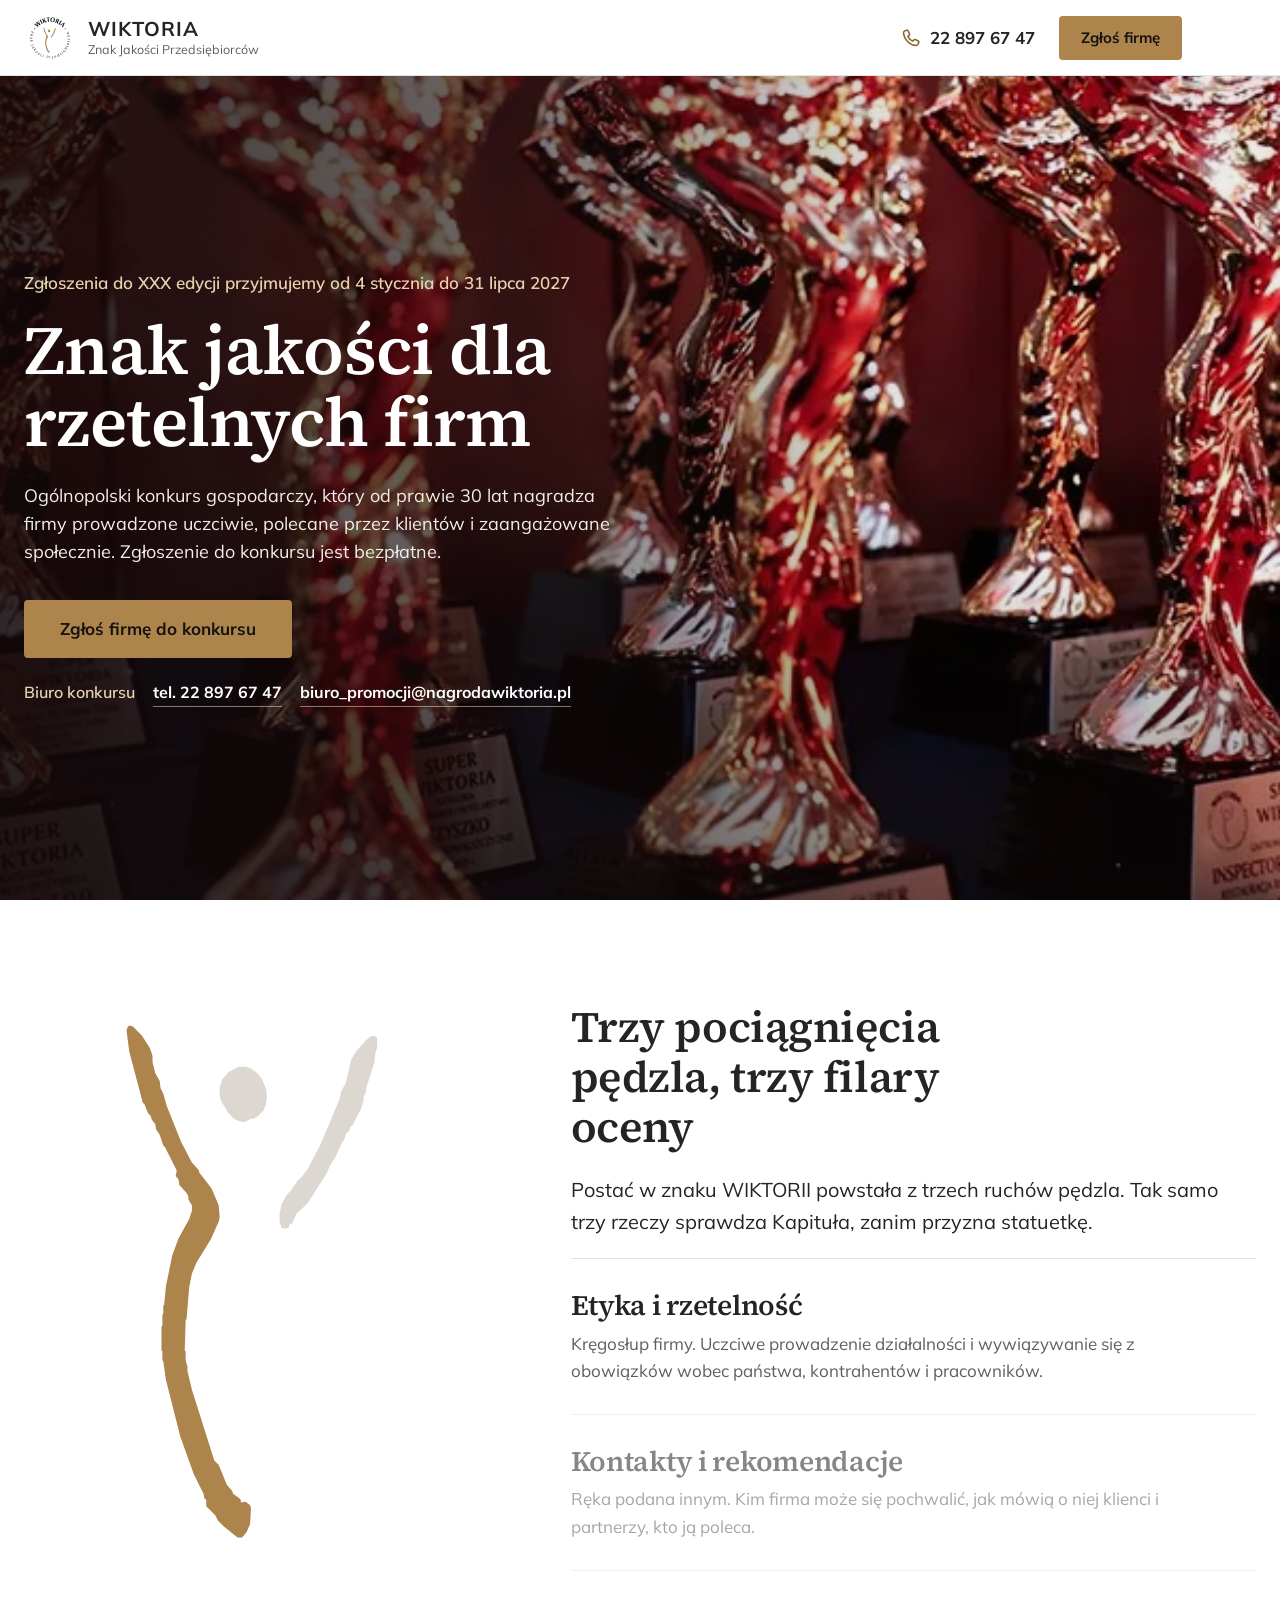
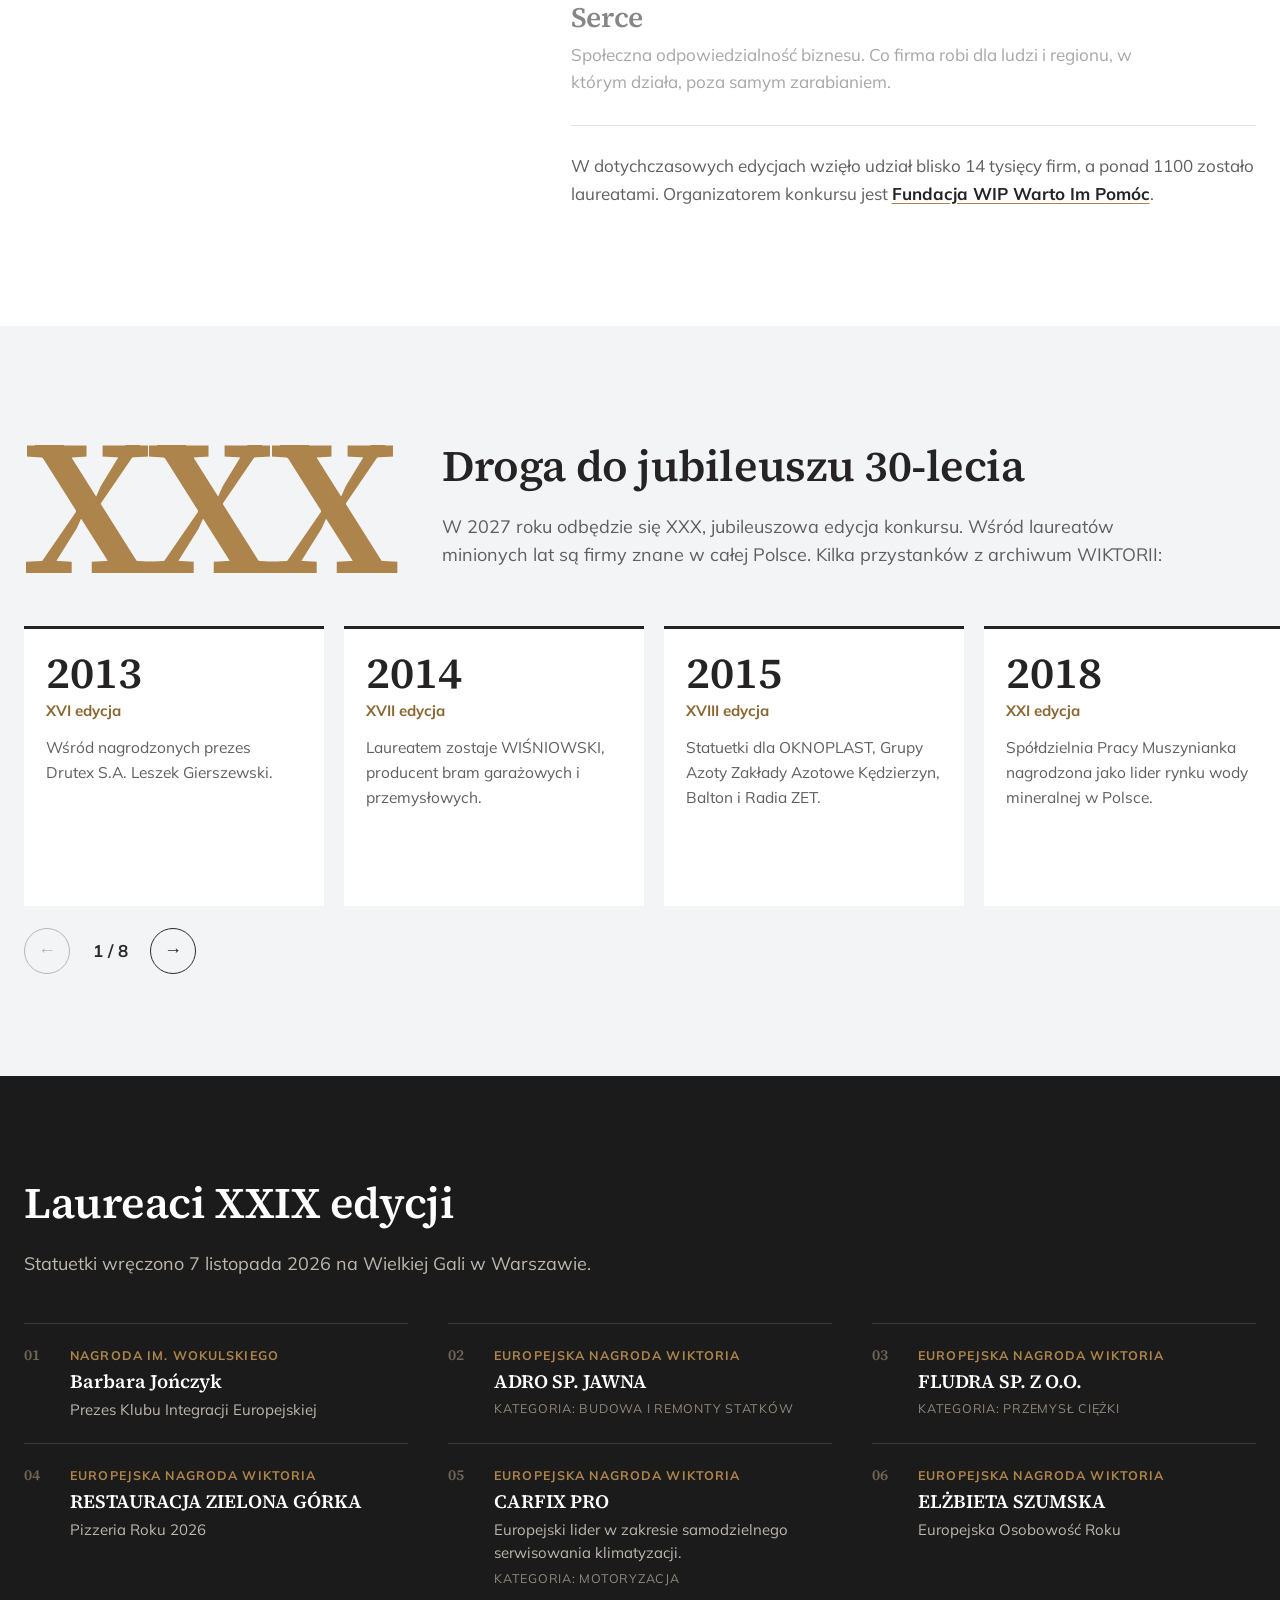
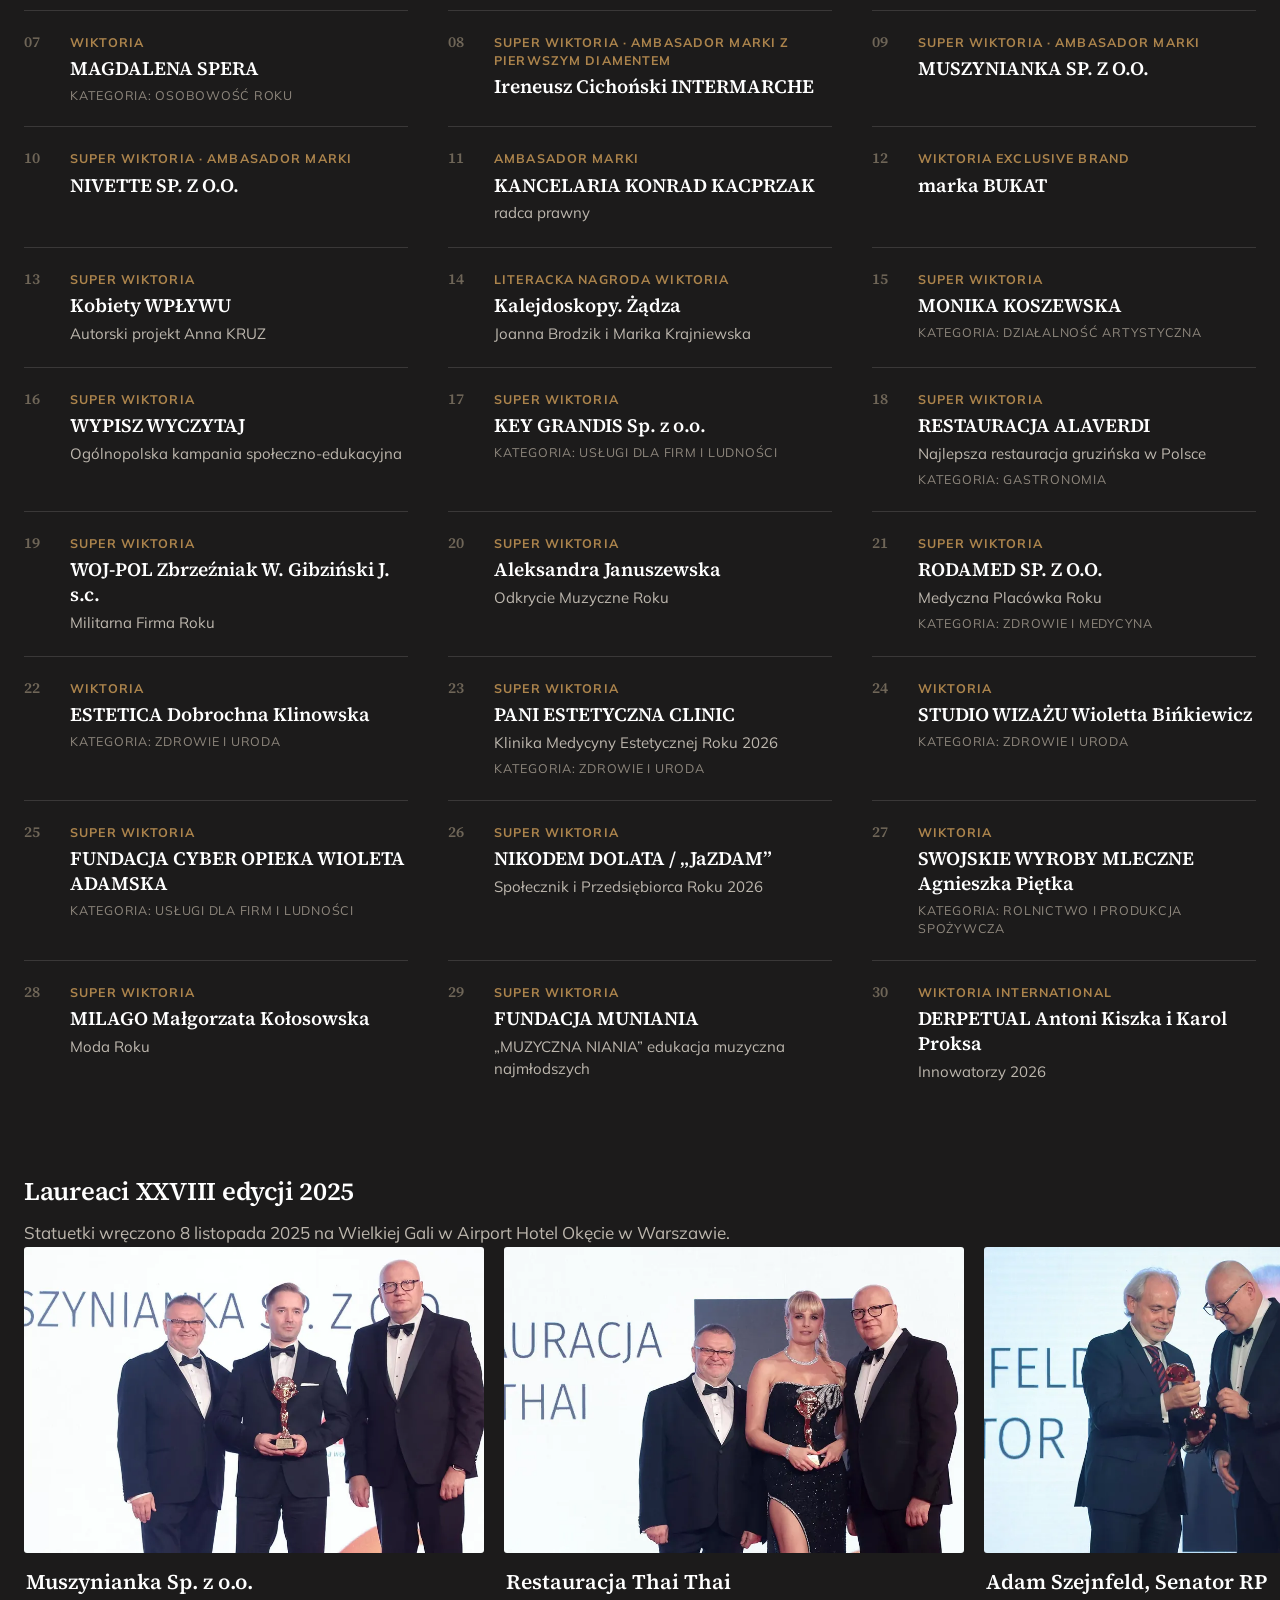
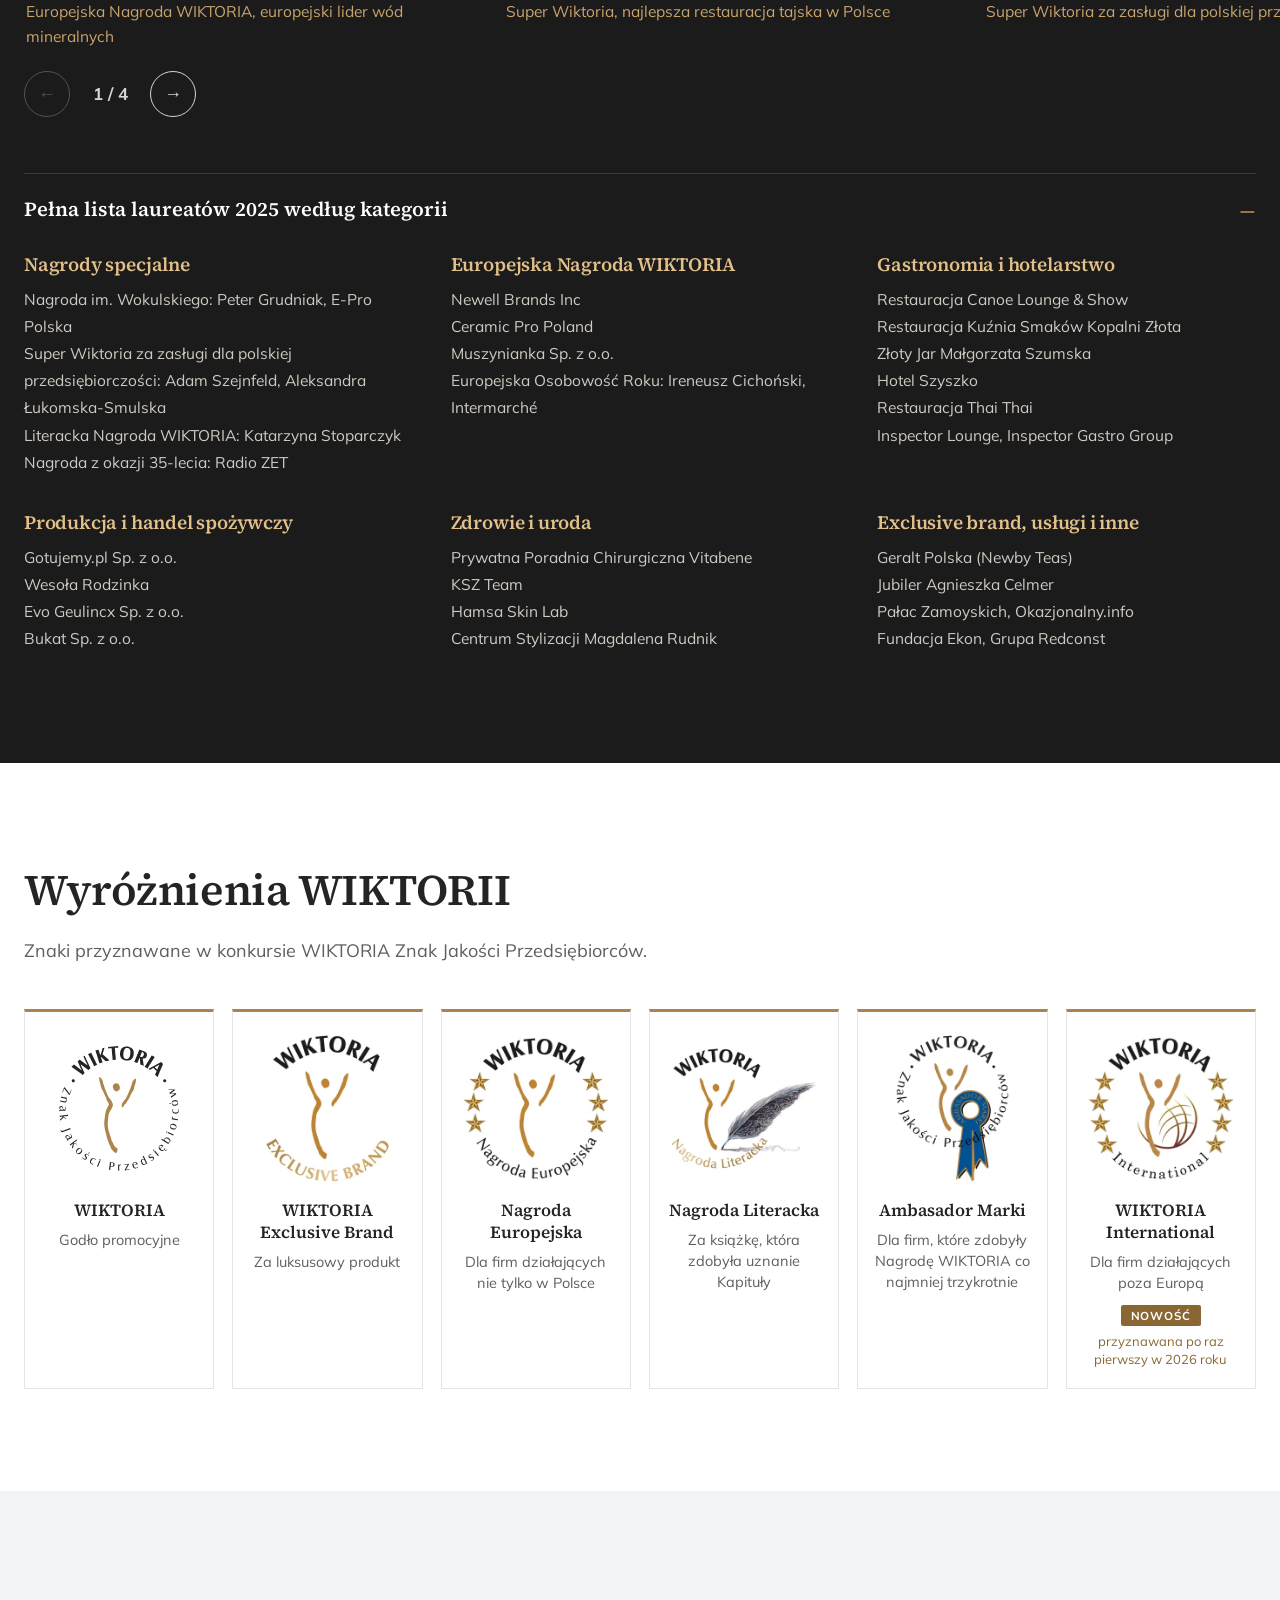
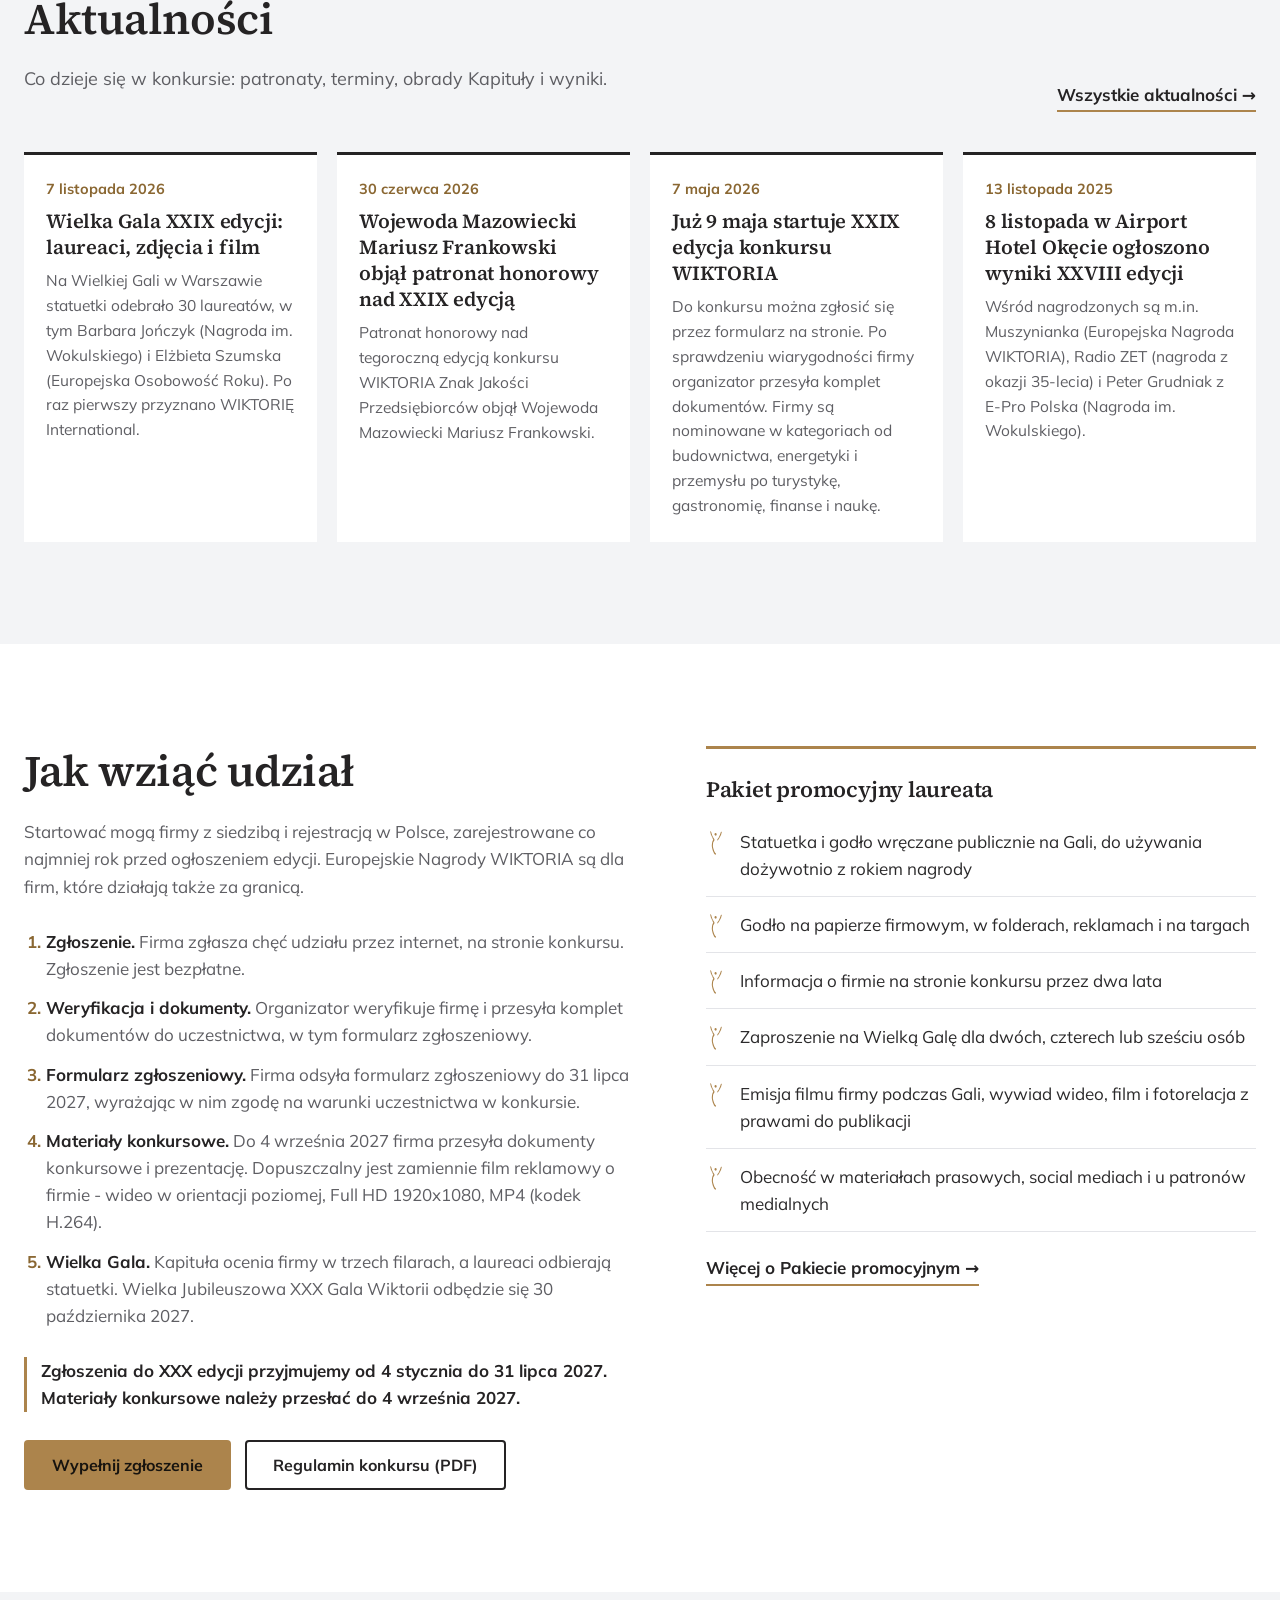
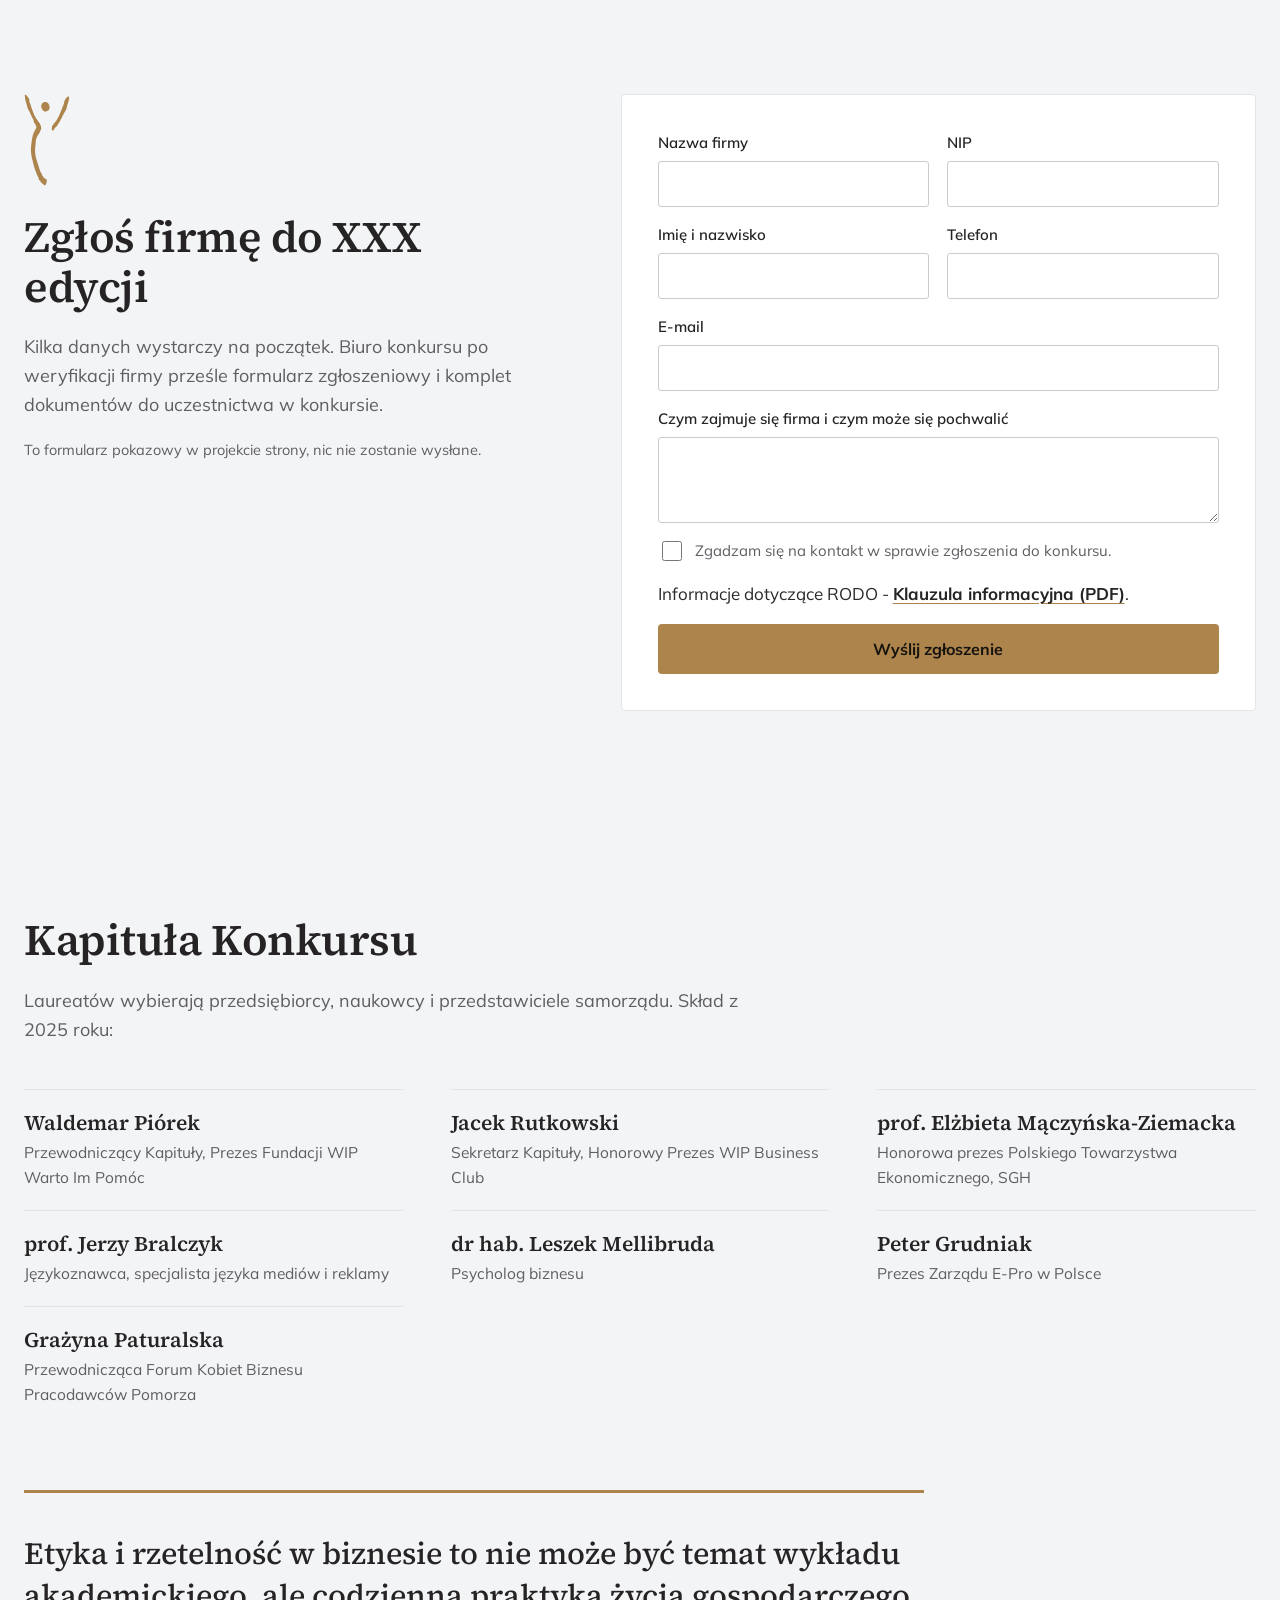
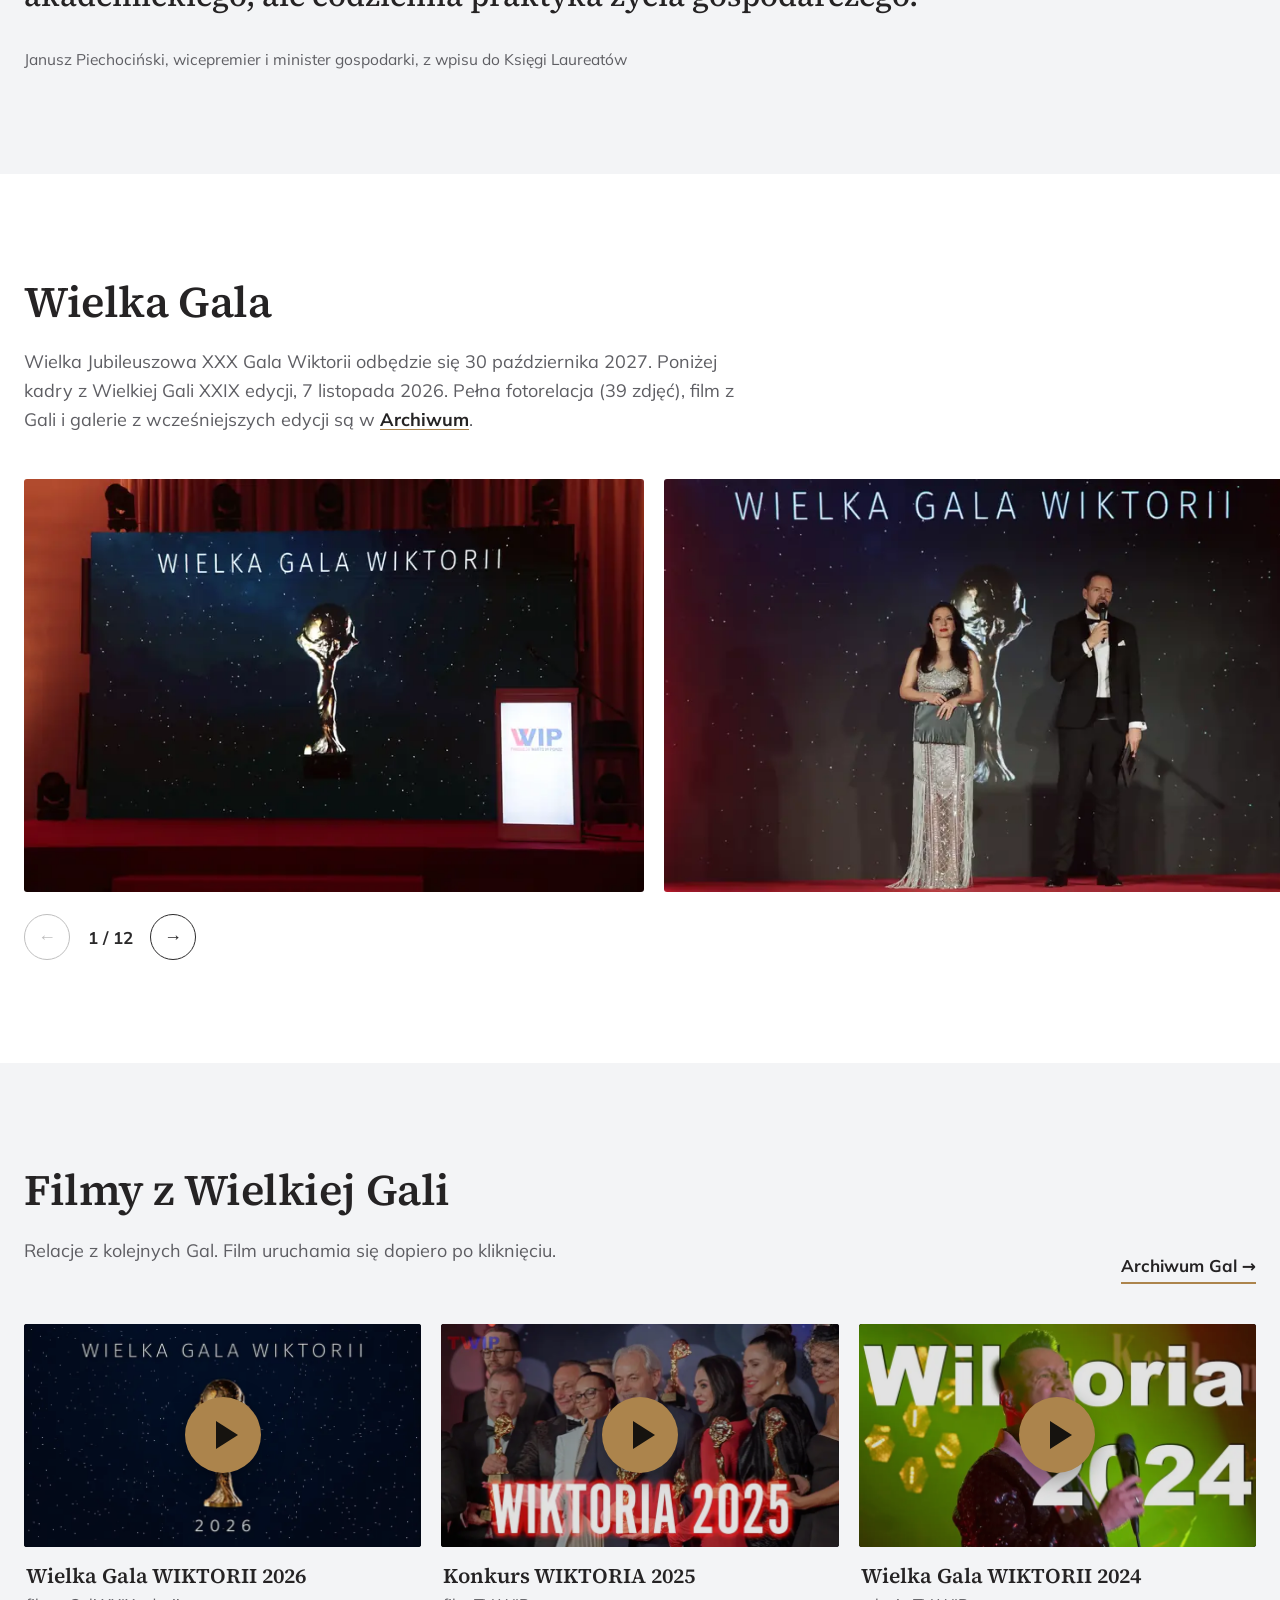
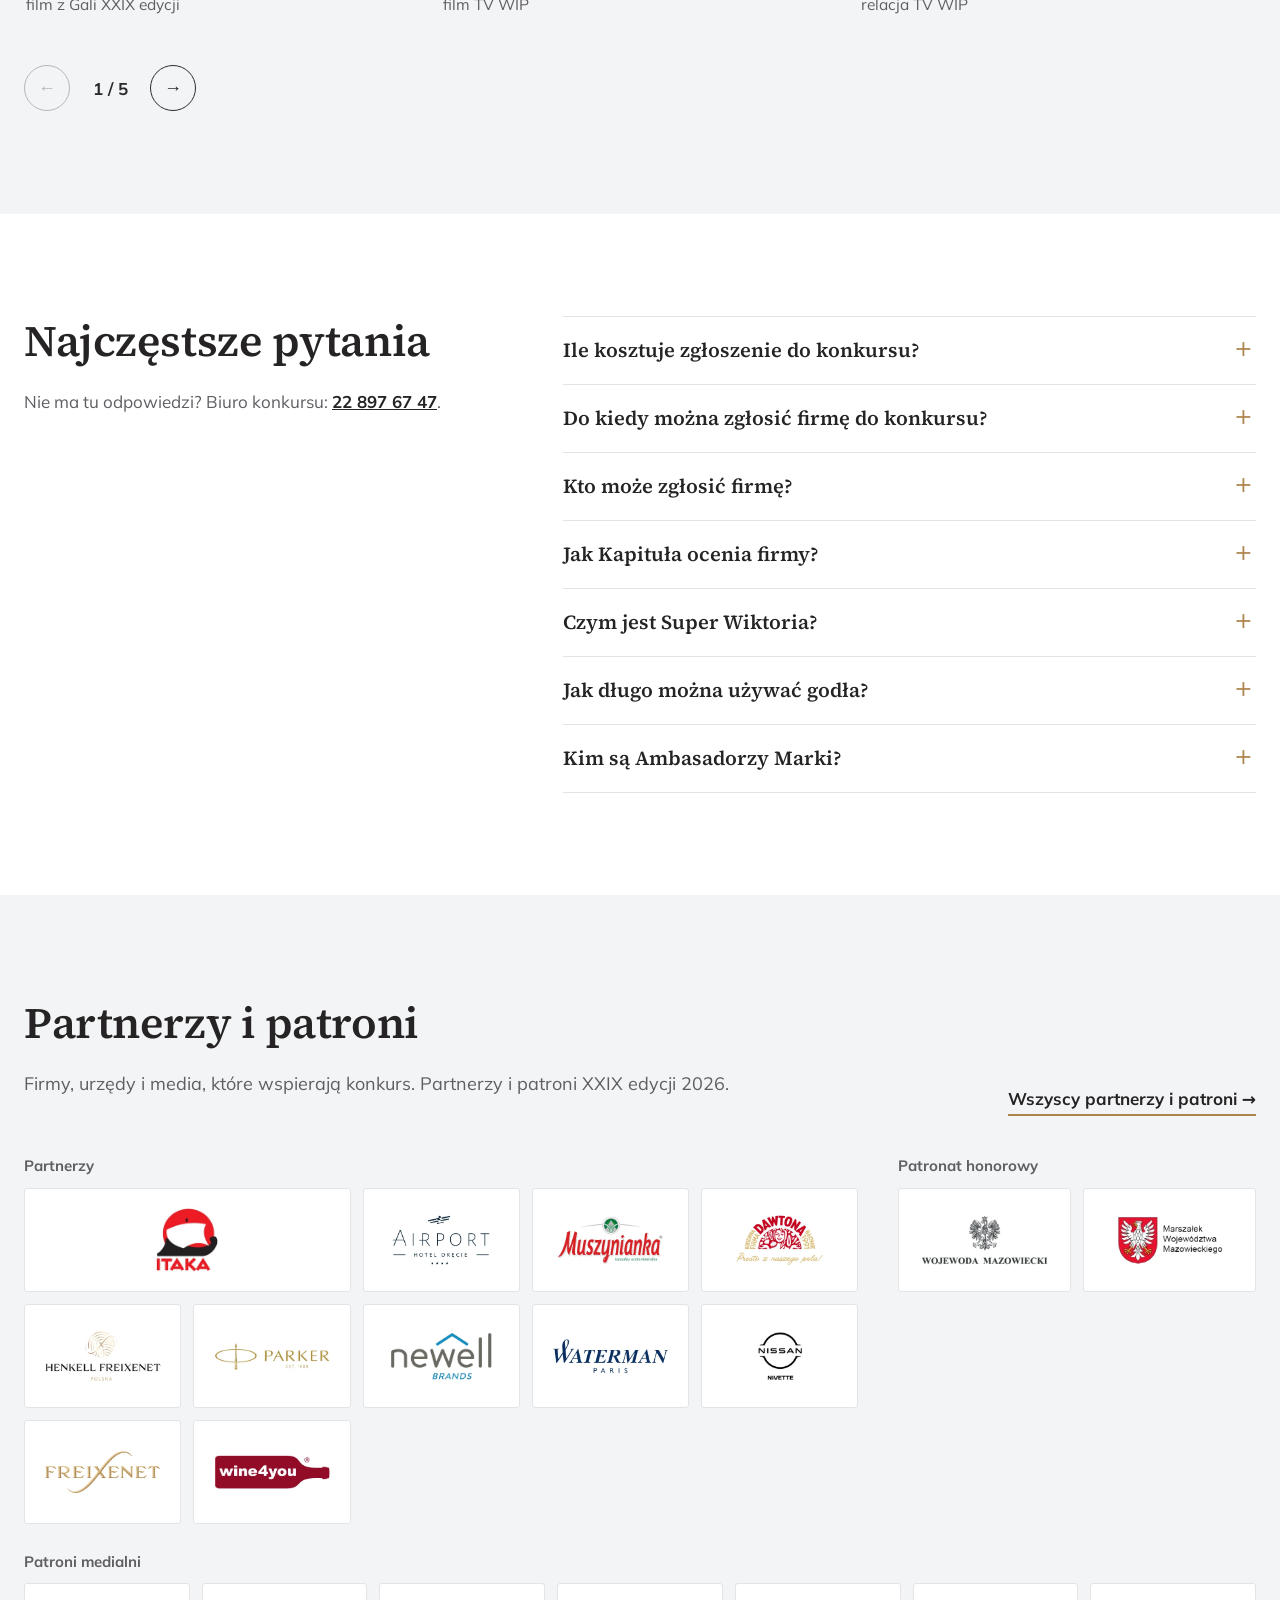
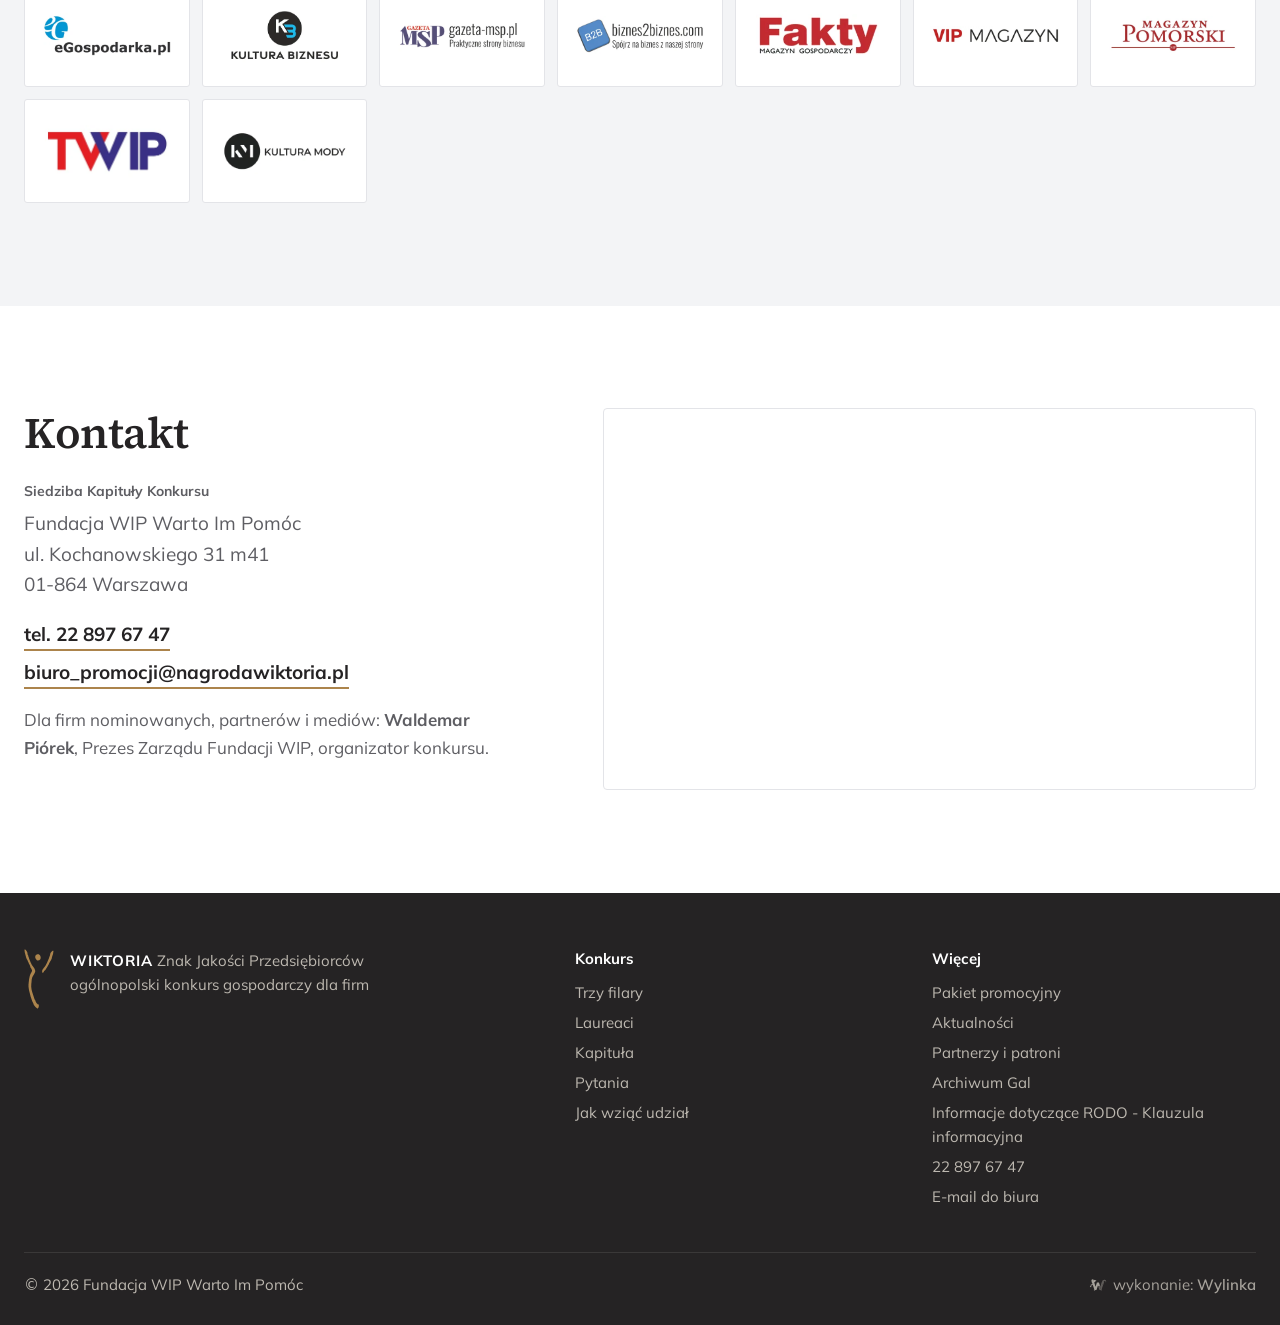
<file: index.html>
<!doctype html>
<html lang="pl">
<head>
<meta charset="utf-8">
<meta name="viewport" content="width=device-width,initial-scale=1,viewport-fit=cover">
<meta name="robots" content="noindex,nofollow">
<title>Konkurs gospodarczy dla firm WIKTORIA - Znak Jakości Przedsiębiorców</title>
<meta name="description" content="WIKTORIA Znak Jakości Przedsiębiorców: ogólnopolski konkurs gospodarczy dla rzetelnych firm od prawie 30 lat. Zgłoszenie do konkursu jest bezpłatne, statuetki na Wielkiej Gali w Warszawie. Zgłoszenia do kolejnej edycji przyjmujemy od 4 stycznia do 31 lipca.">
<meta name="theme-color" content="#ffffff">
<link rel="icon" href="img/logo.svg" type="image/svg+xml">
<link rel="preload" href="fonts/mulish.woff2" as="font" type="font/woff2" crossorigin>
<link rel="preload" href="fonts/sourceserif4.woff2" as="font" type="font/woff2" crossorigin>
<link rel="preload" as="image" href="img/hero-tel.webp" media="(max-width:760px)">
<link rel="preload" as="image" href="img/hero.webp" media="(min-width:761px)">
<link rel="stylesheet" href="style.css">
<style>
.wylinka-badge{display:inline-flex;align-items:center;gap:.4em;color:inherit;text-decoration:none;font-size:1em;line-height:1;opacity:.85}
.wylinka-badge:hover,.wylinka-badge:focus-visible{opacity:1}
.wylinka-badge:focus-visible{outline:2px solid currentColor;outline-offset:3px;border-radius:2px}
.wylinka-badge svg{width:18px;height:18px;flex:none;overflow:visible}
.wylinka-badge b{font-weight:600}
.wylinka-badge .wy-old{opacity:.45;transform-origin:40px 30px;transition:transform .32s cubic-bezier(.3,.7,.4,1),opacity .32s ease-out}
.wylinka-badge .wy-pod{opacity:0;transition:opacity .2s ease-out .08s}
.wylinka-badge:hover .wy-old,.wylinka-badge:focus-visible .wy-old{transform:translate(9px,7px) rotate(9deg);opacity:0}
.wylinka-badge:hover .wy-pod,.wylinka-badge:focus-visible .wy-pod{opacity:1}
@media (prefers-reduced-motion:reduce){.wylinka-badge .wy-old,.wylinka-badge .wy-pod{transition:none}.wylinka-badge:hover .wy-old,.wylinka-badge:focus-visible .wy-old{transform:none;opacity:.45}.wylinka-badge:hover .wy-pod,.wylinka-badge:focus-visible .wy-pod{opacity:0}}
</style>
<script type="application/ld+json">
{"@context":"https://schema.org","@graph":[
{"@type":"Organization","name":"WIKTORIA Znak Jakości Przedsiębiorców","alternateName":"Nagroda WIKTORIA","url":"https://nagrodawiktoria.pl/","logo":"https://nagrodawiktoria.pl/img/logo.svg","telephone":"+48228976747","email":"biuro_promocji@nagrodawiktoria.pl","address":{"@type":"PostalAddress","streetAddress":"ul. Kochanowskiego 31 m41","postalCode":"01-864","addressLocality":"Warszawa","addressCountry":"PL"},"parentOrganization":{"@type":"NGO","name":"Fundacja WIP Warto Im Pomóc","url":"https://www.wipfundacja.pl/"}},
{"@type":"FAQPage","mainEntity":[
{"@type":"Question","name":"Ile kosztuje zgłoszenie do konkursu WIKTORIA?","acceptedAnswer":{"@type":"Answer","text":"Zgłoszenie do konkursu jest bezpłatne. Po weryfikacji organizator przesyła firmie komplet dokumentów do uczestnictwa, w tym formularz zgłoszeniowy."}},
{"@type":"Question","name":"Do kiedy można zgłosić firmę do konkursu?","acceptedAnswer":{"@type":"Answer","text":"Zgłoszenia do XXX edycji przyjmujemy od 4 stycznia do 31 lipca 2027. Materiały konkursowe należy przesłać do 4 września 2027. Wielka Jubileuszowa XXX Gala Wiktorii odbędzie się 30 października 2027."}},
{"@type":"Question","name":"Kto może zgłosić firmę do konkursu?","acceptedAnswer":{"@type":"Answer","text":"Podmioty gospodarcze z siedzibą i rejestracją w Polsce, zarejestrowane co najmniej rok przed ogłoszeniem edycji. Firma zgłasza się sama przez stronę konkursu. Organizator może też sam nominować firmy."}},
{"@type":"Question","name":"Co otrzymuje laureat WIKTORII?","acceptedAnswer":{"@type":"Answer","text":"Statuetkę i godło promocyjne WIKTORII do używania dożywotnio z podaniem roku nagrody, informację na stronie konkursu przez dwa lata, zaproszenie na Wielką Galę, film i fotorelację z Gali oraz obecność w materiałach prasowych."}},
{"@type":"Question","name":"Jak Kapituła ocenia firmy?","acceptedAnswer":{"@type":"Answer","text":"Ocena opiera się na trzech filarach: etyce i rzetelności wobec państwa, kontaktach i rekomendacjach od klientów i partnerów oraz społecznej odpowiedzialności biznesu."}}
]}]}
</script>
</head>
<body data-strona="glowna">

<svg width="0" height="0" style="position:absolute" aria-hidden="true">
  <defs>
    <symbol id="s-glowa" viewBox="436 350 289 581"><path d="M565 400 554 406 547 414 544 423 544 432 546 439 554 452 560 458 566 461 572 462 579 458 582 458 586 456 593 449 596 442 596 437 597 436 596 425 591 413 586 407 579 402 573 400Z"/></symbol>
    <symbol id="s-reka" viewBox="436 350 289 581"><path d="M718 366 713 366 707 371 697 382 691 392 685 418 680 427 678 436 657 486 643 513 636 523 630 528 630 530 626 534 625 537 619 543 613 554 611 564 611 573 613 580 617 581 621 580 622 576 625 575 630 564 642 553 663 520 668 509 673 502 681 484 683 482 685 475 689 471 690 467 692 466 702 447 705 437 705 433 707 430 708 423 717 395 718 384 720 379 720 368Z"/></symbol>
    <symbol id="s-cialo" viewBox="436 350 289 581"><path d="M443 354 441 356 440 360 443 383 458 440 460 442 464 452 467 455 468 459 472 464 473 470 477 476 481 488 483 490 496 516 495 522 498 526 499 532 507 541 509 545 509 548 513 555 513 561 510 570 498 592 491 611 484 645 482 666 481 667 481 676 480 677 480 689 479 690 479 717 480 718 480 728 481 729 484 750 500 813 515 855 526 877 527 882 529 884 529 891 539 901 542 907 549 914 564 926 569 926 574 920 578 911 579 893 578 890 573 886 568 887 567 883 559 877 558 874 552 867 543 845 538 840 513 761 508 740 508 735 506 728 506 718 505 717 506 683 507 682 510 646 513 631 518 619 534 593 543 573 544 568 543 555 535 536 521 518 521 516 513 507 501 484 485 444 481 430 478 424 477 416 472 407 469 395 469 388 466 379 457 365 447 355Z"/></symbol>
    <symbol id="postac" viewBox="436 350 289 581"><path d="M565 400 554 406 547 414 544 423 544 432 546 439 554 452 560 458 566 461 572 462 579 458 582 458 586 456 593 449 596 442 596 437 597 436 596 425 591 413 586 407 579 402 573 400ZM718 366 713 366 707 371 697 382 691 392 685 418 680 427 678 436 657 486 643 513 636 523 630 528 630 530 626 534 625 537 619 543 613 554 611 564 611 573 613 580 617 581 621 580 622 576 625 575 630 564 642 553 663 520 668 509 673 502 681 484 683 482 685 475 689 471 690 467 692 466 702 447 705 437 705 433 707 430 708 423 717 395 718 384 720 379 720 368ZM443 354 441 356 440 360 443 383 458 440 460 442 464 452 467 455 468 459 472 464 473 470 477 476 481 488 483 490 496 516 495 522 498 526 499 532 507 541 509 545 509 548 513 555 513 561 510 570 498 592 491 611 484 645 482 666 481 667 481 676 480 677 480 689 479 690 479 717 480 718 480 728 481 729 484 750 500 813 515 855 526 877 527 882 529 884 529 891 539 901 542 907 549 914 564 926 569 926 574 920 578 911 579 893 578 890 573 886 568 887 567 883 559 877 558 874 552 867 543 845 538 840 513 761 508 740 508 735 506 728 506 718 505 717 506 683 507 682 510 646 513 631 518 619 534 593 543 573 544 568 543 555 535 536 521 518 521 516 513 507 501 484 485 444 481 430 478 424 477 416 472 407 469 395 469 388 466 379 457 365 447 355Z"/></symbol>
  </defs>
</svg>

<header class="top" id="top">
  <div class="top-in">
    <a class="marka" href="#top" aria-label="WIKTORIA Znak Jakości Przedsiębiorców, strona główna">
      <img src="img/logo.svg" alt="" width="52" height="52">
      <span><b>WIKTORIA</b><small>Znak Jakości Przedsiębiorców</small></span>
    </a>
    <nav class="menu" id="menu" aria-label="Menu główne">
      <a href="#filary">O konkursie</a>
      <a href="#laureaci">Laureaci</a>
      <a href="#udzial">Jak wziąć udział</a>
      <a href="pakiet-promocyjny/">Pakiet promocyjny</a>
      <a href="aktualnosci/">Aktualności</a>
      <a href="partnerzy/">Partnerzy</a>
      <a href="archiwum/">Archiwum</a>
      <a href="#kontakt">Kontakt</a>
      <a class="menu-tel" href="tel:+48228976747">tel. 22 897 67 47</a>
    </nav>
    <a class="top-tel" href="tel:+48228976747" aria-label="Zadzwoń: 22 897 67 47">
      <svg viewBox="0 0 24 24" aria-hidden="true"><path d="M7.2 3.5c.6-.3 1.3 0 1.6.6l1.5 3.3c.2.5.1 1.1-.3 1.5L8.6 10.2c1 2.2 2.9 4.1 5.2 5.2l1.3-1.4c.4-.4 1-.5 1.5-.3l3.3 1.5c.6.3.9 1 .6 1.6l-.8 2c-.4.9-1.3 1.5-2.3 1.4C10.6 19.7 4.3 13.4 3.8 6.6c-.1-1 .5-1.9 1.4-2.3z" fill="none" stroke="currentColor" stroke-width="1.7" stroke-linejoin="round"/></svg>
      <span>22 897 67 47</span>
    </a>
    <a class="btn btn-zloty top-cta" href="#zglos">Zgłoś firmę</a>
    <button class="burger" id="burger" aria-label="Otwórz menu" aria-expanded="false" aria-controls="menu"><span></span><span></span></button>
  </div>
</header>

<main>
<section class="hero" aria-labelledby="h1">
  <picture class="hero-foto">
    <source media="(max-width:760px)" srcset="img/hero-tel.webp">
    <img src="img/hero.webp" alt="Statuetki WIKTORII przygotowane do wręczenia na Wielkiej Gali" width="1200" height="800" fetchpriority="high">
  </picture>
  <div class="hero-in">
    <p class="hero-info">Zgłoszenia do <span data-edycja-nabor>XXX</span> edycji przyjmujemy od <span data-nabor-zakres>4 stycznia do 31 lipca 2027</span></p>
    <h1 id="h1">Znak jakości dla rzetelnych firm</h1>
    <p class="lead">Ogólnopolski konkurs gospodarczy, który od prawie 30 lat nagradza firmy prowadzone uczciwie, polecane przez klientów i zaangażowane społecznie. Zgłoszenie do konkursu jest bezpłatne.</p>
    <a class="btn btn-zloty btn-duzy" href="#zglos">Zgłoś firmę do konkursu</a>
    <p class="hero-kontakt"><span>Biuro konkursu</span><a href="tel:+48228976747">tel. 22 897 67 47</a><a href="mailto:biuro_promocji@nagrodawiktoria.pl">biuro_promocji@nagrodawiktoria.pl</a></p>
  </div>
</section>

<section class="filary" id="filary">
  <div class="wrap filary-in">
    <div class="filary-znak" aria-hidden="true">
      <svg class="duza-postac" data-akt="1" viewBox="0 0 289 581">
        <use href="#s-cialo" class="p1"/><use href="#s-reka" class="p2"/><use href="#s-glowa" class="p3"/>
      </svg>
    </div>
    <div class="filary-tresc">
      <h2>Trzy pociągnięcia pędzla, trzy filary oceny</h2>
      <p class="duzy">Postać w znaku WIKTORII powstała z trzech ruchów pędzla. Tak samo trzy rzeczy sprawdza Kapituła, zanim przyzna statuetkę.</p>
      <article class="filar" data-filar="1">
        <svg class="mala-postac" viewBox="0 0 289 581" aria-hidden="true"><use href="#s-cialo" class="on"/><use href="#s-reka"/><use href="#s-glowa"/></svg>
        <h3>Etyka i rzetelność</h3>
        <p>Kręgosłup firmy. Uczciwe prowadzenie działalności i wywiązywanie się z obowiązków wobec państwa, kontrahentów i pracowników.</p>
      </article>
      <article class="filar" data-filar="2">
        <svg class="mala-postac" viewBox="0 0 289 581" aria-hidden="true"><use href="#s-cialo"/><use href="#s-reka" class="on"/><use href="#s-glowa"/></svg>
        <h3>Kontakty i rekomendacje</h3>
        <p>Ręka podana innym. Kim firma może się pochwalić, jak mówią o niej klienci i partnerzy, kto ją poleca.</p>
      </article>
      <article class="filar" data-filar="3">
        <svg class="mala-postac" viewBox="0 0 289 581" aria-hidden="true"><use href="#s-cialo"/><use href="#s-reka"/><use href="#s-glowa" class="on"/></svg>
        <h3>Serce</h3>
        <p>Społeczna odpowiedzialność biznesu. Co firma robi dla ludzi i regionu, w którym działa, poza samym zarabianiem.</p>
      </article>
      <p class="filary-liczby">W dotychczasowych edycjach wzięło udział blisko 14 tysięcy firm, a ponad 1100 zostało laureatami. Organizatorem konkursu jest <a href="https://www.wipfundacja.pl/" rel="noopener">Fundacja WIP Warto Im Pomóc</a>.</p>
    </div>
  </div>
</section>

<section class="droga" id="droga">
  <div class="wrap droga-gl">
    <p class="droga-xxx" aria-hidden="true">XXX</p>
    <div>
      <h2>Droga do jubileuszu 30‑lecia</h2>
      <p>W 2027 roku odbędzie się XXX, jubileuszowa edycja konkursu. Wśród laureatów minionych lat są firmy znane w całej Polsce. Kilka przystanków z archiwum WIKTORII:</p>
    </div>
  </div>
  <div class="karuzela" data-karuzela>
    <ol class="tor tor-lata" tabindex="0" aria-label="Oś lat konkursu, przewiń w bok">
      <li class="rok"><span class="rok-nr">2013</span><span class="rok-ed">XVI edycja</span><p>Wśród nagrodzonych prezes Drutex S.A. Leszek Gierszewski.</p></li>
      <li class="rok"><span class="rok-nr">2014</span><span class="rok-ed">XVII edycja</span><p>Laureatem zostaje WIŚNIOWSKI, producent bram garażowych i przemysłowych.</p></li>
      <li class="rok"><span class="rok-nr">2015</span><span class="rok-ed">XVIII edycja</span><p>Statuetki dla OKNOPLAST, Grupy Azoty Zakłady Azotowe Kędzierzyn, Balton i Radia ZET.</p></li>
      <li class="rok"><span class="rok-nr">2018</span><span class="rok-ed">XXI edycja</span><p>Spółdzielnia Pracy Muszynianka nagrodzona jako lider rynku wody mineralnej w Polsce.</p></li>
      <li class="rok"><span class="rok-nr">2022</span><span class="rok-ed">XXV edycja</span><p>Jubileuszowa, 25. edycja. Nagrody rozdane 15 października.</p></li>
      <li class="rok"><span class="rok-nr">2025</span><span class="rok-ed">XXVIII edycja</span><p>36 nowych laureatów, Gala w Airport Hotel Okęcie, Europejska Nagroda WIKTORIA dla Muszynianki.</p></li>
      <li class="rok"><span class="rok-nr">2026</span><span class="rok-ed">XXIX edycja</span><p>Wielka Gala 7 listopada w Warszawie, 30 laureatów, pierwsza WIKTORIA International.</p></li>
      <li class="rok rok-jub"><span class="rok-nr">2027</span><span class="rok-ed">XXX edycja</span><p>Jubileusz 30-lecia. Zgłoszenia od 4 stycznia do 31 lipca 2027, Wielka Jubileuszowa Gala 30 października 2027.</p><a href="#zglos" class="rok-link">Zgłoś firmę</a></li>
    </ol>
    <div class="kar-nav"><button class="kar-prev" aria-label="Poprzednie">&#8592;</button><span class="kar-licz">1 / 8</span><button class="kar-next" aria-label="Następne">&#8594;</button></div>
  </div>
</section>

<section class="laureaci" id="laureaci">
  <div class="wrap">
    <div class="sekcja-gl">
      <h2>Laureaci XXIX edycji</h2>
      <p>Statuetki wręczono 7 listopada 2026 na Wielkiej Gali w Warszawie.</p>
    </div>
    <ol class="l26-lista" data-l26><li class="l26"><span class="l26-nagr">Nagroda im. Wokulskiego</span><b>Barbara Jończyk</b><span>Prezes Klubu Integracji Europejskiej</span></li><li class="l26"><span class="l26-nagr">Europejska Nagroda WIKTORIA</span><b>ADRO SP. JAWNA</b><span class="l26-kat">Kategoria: budowa i remonty statków</span></li><li class="l26"><span class="l26-nagr">Europejska Nagroda WIKTORIA</span><b>FLUDRA SP. Z O.O.</b><span class="l26-kat">Kategoria: przemysł ciężki</span></li><li class="l26"><span class="l26-nagr">Europejska Nagroda WIKTORIA</span><b>RESTAURACJA ZIELONA GÓRKA</b><span>Pizzeria Roku 2026</span></li><li class="l26"><span class="l26-nagr">Europejska Nagroda WIKTORIA</span><b>CARFIX PRO</b><span>Europejski lider w zakresie samodzielnego serwisowania klimatyzacji.</span><span class="l26-kat">Kategoria: motoryzacja</span></li><li class="l26"><span class="l26-nagr">Europejska Nagroda WIKTORIA</span><b>ELŻBIETA SZUMSKA</b><span>Europejska Osobowość Roku</span></li><li class="l26"><span class="l26-nagr">WIKTORIA</span><b>MAGDALENA SPERA</b><span class="l26-kat">Kategoria: osobowość roku</span></li><li class="l26"><span class="l26-nagr">Super Wiktoria · Ambasador Marki z pierwszym diamentem</span><b>Ireneusz Cichoński INTERMARCHE</b></li><li class="l26"><span class="l26-nagr">Super Wiktoria · Ambasador Marki</span><b>MUSZYNIANKA SP. Z O.O.</b></li><li class="l26"><span class="l26-nagr">Super Wiktoria · Ambasador Marki</span><b>NIVETTE SP. Z O.O.</b></li><li class="l26"><span class="l26-nagr">Ambasador Marki</span><b>KANCELARIA KONRAD KACPRZAK</b><span>radca prawny</span></li><li class="l26"><span class="l26-nagr">WIKTORIA Exclusive Brand</span><b>marka BUKAT</b></li><li class="l26"><span class="l26-nagr">Super Wiktoria</span><b>Kobiety WPŁYWU</b><span>Autorski projekt Anna KRUZ</span></li><li class="l26"><span class="l26-nagr">Literacka Nagroda WIKTORIA</span><b>Kalejdoskopy. Żądza</b><span>Joanna Brodzik i Marika Krajniewska</span></li><li class="l26"><span class="l26-nagr">Super Wiktoria</span><b>MONIKA KOSZEWSKA</b><span class="l26-kat">Kategoria: działalność artystyczna</span></li><li class="l26"><span class="l26-nagr">Super Wiktoria</span><b>WYPISZ WYCZYTAJ</b><span>Ogólnopolska kampania społeczno-edukacyjna</span></li><li class="l26"><span class="l26-nagr">Super Wiktoria</span><b>KEY GRANDIS Sp. z o.o.</b><span class="l26-kat">Kategoria: usługi dla firm i ludności</span></li><li class="l26"><span class="l26-nagr">Super Wiktoria</span><b>RESTAURACJA ALAVERDI</b><span>Najlepsza restauracja gruzińska w Polsce</span><span class="l26-kat">Kategoria: gastronomia</span></li><li class="l26"><span class="l26-nagr">Super Wiktoria</span><b>WOJ-POL Zbrzeźniak W. Gibziński J. s.c.</b><span>Militarna Firma Roku</span></li><li class="l26"><span class="l26-nagr">Super Wiktoria</span><b>Aleksandra Januszewska</b><span>Odkrycie Muzyczne Roku</span></li><li class="l26"><span class="l26-nagr">Super Wiktoria</span><b>RODAMED SP. Z O.O.</b><span>Medyczna Placówka Roku</span><span class="l26-kat">Kategoria: zdrowie i medycyna</span></li><li class="l26"><span class="l26-nagr">WIKTORIA</span><b>ESTETICA Dobrochna Klinowska</b><span class="l26-kat">Kategoria: zdrowie i uroda</span></li><li class="l26"><span class="l26-nagr">Super Wiktoria</span><b>PANI ESTETYCZNA CLINIC</b><span>Klinika Medycyny Estetycznej Roku 2026</span><span class="l26-kat">Kategoria: zdrowie i uroda</span></li><li class="l26"><span class="l26-nagr">WIKTORIA</span><b>STUDIO WIZAŻU Wioletta Bińkiewicz</b><span class="l26-kat">Kategoria: zdrowie i uroda</span></li><li class="l26"><span class="l26-nagr">Super Wiktoria</span><b>FUNDACJA CYBER OPIEKA WIOLETA ADAMSKA</b><span class="l26-kat">Kategoria: usługi dla firm i ludności</span></li><li class="l26"><span class="l26-nagr">Super Wiktoria</span><b>NIKODEM DOLATA / „JaZDAM”</b><span>Społecznik i Przedsiębiorca Roku 2026</span></li><li class="l26"><span class="l26-nagr">WIKTORIA</span><b>SWOJSKIE WYROBY MLECZNE Agnieszka Piętka</b><span class="l26-kat">Kategoria: rolnictwo i produkcja spożywcza</span></li><li class="l26"><span class="l26-nagr">Super Wiktoria</span><b>MILAGO Małgorzata Kołosowska</b><span>Moda Roku</span></li><li class="l26"><span class="l26-nagr">Super Wiktoria</span><b>FUNDACJA MUNIANIA</b><span>„MUZYCZNA NIANIA” edukacja muzyczna najmłodszych</span></li><li class="l26"><span class="l26-nagr">WIKTORIA International</span><b>DERPETUAL Antoni Kiszka i Karol Proksa</b><span>Innowatorzy 2026</span></li></ol>
    <button class="l26-wiecej" type="button" data-l26-wiecej hidden>Pokaż wszystkich laureatów (30)</button>
    <h3 class="l25-gl">Laureaci XXVIII edycji 2025</h3>
    <p class="l25-op">Statuetki wręczono 8 listopada 2025 na Wielkiej Gali w Airport Hotel Okęcie w Warszawie.</p>
  </div>
  <div class="karuzela" data-karuzela>
    <div class="tor" tabindex="0" aria-label="Zdjęcia z wręczenia nagród, przewiń w bok" data-lb-grupa>
      <figure class="karta"><a class="lb-a" href="img/l-muszynianka.webp" data-lb draggable="false"><img src="img/l-muszynianka.webp" alt="Wręczenie Europejskiej Nagrody WIKTORIA przedstawicielowi Muszynianki" width="900" height="600" loading="lazy"></a><figcaption><b>Muszynianka Sp. z o.o.</b><span>Europejska Nagroda WIKTORIA, europejski lider wód mineralnych</span></figcaption></figure>
      <figure class="karta"><a class="lb-a" href="img/l-thaithai.webp" data-lb draggable="false"><img src="img/l-thaithai.webp" alt="Laureatka z Restauracji Thai Thai ze statuetką na scenie Gali" width="900" height="600" loading="lazy"></a><figcaption><b>Restauracja Thai Thai</b><span>Super Wiktoria, najlepsza restauracja tajska w Polsce</span></figcaption></figure>
      <figure class="karta"><a class="lb-a" href="img/l-szejnfeld.webp" data-lb draggable="false"><img src="img/l-szejnfeld.webp" alt="Wręczenie Super Wiktorii za zasługi dla polskiej przedsiębiorczości" width="900" height="600" loading="lazy"></a><figcaption><b>Adam Szejnfeld, Senator RP</b><span>Super Wiktoria za zasługi dla polskiej przedsiębiorczości</span></figcaption></figure>
      <figure class="karta"><a class="lb-a" href="img/l-okazjonalny.webp" data-lb draggable="false"><img src="img/l-okazjonalny.webp" alt="Laureatka Okazjonalny.info ze statuetką WIKTORII" width="1200" height="800" loading="lazy"></a><figcaption><b>Okazjonalny.info</b><span>Super Wiktoria, lider najmu okazjonalnego w Polsce</span></figcaption></figure>
    </div>
    <div class="kar-nav"><button class="kar-prev" aria-label="Poprzednie">&#8592;</button><span class="kar-licz">1 / 4</span><button class="kar-next" aria-label="Następne">&#8594;</button></div>
  </div>
  <div class="wrap">
    <details class="lista-laur" id="lista-laur">
      <summary>Pełna lista laureatów 2025 według kategorii</summary>
      <div class="kategorie">
        <div><h3>Nagrody specjalne</h3><p>Nagroda im. Wokulskiego: Peter Grudniak, E-Pro Polska<br>Super Wiktoria za zasługi dla polskiej przedsiębiorczości: Adam Szejnfeld, Aleksandra Łukomska-Smulska<br>Literacka Nagroda WIKTORIA: Katarzyna Stoparczyk<br>Nagroda z okazji 35-lecia: Radio ZET</p></div>
        <div><h3>Europejska Nagroda WIKTORIA</h3><p>Newell Brands Inc<br>Ceramic Pro Poland<br>Muszynianka Sp. z o.o.<br>Europejska Osobowość Roku: Ireneusz Cichoński, Intermarché</p></div>
        <div><h3>Gastronomia i hotelarstwo</h3><p>Restauracja Canoe Lounge &amp; Show<br>Restauracja Kuźnia Smaków Kopalni Złota<br>Złoty Jar Małgorzata Szumska<br>Hotel Szyszko<br>Restauracja Thai Thai<br>Inspector Lounge, Inspector Gastro Group</p></div>
        <div><h3>Produkcja i handel spożywczy</h3><p>Gotujemy.pl Sp. z o.o.<br>Wesoła Rodzinka<br>Evo Geulincx Sp. z o.o.<br>Bukat Sp. z o.o.</p></div>
        <div><h3>Zdrowie i uroda</h3><p>Prywatna Poradnia Chirurgiczna Vitabene<br>KSZ Team<br>Hamsa Skin Lab<br>Centrum Stylizacji Magdalena Rudnik</p></div>
        <div><h3>Exclusive brand, usługi i inne</h3><p>Geralt Polska (Newby Teas)<br>Jubiler Agnieszka Celmer<br>Pałac Zamoyskich, Okazjonalny.info<br>Fundacja Ekon, Grupa Redconst</p></div>
      </div>
    </details>
  </div>
</section>




<section class="wyroznienia" id="wyroznienia">
  <div class="wrap">
    <div class="sekcja-gl"><h2>Wyróżnienia WIKTORII</h2><p>Znaki przyznawane w konkursie WIKTORIA Znak Jakości Przedsiębiorców.</p></div>
    <ul class="wyr-lista"><li class="wyr"><img src="img/logo.svg" alt="Znak: WIKTORIA Znak Jakości Przedsiębiorców" width="360" height="360" loading="lazy"><b>WIKTORIA</b><span class="wyr-op">Godło promocyjne</span></li><li class="wyr"><img src="img/wyroznienia/exclusive-brand.webp" alt="Znak: WIKTORIA Exclusive Brand" width="360" height="360" loading="lazy"><b>WIKTORIA Exclusive Brand</b><span class="wyr-op">Za luksusowy produkt</span></li><li class="wyr"><img src="img/wyroznienia/nagroda-europejska.webp" alt="Znak: WIKTORIA Nagroda Europejska" width="360" height="360" loading="lazy"><b>Nagroda Europejska</b><span class="wyr-op">Dla firm działających nie tylko w Polsce</span></li><li class="wyr"><img src="img/wyroznienia/nagroda-literacka.webp" alt="Znak: WIKTORIA Nagroda Literacka" width="360" height="360" loading="lazy"><b>Nagroda Literacka</b><span class="wyr-op">Za książkę, która zdobyła uznanie Kapituły</span></li><li class="wyr"><img src="img/wyroznienia/ambasador-marki.webp" alt="Znak: WIKTORIA Ambasador Marki" width="360" height="360" loading="lazy"><b>Ambasador Marki</b><span class="wyr-op">Dla firm, które zdobyły Nagrodę WIKTORIA co najmniej trzykrotnie</span></li><li class="wyr wyr-nowy"><img src="img/wyroznienia/international.webp" alt="Znak: WIKTORIA International" width="360" height="360" loading="lazy"><b>WIKTORIA International</b><span class="wyr-op">Dla firm działających poza Europą</span><span class="wyr-nowosc"><b>Nowość</b><span>przyznawana po raz pierwszy w 2026 roku</span></span></li></ul>
  </div>
</section>

<section class="aktualnosci" id="aktualnosci">
  <div class="wrap">
    <div class="sekcja-gl-flex">
      <div class="sekcja-gl"><h2>Aktualności</h2><p>Co dzieje się w konkursie: patronaty, terminy, obrady Kapituły i wyniki.</p></div>
      <a class="link-dalej" href="aktualnosci/">Wszystkie aktualności</a>
    </div>
    <ul class="newsy"><li class="news"><span class="news-data">7 listopada 2026</span><h3><a href="aktualnosci/#gala-2026">Wielka Gala XXIX edycji: laureaci, zdjęcia i film</a></h3><p>Na Wielkiej Gali w Warszawie statuetki odebrało 30 laureatów, w tym Barbara Jończyk (Nagroda im. Wokulskiego) i Elżbieta Szumska (Europejska Osobowość Roku). Po raz pierwszy przyznano WIKTORIĘ International.</p></li><li class="news"><span class="news-data">30 czerwca 2026</span><h3><a href="aktualnosci/#patronat-wojewody-2026">Wojewoda Mazowiecki Mariusz Frankowski objął patronat honorowy nad XXIX edycją</a></h3><p>Patronat honorowy nad tegoroczną edycją konkursu WIKTORIA Znak Jakości Przedsiębiorców objął Wojewoda Mazowiecki Mariusz Frankowski.</p></li><li class="news"><span class="news-data">7 maja 2026</span><h3><a href="aktualnosci/#start-xxix">Już 9 maja startuje XXIX edycja konkursu WIKTORIA</a></h3><p>Do konkursu można zgłosić się przez formularz na stronie. Po sprawdzeniu wiarygodności firmy organizator przesyła komplet dokumentów. Firmy są nominowane w kategoriach od budownictwa, energetyki i przemysłu po turystykę, gastronomię, finanse i naukę.</p></li><li class="news"><span class="news-data">13 listopada 2025</span><h3><a href="aktualnosci/#wyniki-xxviii">8 listopada w Airport Hotel Okęcie ogłoszono wyniki XXVIII edycji</a></h3><p>Wśród nagrodzonych są m.in. Muszynianka (Europejska Nagroda WIKTORIA), Radio ZET (nagroda z okazji 35-lecia) i Peter Grudniak z E-Pro Polska (Nagroda im. Wokulskiego).</p></li></ul>
  </div>
</section>

<section class="udzial" id="udzial">
  <div class="wrap udzial-in">
    <div>
      <h2>Jak wziąć udział</h2>
      <p>Startować mogą firmy z siedzibą i rejestracją w Polsce, zarejestrowane co najmniej rok przed ogłoszeniem edycji. Europejskie Nagrody WIKTORIA są dla firm, które działają także za granicą.</p>
      <ol class="kroki">
        <li><b>Zgłoszenie.</b> Firma zgłasza chęć udziału przez internet, na stronie konkursu. Zgłoszenie jest bezpłatne.</li>
        <li><b>Weryfikacja i dokumenty.</b> Organizator weryfikuje firmę i przesyła komplet dokumentów do uczestnictwa, w tym formularz zgłoszeniowy.</li>
        <li><b>Formularz zgłoszeniowy.</b> Firma odsyła formularz zgłoszeniowy do <span data-lipiec>31 lipca 2027</span>, wyrażając w nim zgodę na warunki uczestnictwa w konkursie.</li>
        <li><b>Materiały konkursowe.</b> Do <span data-materialy>4 września 2027</span> firma przesyła dokumenty konkursowe i prezentację. Dopuszczalny jest zamiennie film reklamowy o firmie - wideo w orientacji poziomej, Full HD 1920x1080, MP4 (kodek H.264).</li>
        <li><b>Wielka Gala.</b> Kapituła ocenia firmy w trzech filarach, a laureaci odbierają statuetki. Wielka <span data-jubileusz>Jubileuszowa </span><span data-edycja-nabor>XXX</span> Gala Wiktorii odbędzie się <span data-gala>30 października 2027</span>.</li>
      </ol>
      <p class="mocno termin">Zgłoszenia do <span data-edycja-nabor>XXX</span> edycji przyjmujemy od <span data-nabor-zakres>4 stycznia do 31 lipca 2027</span>. Materiały konkursowe należy przesłać do <span data-materialy>4 września 2027</span>.</p>
      <div class="przyciski">
        <a class="btn btn-zloty" href="#zglos">Wypełnij zgłoszenie</a>
        <a class="btn btn-obrys" href="https://nagrodawiktoria.pl/images/zeszyt-skany/regulamin%20konkursu%20wiktoria.pdf" rel="noopener">Regulamin konkursu (PDF)</a>
      </div>
    </div>
    <div class="pakiet">
      <h3>Pakiet promocyjny laureata</h3>
      <ul class="lista-postac">
        <li>Statuetka i godło wręczane publicznie na Gali, do używania dożywotnio z rokiem nagrody</li>
        <li>Godło na papierze firmowym, w folderach, reklamach i na targach</li>
        <li>Informacja o firmie na stronie konkursu przez dwa lata</li>
        <li>Zaproszenie na Wielką Galę dla dwóch, czterech lub sześciu osób</li>
        <li>Emisja filmu firmy podczas Gali, wywiad wideo, film i fotorelacja z prawami do publikacji</li>
        <li>Obecność w materiałach prasowych, social mediach i u patronów medialnych</li>
      </ul>
      <a class="link-dalej" href="pakiet-promocyjny/">Więcej o Pakiecie promocyjnym</a>
    </div>
  </div>
</section>

<section class="zglos" id="zglos">
  <div class="wrap zglos-in">
    <div class="zglos-opis">
      <svg class="zglos-postac" aria-hidden="true"><use href="#postac"/></svg>
      <h2>Zgłoś firmę do <span data-edycja-nabor>XXX</span> edycji</h2>
      <p>Kilka danych wystarczy na początek. Biuro konkursu po weryfikacji firmy prześle formularz zgłoszeniowy i komplet dokumentów do uczestnictwa w konkursie.</p>
      <p class="male">To formularz pokazowy w projekcie strony, nic nie zostanie wysłane.</p>
    </div>
    <form class="form" id="form" novalidate>
      <label>Nazwa firmy<input name="firma" required autocomplete="organization"></label>
      <label>NIP<input name="nip" inputmode="numeric" required></label>
      <label>Imię i nazwisko<input name="osoba" required autocomplete="name"></label>
      <label>Telefon<input name="tel" type="tel" autocomplete="tel"></label>
      <label class="szer">E-mail<input name="email" type="email" required autocomplete="email"></label>
      <label class="szer">Czym zajmuje się firma i czym może się pochwalić<textarea name="opis" rows="3"></textarea></label>
      <label class="zgoda szer"><input type="checkbox" required> Zgadzam się na kontakt w sprawie zgłoszenia do konkursu.</label>
      <p class="male szer rodo-info">Informacje dotyczące RODO - <a href="https://nagrodawiktoria.pl/images/rodo.pdf" rel="noopener">Klauzula informacyjna (PDF)</a>.</p>
      <button class="btn btn-zloty szer" type="submit">Wyślij zgłoszenie</button>
      <p class="form-ok szer" id="form-ok" hidden>Dziękujemy. W gotowej stronie zgłoszenie trafi do Biura Promocji Konkursu.</p>
    </form>
  </div>
</section>

<section class="kapitula" id="kapitula">
  <div class="wrap">
    <div class="sekcja-gl">
      <h2>Kapituła Konkursu</h2>
      <p>Laureatów wybierają przedsiębiorcy, naukowcy i przedstawiciele samorządu. Skład z 2025 roku:</p>
    </div>
    <ul class="osoby">
      <li><b>Waldemar Piórek</b><span>Przewodniczący Kapituły, Prezes Fundacji WIP Warto Im Pomóc</span></li>
      <li><b>Jacek Rutkowski</b><span>Sekretarz Kapituły, Honorowy Prezes WIP Business Club</span></li>
      <li><b>prof. Elżbieta Mączyńska-Ziemacka</b><span>Honorowa prezes Polskiego Towarzystwa Ekonomicznego, SGH</span></li>
      <li><b>prof. Jerzy Bralczyk</b><span>Językoznawca, specjalista języka mediów i reklamy</span></li>
      <li><b>dr hab. Leszek Mellibruda</b><span>Psycholog biznesu</span></li>
      <li><b>Peter Grudniak</b><span>Prezes Zarządu E-Pro w Polsce</span></li>
      <li><b>Grażyna Paturalska</b><span>Przewodnicząca Forum Kobiet Biznesu Pracodawców Pomorza</span></li>
    </ul>
    <blockquote class="cytat">
      <p>Etyka i rzetelność w biznesie to nie może być temat wykładu akademickiego, ale codzienna praktyka życia gospodarczego.</p>
      <footer>Janusz Piechociński, wicepremier i minister gospodarki, z wpisu do Księgi Laureatów</footer>
    </blockquote>
  </div>
</section>

<section class="galeria" id="galeria">
  <div class="wrap">
    <div class="sekcja-gl">
      <h2>Wielka Gala</h2>
      <p>Wielka <span data-jubileusz>Jubileuszowa </span><span data-edycja-nabor>XXX</span> Gala Wiktorii odbędzie się <span data-gala>30 października 2027</span>. Poniżej kadry z Wielkiej Gali XXIX edycji, 7 listopada 2026. Pełna fotorelacja (39 zdjęć), film z Gali i galerie z wcześniejszych edycji są w <a href="archiwum/#e2026">Archiwum</a>.</p>
    </div>
  </div>
  <div class="karuzela" data-karuzela>
    <div class="tor tor-gal" tabindex="0" aria-label="Galeria zdjęć z Gali 2026, przewiń w bok" data-lb-grupa>
      <figure class="foto"><a class="lb-a" href="img/gala2026/2026-01.webp" data-lb draggable="false"><img src="img/gala2026/2026-01-m.webp" srcset="img/gala2026/2026-01-m.webp 720w, img/gala2026/2026-01.webp 1600w" sizes="(max-width:760px) 86vw, 620px" alt="Scena Wielkiej Gali WIKTORII 2026 przed rozpoczęciem" width="720" height="480" loading="lazy" decoding="async"></a></figure>
      <figure class="foto"><a class="lb-a" href="img/gala2026/2026-04.webp" data-lb draggable="false"><img src="img/gala2026/2026-04-m.webp" srcset="img/gala2026/2026-04-m.webp 720w, img/gala2026/2026-04.webp 1600w" sizes="(max-width:760px) 86vw, 620px" alt="Prowadzący Wielką Galę WIKTORII 2026 na scenie" width="720" height="480" loading="lazy" decoding="async"></a></figure>
      <figure class="foto"><a class="lb-a" href="img/gala2026/2026-06.webp" data-lb draggable="false"><img src="img/gala2026/2026-06-m.webp" srcset="img/gala2026/2026-06-m.webp 720w, img/gala2026/2026-06.webp 1600w" sizes="(max-width:760px) 86vw, 620px" alt="Nagroda im. Wokulskiego dla Barbary Jończyk" width="720" height="480" loading="lazy" decoding="async"></a></figure>
      <figure class="foto"><a class="lb-a" href="img/gala2026/2026-08.webp" data-lb draggable="false"><img src="img/gala2026/2026-08-m.webp" srcset="img/gala2026/2026-08-m.webp 720w, img/gala2026/2026-08.webp 1600w" sizes="(max-width:760px) 86vw, 620px" alt="Europejska Nagroda WIKTORIA dla FLUDRA Sp. z o.o." width="720" height="480" loading="lazy" decoding="async"></a></figure>
      <figure class="foto"><a class="lb-a" href="img/gala2026/2026-10.webp" data-lb draggable="false"><img src="img/gala2026/2026-10-m.webp" srcset="img/gala2026/2026-10-m.webp 720w, img/gala2026/2026-10.webp 1600w" sizes="(max-width:760px) 86vw, 620px" alt="Europejska Nagroda WIKTORIA dla CARFIX PRO" width="720" height="480" loading="lazy" decoding="async"></a></figure>
      <figure class="foto"><a class="lb-a" href="img/gala2026/2026-13.webp" data-lb draggable="false"><img src="img/gala2026/2026-13-m.webp" srcset="img/gala2026/2026-13-m.webp 720w, img/gala2026/2026-13.webp 1600w" sizes="(max-width:760px) 86vw, 620px" alt="Super Wiktoria i Ambasador Marki dla Ireneusza Cichońskiego, Intermarche" width="720" height="480" loading="lazy" decoding="async"></a></figure>
      <figure class="foto"><a class="lb-a" href="img/gala2026/2026-19.webp" data-lb draggable="false"><img src="img/gala2026/2026-19-m.webp" srcset="img/gala2026/2026-19-m.webp 720w, img/gala2026/2026-19.webp 1600w" sizes="(max-width:760px) 86vw, 620px" alt="Literacka Nagroda WIKTORIA dla książki Kalejdoskopy. Żądza" width="720" height="480" loading="lazy" decoding="async"></a></figure>
      <figure class="foto"><a class="lb-a" href="img/gala2026/2026-25.webp" data-lb draggable="false"><img src="img/gala2026/2026-25-m.webp" srcset="img/gala2026/2026-25-m.webp 720w, img/gala2026/2026-25.webp 1600w" sizes="(max-width:760px) 86vw, 620px" alt="Super Wiktoria dla Aleksandry Januszewskiej, Odkrycie Muzyczne Roku" width="720" height="480" loading="lazy" decoding="async"></a></figure>
      <figure class="foto"><a class="lb-a" href="img/gala2026/2026-35.webp" data-lb draggable="false"><img src="img/gala2026/2026-35-m.webp" srcset="img/gala2026/2026-35-m.webp 720w, img/gala2026/2026-35.webp 1600w" sizes="(max-width:760px) 86vw, 620px" alt="WIKTORIA International dla zespołu DERPETUAL, Innowatorzy 2026" width="720" height="480" loading="lazy" decoding="async"></a></figure>
      <figure class="foto"><a class="lb-a" href="img/gala2026/2026-36.webp" data-lb draggable="false"><img src="img/gala2026/2026-36-m.webp" srcset="img/gala2026/2026-36-m.webp 720w, img/gala2026/2026-36.webp 1600w" sizes="(max-width:760px) 86vw, 620px" alt="Wspólne zdjęcie laureatów Wielkiej Gali 2026" width="720" height="480" loading="lazy" decoding="async"></a></figure>
      <figure class="foto"><a class="lb-a" href="img/gala2026/2026-37.webp" data-lb draggable="false"><img src="img/gala2026/2026-37-m.webp" srcset="img/gala2026/2026-37-m.webp 720w, img/gala2026/2026-37.webp 1600w" sizes="(max-width:760px) 86vw, 620px" alt="Pokaz mody MILAGO podczas Gali 2026" width="720" height="480" loading="lazy" decoding="async"></a></figure>
      <figure class="foto"><a class="lb-a" href="img/gala2026/2026-39.webp" data-lb draggable="false"><img src="img/gala2026/2026-39-m.webp" srcset="img/gala2026/2026-39-m.webp 720w, img/gala2026/2026-39.webp 1600w" sizes="(max-width:760px) 86vw, 620px" alt="Występ wokalny podczas Gali 2026" width="720" height="480" loading="lazy" decoding="async"></a></figure>
    </div>
    <div class="kar-nav"><button class="kar-prev" aria-label="Poprzednie">&#8592;</button><span class="kar-licz">1 / 12</span><button class="kar-next" aria-label="Następne">&#8594;</button></div>
  </div>
</section>




<section class="filmy" id="filmy">
  <div class="wrap">
    <div class="sekcja-gl-flex">
      <div class="sekcja-gl"><h2>Filmy z Wielkiej Gali</h2><p>Relacje z kolejnych Gal. Film uruchamia się dopiero po kliknięciu.</p></div>
      <a class="link-dalej" href="archiwum/">Archiwum Gal</a>
    </div>
  </div>
  <div class="karuzela" data-karuzela>
    <div class="pas"><div class="tor" tabindex="0" aria-label="Filmy z Gali, przewiń w bok"><figure class="film"><div class="film-ekran"><button class="film-play" type="button" data-yt="UQ5fCblOt4s" aria-label="Odtwórz film: Wielka Gala WIKTORII 2026"><img src="img/filmy/UQ5fCblOt4s.webp" alt="" width="800" height="450" loading="lazy"><span class="graj"></span></button></div><figcaption><b>Wielka Gala WIKTORII 2026</b><span>film z Gali XXIX edycji</span></figcaption></figure><figure class="film"><div class="film-ekran"><button class="film-play" type="button" data-yt="tJYiW6ZJSbU" aria-label="Odtwórz film: Konkurs WIKTORIA 2025"><img src="img/filmy/tJYiW6ZJSbU.webp" alt="" width="800" height="450" loading="lazy"><span class="graj"></span></button></div><figcaption><b>Konkurs WIKTORIA 2025</b><span>film TV WIP</span></figcaption></figure><figure class="film"><div class="film-ekran"><button class="film-play" type="button" data-yt="VoAMPBzAVGo" aria-label="Odtwórz film: Wielka Gala WIKTORII 2024"><img src="img/filmy/VoAMPBzAVGo.webp" alt="" width="800" height="450" loading="lazy"><span class="graj"></span></button></div><figcaption><b>Wielka Gala WIKTORII 2024</b><span>relacja TV WIP</span></figcaption></figure><figure class="film"><div class="film-ekran"><button class="film-play" type="button" data-yt="uezh35DZWUg" aria-label="Odtwórz film: Wielka Gala WIKTORII 2023"><img src="img/filmy/uezh35DZWUg.webp" alt="" width="800" height="450" loading="lazy"><span class="graj"></span></button></div><figcaption><b>Wielka Gala WIKTORII 2023</b><span>relacja z Gali</span></figcaption></figure><figure class="film"><div class="film-ekran"><button class="film-play" type="button" data-yt="sCprD_U_Lt0" aria-label="Odtwórz film: Wielka Gala WIKTORII 2022, 25 lat konkursu"><img src="img/filmy/sCprD_U_Lt0.webp" alt="" width="800" height="450" loading="lazy"><span class="graj"></span></button></div><figcaption><b>Wielka Gala WIKTORII 2022, 25 lat konkursu</b><span>relacja TV WIP</span></figcaption></figure></div></div>
    <div class="kar-nav"><button class="kar-prev" aria-label="Poprzednie">&#8592;</button><span class="kar-licz">1 / 5</span><button class="kar-next" aria-label="Następne">&#8594;</button></div>
  </div>
</section>

<section class="pytania" id="pytania">
  <div class="wrap pytania-in">
    <div>
      <h2>Najczęstsze pytania</h2>
      <p>Nie ma tu odpowiedzi? Biuro konkursu: <a href="tel:+48228976747">22 897 67 47</a>.</p>
    </div>
    <div class="faq">
      <details><summary>Ile kosztuje zgłoszenie do konkursu?</summary><p>Zgłoszenie do konkursu jest bezpłatne. Po weryfikacji organizator przesyła firmie komplet dokumentów do uczestnictwa, w tym formularz zgłoszeniowy.</p></details>
      <details><summary>Do kiedy można zgłosić firmę do konkursu?</summary><p>Zgłoszenia do <span data-edycja-nabor>XXX</span> edycji przyjmujemy od <span data-nabor-zakres>4 stycznia do 31 lipca 2027</span>. Materiały konkursowe należy przesłać do <span data-materialy>4 września 2027</span>. Wielka <span data-jubileusz>Jubileuszowa </span><span data-edycja-nabor>XXX</span> Gala Wiktorii odbędzie się <span data-gala>30 października 2027</span>.</p></details>
      <details><summary>Kto może zgłosić firmę?</summary><p>Firma zgłasza się sama przez stronę konkursu. Organizator może też sam nominować firmy. Warunek: siedziba w Polsce i rejestracja co najmniej rok przed ogłoszeniem edycji.</p></details>
      <details><summary>Jak Kapituła ocenia firmy?</summary><p>W trzech filarach: etyka i rzetelność wobec państwa, kontakty i rekomendacje oraz serce, czyli społeczna odpowiedzialność biznesu. Lista laureatów ogłoszona przez Kapitułę jest ostateczna.</p></details>
      <details><summary>Czym jest Super Wiktoria?</summary><p>To nagroda specjalna, o której przyznaniu decyduje Przewodniczący Kapituły Konkursu.</p></details>
      <details><summary>Jak długo można używać godła?</summary><p>Dożywotnio, zawsze z podaniem roku otrzymania nagrody: na papierze firmowym, w reklamach, materiałach informacyjnych i na targach.</p></details>
      <details><summary>Kim są Ambasadorzy Marki?</summary><p>To firmy i osoby, które popularyzują cele konkursu i należą do Klubu Ambasadorów. Najwyższy status, Koronę Ambasadorską, ma Sita Sp. z o.o. ze Szczytna.</p></details>
    </div>
  </div>
</section>




<section class="partnerzy-pas" id="partnerzy">
  <div class="wrap">
    <div class="sekcja-gl-flex">
      <div class="sekcja-gl"><h2>Partnerzy i patroni</h2><p>Firmy, urzędy i media, które wspierają konkurs. Partnerzy i patroni XXIX edycji 2026.</p></div>
      <a class="link-dalej" href="partnerzy/">Wszyscy partnerzy i patroni</a>
    </div>
    <div class="grupy">
      <div class="grupa"><h3>Partnerzy</h3><ul class="loga"><li class="logo-k glowny"><img src="img/partnerzy/2026/itaka.webp" alt="Biuro Podróży ITAKA - partner główny konkursu" width="166" height="170" loading="lazy"></li><li class="logo-k"><img src="img/partnerzy/2026/airport-hotel-okecie.webp" alt="Airport Hotel Okęcie - partner Gali" width="315" height="170" loading="lazy"></li><li class="logo-k"><img src="img/partnerzy/2026/muszynianka.webp" alt="Muszynianka" width="334" height="164" loading="lazy"></li><li class="logo-k"><img src="img/partnerzy/2026/dawtona.webp" alt="Dawtona" width="282" height="170" loading="lazy"></li><li class="logo-k"><img src="img/partnerzy/2026/henkell-freixenet.webp" alt="Henkell Freixenet Polska" width="370" height="170" loading="lazy"></li><li class="logo-k"><img src="img/partnerzy/2026/parker.webp" alt="Parker" width="341" height="98" loading="lazy"></li><li class="logo-k"><img src="img/partnerzy/2026/newell.webp" alt="Newell Brands" width="298" height="152" loading="lazy"></li><li class="logo-k"><img src="img/partnerzy/2026/waterman.webp" alt="Waterman Paris" width="400" height="136" loading="lazy"></li><li class="logo-k"><img src="img/partnerzy/2026/nissan-nivette.webp" alt="Nissan Nivette" width="158" height="170" loading="lazy"></li><li class="logo-k"><img src="img/partnerzy/2026/freixenet.webp" alt="Freixenet" width="396" height="163" loading="lazy"></li><li class="logo-k"><img src="img/partnerzy/2026/wine4you.webp" alt="wine4you" width="359" height="124" loading="lazy"></li></ul></div>
      <div class="grupa"><h3>Patronat honorowy</h3><ul class="loga"><li class="logo-k"><img src="img/partnerzy/2026/wojewoda-mazowiecki.webp" alt="Wojewoda Mazowiecki" width="400" height="168" loading="lazy"></li><li class="logo-k"><img src="img/partnerzy/2026/marszalek-mazowiecki.webp" alt="Marszałek Województwa Mazowieckiego" width="324" height="159" loading="lazy"></li></ul></div>
      <div class="grupa grupa-media"><h3>Patroni medialni</h3><ul class="loga"><li class="logo-k"><img src="img/partnerzy/2026/egospodarka.webp" alt="eGospodarka.pl" width="400" height="136" loading="lazy"></li><li class="logo-k"><img src="img/partnerzy/2026/kultura-biznesu.webp" alt="Kultura Biznesu" width="351" height="170" loading="lazy"></li><li class="logo-k"><img src="img/partnerzy/2026/gazeta-msp.webp" alt="Gazeta MŚP gazeta-msp.pl" width="400" height="98" loading="lazy"></li><li class="logo-k"><img src="img/partnerzy/2026/biznes2biznes.webp" alt="biznes2biznes.com" width="400" height="116" loading="lazy"></li><li class="logo-k"><img src="img/partnerzy/2026/fakty.webp" alt="Fakty Magazyn Gospodarczy" width="242" height="93" loading="lazy"></li><li class="logo-k"><img src="img/partnerzy/2026/vip-magazyn.webp" alt="VIP Magazyn" width="400" height="58" loading="lazy"></li><li class="logo-k"><img src="img/partnerzy/2026/magazyn-pomorski.webp" alt="Magazyn Pomorski" width="400" height="120" loading="lazy"></li><li class="logo-k"><img src="img/partnerzy/2026/tvwip.webp" alt="TV WIP" width="266" height="107" loading="lazy"></li><li class="logo-k"><img src="img/partnerzy/2026/kultura-mody.webp" alt="Kultura Mody" width="352" height="123" loading="lazy"></li></ul></div>
    </div>
  </div>
</section>

<section class="kontakt" id="kontakt">
  <div class="wrap kontakt-in">
    <div>
      <h2>Kontakt</h2>
      <p class="adres"><b>Siedziba Kapituły Konkursu</b>Fundacja WIP Warto Im Pomóc<br>ul. Kochanowskiego 31 m41<br>01-864 Warszawa</p>
      <p class="kanaly"><a href="tel:+48228976747">tel. 22 897 67 47</a><a href="mailto:biuro_promocji@nagrodawiktoria.pl">biuro_promocji@nagrodawiktoria.pl</a></p>
      <p>Dla firm nominowanych, partnerów i mediów: <b>Waldemar Piórek</b>, Prezes Zarządu Fundacji WIP, organizator konkursu.</p>
    </div>
    <div class="mapa">
      <iframe title="Mapa: ul. Kochanowskiego 31, Warszawa" loading="lazy" referrerpolicy="no-referrer-when-downgrade" src="https://maps.google.com/maps?q=Kochanowskiego%2031%2C%2001-864%20Warszawa&amp;z=15&amp;output=embed"></iframe>
    </div>
  </div>
</section>
</main>

<footer class="stopka">
  <div class="wrap stopka-in">
    <div class="st-marka">
      <svg class="st-postac" aria-hidden="true"><use href="#postac"/></svg>
      <p><b>WIKTORIA</b> Znak Jakości Przedsiębiorców<br>ogólnopolski konkurs gospodarczy dla firm</p>
    </div>
    <div>
      <h3 class="st-h">Konkurs</h3>
      <a href="#filary">Trzy filary</a><a href="#laureaci">Laureaci</a><a href="#kapitula">Kapituła</a><a href="#pytania">Pytania</a><a href="#udzial">Jak wziąć udział</a>
    </div>
    <div>
      <h3 class="st-h">Więcej</h3>
      <a href="pakiet-promocyjny/">Pakiet promocyjny</a><a href="aktualnosci/">Aktualności</a><a href="partnerzy/">Partnerzy i patroni</a><a href="archiwum/">Archiwum Gal</a><a href="https://nagrodawiktoria.pl/images/rodo.pdf" rel="noopener">Informacje dotyczące RODO - Klauzula informacyjna</a><a href="tel:+48228976747">22 897 67 47</a><a href="mailto:biuro_promocji@nagrodawiktoria.pl">E-mail do biura</a>
    </div>
  </div>
  <div class="wrap stopka-dol">
    <span>&copy; <span data-rok-biezacy>2026</span> Fundacja WIP Warto Im Pomóc</span>
    <a class="wylinka-badge" href="https://wylinka.pl/?utm_source=nagrodawiktoria.pl&amp;utm_medium=stopka&amp;utm_campaign=wykonanie" rel="noopener" title="Strona wykonana przez Wylinka"><svg viewBox="0 0 64 64" aria-hidden="true" focusable="false" fill="currentColor"><path d="M9.8 22.8l-1.2-7.9 2.2-3.7 15.5 4.6-.5 1.5-7.2 5.5 4.7 15.6 5-15.6 7 0 4.1 12.7-4.2-.9-2.6 1.8-.8-2.2-5.3 15.6-4.3 0 .4 .2-2.1 2.8-1.3-1.1 1.1-1.4-3.1 .2-.1-1.7 2.2-.1-5.7-16.5-4.8 .6-.8 3.1 0 .5-.3 .5 .8 2.2-1.6 .5-.4-1.3-.8 1.6-1.5-.8 .8-1.6-1.4 .6-.6-1.6 2.3-.8 .2-.4 1.3-4.8 5.9-.8-2.4-6.9zM15.2 13.7l-.1-.4-.4 .8-.1 .8 .1 1 .1 .4 .3 .7 .3-.9 .1-.7 0-.8z"/><path class="wy-pod" d="M37.1 49.8l-4.5-13.3 2.6-1.8 4.2 .9 .9 2.8 3-9.7 0-.5 .1-.8 3.2-8.4 .5-1 .6-1 .9-1.1 1.3-1 1.1-.7 1.4-.5 1.4-.3 .7 0 .9 0 1.2 .3 1.4 .6 .8 .5 .7 .7 .6 .7 .5 .9 .3 .9 .1 .9 0 .8-.2 .9-.5 .9-.5 .6-.7 .5-.7 .3-.1-.1 0-.1 .5-.5 .3-.7 .2-.5 0-.6-.1-.6-.3-.7-.4-.5-.4-.4-.5-.3-.6-.3-.7 0-.7 .1-.6 .1-.5 .4-.5 .5-.3 .5-.2 .7-.1 1.5-1.4 5.1-.8 3.3-.3 .7-.5 .7-6 17.5 1.9 .1-.1 1.7-3.1-.2 1.1 1.4-1.3 1.1-2.1-2.8 .4-.2z"/><path class="wy-old" d="M40.8 50l.4-.2-4.1 0-4.2-12.5 2.5-1.7 4.3 .9 .6 1.9 .6-1.6 0-.3 2.4-7.8 0-.5 .1-.8 3.2-8.4 .4-.8 .6-.9 .9-1.2 .9-.9 1.3-.8 1.4-.6 1.2-.3 1.4-.1 1.3 .1 .6 .2 .8 .3 1.1 .6 .9 .7 .7 .9 .5 .9 .3 .9 .1 1.1-.1 .9-.3 .9-.4 .7-.6 .7-.6 .4-.6 .2-.1-.1 0-.1 .5-.5 .3-.7 .2-.5 0-.5-.1-.6-.2-.6-.3-.5-.4-.5-.5-.3-.6-.3-.7-.1-.6 0-.6 .1-.6 .3-.6 .5-.3 .4-.2 .5-.1 .5-.1 1.5-1.4 5.1-.8 3.3-.3 .7-.5 .7-6 17.5 1.9 .1-.1 1.7-3.1-.2 1.1 1.4-1.3 1.1zM49.6 17.1l.6 1.7-1.5 1.9 .4 .4 1.8-2.1-.7-2.1zM48.1 28.3l.5 1.8-1.7 1.8 .4 .4 1.9-2-.6-2.2zM37.9 41.7l1.7-1.5-.4-.4-1.7 1.4zM42.6 38.7l-1.5 2.8 1.1 2-1.3 2.6 .5 .2 1.5-2.8-1.1-2 1.4-2.5z"/></svg><span>wykonanie: <b>Wylinka</b></span></a>
  </div>
</footer>

<div class="mob" id="mob">
  <a href="tel:+48228976747" class="mob-tel">Zadzwoń</a>
  <a href="#zglos" class="mob-cta">Zgłoś firmę</a>
</div>

<script src="app.js" defer></script>
</body>
</html>
</file>
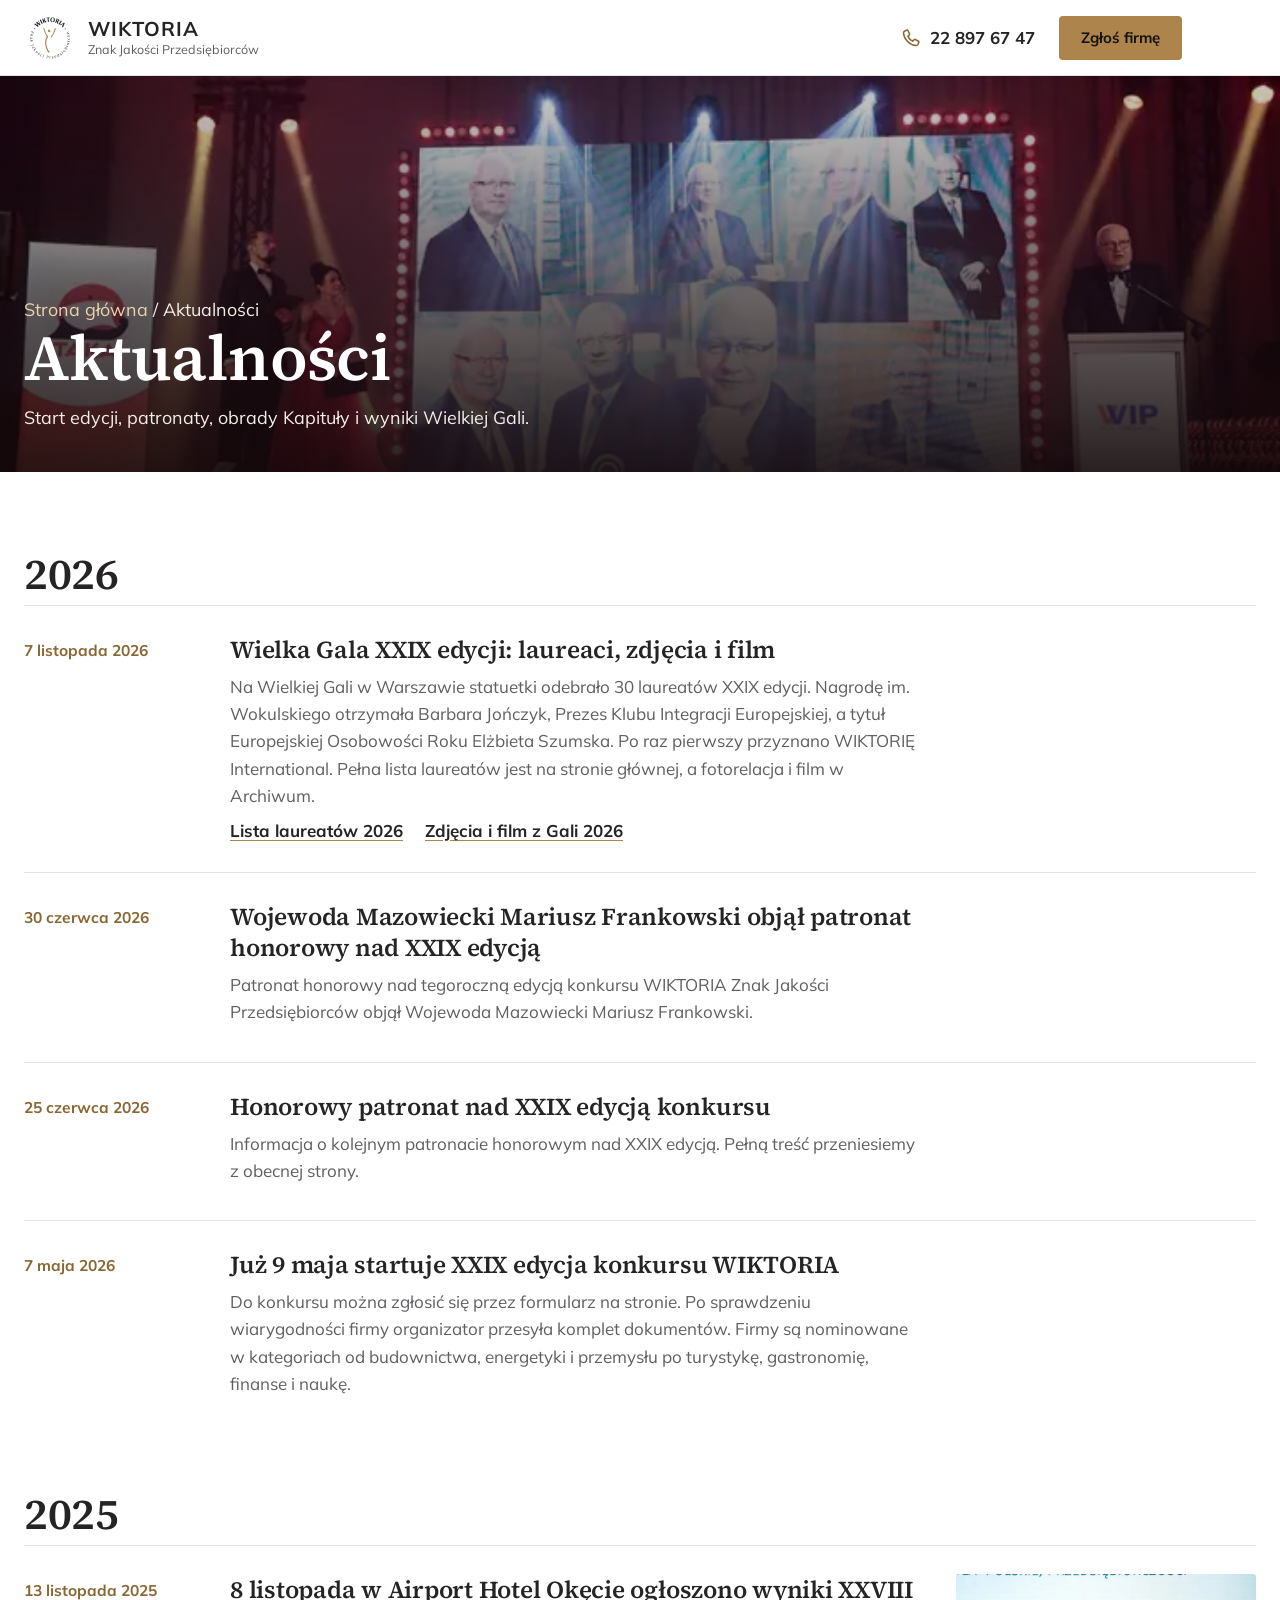
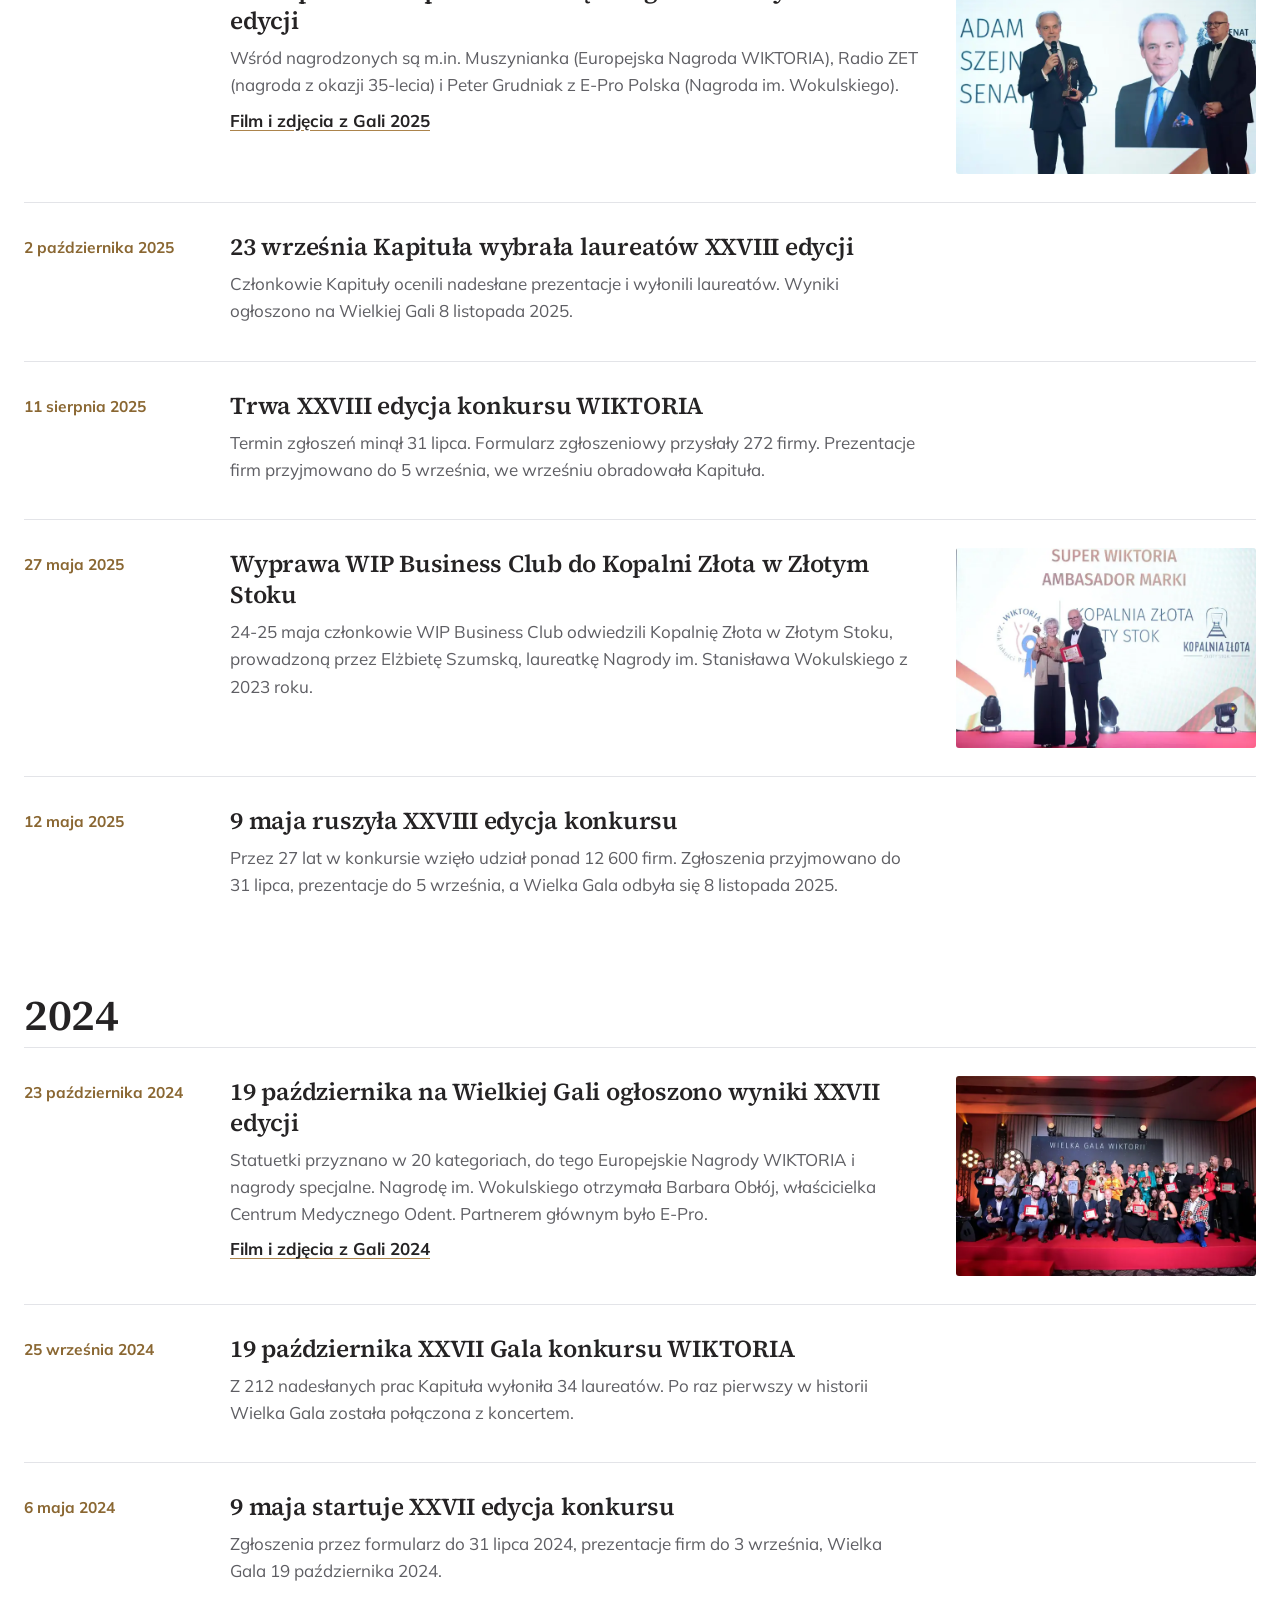
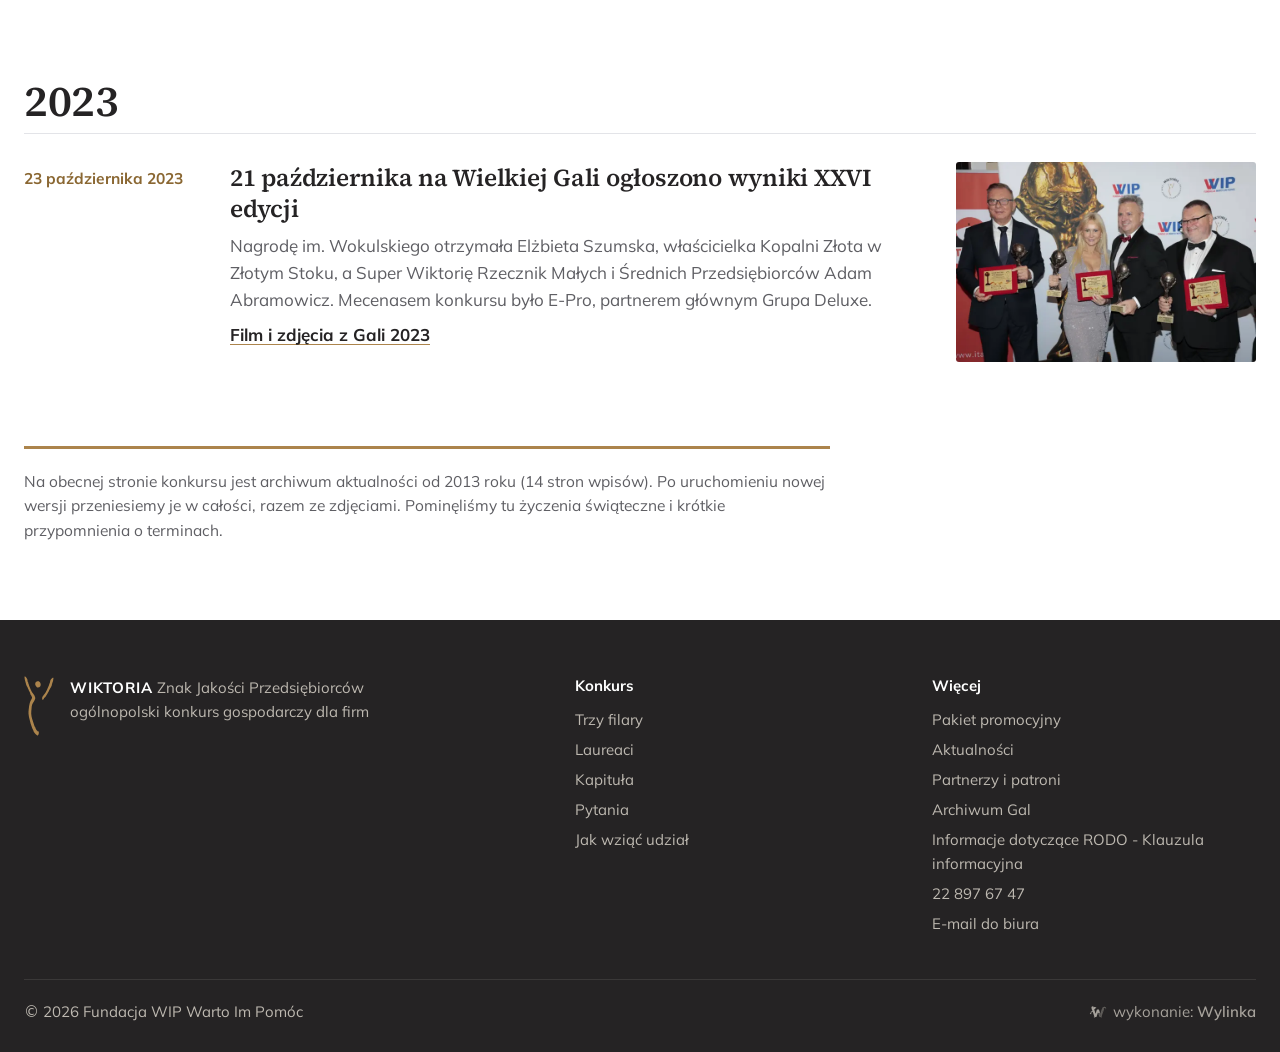
<file: aktualnosci/index.html>
<!doctype html>
<html lang="pl">
<head>
<meta charset="utf-8">
<meta name="viewport" content="width=device-width,initial-scale=1,viewport-fit=cover">
<meta name="robots" content="noindex,nofollow">
<title>Aktualności konkursu WIKTORIA - Znak Jakości Przedsiębiorców</title>
<meta name="description" content="Aktualności konkursu gospodarczego WIKTORIA: start kolejnych edycji, patronaty honorowe, posiedzenia Kapituły i wyniki Wielkiej Gali.">
<meta name="theme-color" content="#ffffff">
<link rel="icon" href="../img/logo.svg" type="image/svg+xml">
<link rel="preload" href="../fonts/mulish.woff2" as="font" type="font/woff2" crossorigin>
<link rel="preload" href="../fonts/sourceserif4.woff2" as="font" type="font/woff2" crossorigin>
<link rel="preload" as="image" href="../img/archiwum/2025-02-m.webp" media="(max-width:760px)">
<link rel="preload" as="image" href="../img/archiwum/2025-02.webp" media="(min-width:761px)">
<link rel="stylesheet" href="../style.css">
<style>
.wylinka-badge{display:inline-flex;align-items:center;gap:.4em;color:inherit;text-decoration:none;font-size:1em;line-height:1;opacity:.85}
.wylinka-badge:hover,.wylinka-badge:focus-visible{opacity:1}
.wylinka-badge:focus-visible{outline:2px solid currentColor;outline-offset:3px;border-radius:2px}
.wylinka-badge svg{width:18px;height:18px;flex:none;overflow:visible}
.wylinka-badge b{font-weight:600}
.wylinka-badge .wy-old{opacity:.45;transform-origin:40px 30px;transition:transform .32s cubic-bezier(.3,.7,.4,1),opacity .32s ease-out}
.wylinka-badge .wy-pod{opacity:0;transition:opacity .2s ease-out .08s}
.wylinka-badge:hover .wy-old,.wylinka-badge:focus-visible .wy-old{transform:translate(9px,7px) rotate(9deg);opacity:0}
.wylinka-badge:hover .wy-pod,.wylinka-badge:focus-visible .wy-pod{opacity:1}
@media (prefers-reduced-motion:reduce){.wylinka-badge .wy-old,.wylinka-badge .wy-pod{transition:none}.wylinka-badge:hover .wy-old,.wylinka-badge:focus-visible .wy-old{transform:none;opacity:.45}.wylinka-badge:hover .wy-pod,.wylinka-badge:focus-visible .wy-pod{opacity:0}}
</style>
</head>
<body data-strona="aktualnosci">

<svg width="0" height="0" style="position:absolute" aria-hidden="true">
  <defs>
    <symbol id="s-glowa" viewBox="436 350 289 581"><path d="M565 400 554 406 547 414 544 423 544 432 546 439 554 452 560 458 566 461 572 462 579 458 582 458 586 456 593 449 596 442 596 437 597 436 596 425 591 413 586 407 579 402 573 400Z"/></symbol>
    <symbol id="s-reka" viewBox="436 350 289 581"><path d="M718 366 713 366 707 371 697 382 691 392 685 418 680 427 678 436 657 486 643 513 636 523 630 528 630 530 626 534 625 537 619 543 613 554 611 564 611 573 613 580 617 581 621 580 622 576 625 575 630 564 642 553 663 520 668 509 673 502 681 484 683 482 685 475 689 471 690 467 692 466 702 447 705 437 705 433 707 430 708 423 717 395 718 384 720 379 720 368Z"/></symbol>
    <symbol id="s-cialo" viewBox="436 350 289 581"><path d="M443 354 441 356 440 360 443 383 458 440 460 442 464 452 467 455 468 459 472 464 473 470 477 476 481 488 483 490 496 516 495 522 498 526 499 532 507 541 509 545 509 548 513 555 513 561 510 570 498 592 491 611 484 645 482 666 481 667 481 676 480 677 480 689 479 690 479 717 480 718 480 728 481 729 484 750 500 813 515 855 526 877 527 882 529 884 529 891 539 901 542 907 549 914 564 926 569 926 574 920 578 911 579 893 578 890 573 886 568 887 567 883 559 877 558 874 552 867 543 845 538 840 513 761 508 740 508 735 506 728 506 718 505 717 506 683 507 682 510 646 513 631 518 619 534 593 543 573 544 568 543 555 535 536 521 518 521 516 513 507 501 484 485 444 481 430 478 424 477 416 472 407 469 395 469 388 466 379 457 365 447 355Z"/></symbol>
    <symbol id="postac" viewBox="436 350 289 581"><path d="M565 400 554 406 547 414 544 423 544 432 546 439 554 452 560 458 566 461 572 462 579 458 582 458 586 456 593 449 596 442 596 437 597 436 596 425 591 413 586 407 579 402 573 400ZM718 366 713 366 707 371 697 382 691 392 685 418 680 427 678 436 657 486 643 513 636 523 630 528 630 530 626 534 625 537 619 543 613 554 611 564 611 573 613 580 617 581 621 580 622 576 625 575 630 564 642 553 663 520 668 509 673 502 681 484 683 482 685 475 689 471 690 467 692 466 702 447 705 437 705 433 707 430 708 423 717 395 718 384 720 379 720 368ZM443 354 441 356 440 360 443 383 458 440 460 442 464 452 467 455 468 459 472 464 473 470 477 476 481 488 483 490 496 516 495 522 498 526 499 532 507 541 509 545 509 548 513 555 513 561 510 570 498 592 491 611 484 645 482 666 481 667 481 676 480 677 480 689 479 690 479 717 480 718 480 728 481 729 484 750 500 813 515 855 526 877 527 882 529 884 529 891 539 901 542 907 549 914 564 926 569 926 574 920 578 911 579 893 578 890 573 886 568 887 567 883 559 877 558 874 552 867 543 845 538 840 513 761 508 740 508 735 506 728 506 718 505 717 506 683 507 682 510 646 513 631 518 619 534 593 543 573 544 568 543 555 535 536 521 518 521 516 513 507 501 484 485 444 481 430 478 424 477 416 472 407 469 395 469 388 466 379 457 365 447 355Z"/></symbol>
  </defs>
</svg>

<header class="top" id="top">
  <div class="top-in">
    <a class="marka" href="../" aria-label="WIKTORIA Znak Jakości Przedsiębiorców, strona główna">
      <img src="../img/logo.svg" alt="" width="52" height="52">
      <span><b>WIKTORIA</b><small>Znak Jakości Przedsiębiorców</small></span>
    </a>
    <nav class="menu" id="menu" aria-label="Menu główne">
      <a href="../#filary">O konkursie</a>
      <a href="../#laureaci">Laureaci</a>
      <a href="../#udzial">Jak wziąć udział</a>
      <a href="../pakiet-promocyjny/">Pakiet promocyjny</a>
      <a href="../aktualnosci/" class="akt" aria-current="page">Aktualności</a>
      <a href="../partnerzy/">Partnerzy</a>
      <a href="../archiwum/">Archiwum</a>
      <a href="../#kontakt">Kontakt</a>
      <a class="menu-tel" href="tel:+48228976747">tel. 22 897 67 47</a>
    </nav>
    <a class="top-tel" href="tel:+48228976747" aria-label="Zadzwoń: 22 897 67 47">
      <svg viewBox="0 0 24 24" aria-hidden="true"><path d="M7.2 3.5c.6-.3 1.3 0 1.6.6l1.5 3.3c.2.5.1 1.1-.3 1.5L8.6 10.2c1 2.2 2.9 4.1 5.2 5.2l1.3-1.4c.4-.4 1-.5 1.5-.3l3.3 1.5c.6.3.9 1 .6 1.6l-.8 2c-.4.9-1.3 1.5-2.3 1.4C10.6 19.7 4.3 13.4 3.8 6.6c-.1-1 .5-1.9 1.4-2.3z" fill="none" stroke="currentColor" stroke-width="1.7" stroke-linejoin="round"/></svg>
      <span>22 897 67 47</span>
    </a>
    <a class="btn btn-zloty top-cta" href="../#zglos">Zgłoś firmę</a>
    <button class="burger" id="burger" aria-label="Otwórz menu" aria-expanded="false" aria-controls="menu"><span></span><span></span></button>
  </div>
</header>

<main>
<section class="pod-hero">
  <picture><source media="(max-width:760px)" srcset="../img/archiwum/2025-02-m.webp"><img src="../img/archiwum/2025-02.webp" alt="Scena Wielkiej Gali WIKTORII z prezentacją Kapituły" width="1200" height="800" fetchpriority="high"></picture>
  <div class="wrap">
    <p class="okruszki"><a href="../">Strona główna</a> / Aktualności</p>
    <h1>Aktualności</h1>
    <p>Start edycji, patronaty, obrady Kapituły i wyniki Wielkiej Gali.</p>
  </div>
</section>
<section class="pod-sekcja"><div class="wrap">
<h2 class="rok-gl">2026</h2>
<ol class="lista-news"><li class="wpis" id="gala-2026"><span class="news-data">7 listopada 2026</span><div><h3>Wielka Gala XXIX edycji: laureaci, zdjęcia i film</h3><p>Na Wielkiej Gali w Warszawie statuetki odebrało 30 laureatów XXIX edycji. Nagrodę im. Wokulskiego otrzymała Barbara Jończyk, Prezes Klubu Integracji Europejskiej, a tytuł Europejskiej Osobowości Roku Elżbieta Szumska. Po raz pierwszy przyznano WIKTORIĘ International. Pełna lista laureatów jest na stronie głównej, a fotorelacja i film w Archiwum.</p><a class="wpis-link" href="../#laureaci">Lista laureatów 2026</a> <a class="wpis-link" href="../archiwum/#e2026">Zdjęcia i film z Gali 2026</a></div></li><li class="wpis" id="patronat-wojewody-2026"><span class="news-data">30 czerwca 2026</span><div><h3>Wojewoda Mazowiecki Mariusz Frankowski objął patronat honorowy nad XXIX edycją</h3><p>Patronat honorowy nad tegoroczną edycją konkursu WIKTORIA Znak Jakości Przedsiębiorców objął Wojewoda Mazowiecki Mariusz Frankowski.</p></div></li><li class="wpis" id="patronat-2026"><span class="news-data">25 czerwca 2026</span><div><h3>Honorowy patronat nad XXIX edycją konkursu</h3><p>Informacja o kolejnym patronacie honorowym nad XXIX edycją. Pełną treść przeniesiemy z obecnej strony.</p></div></li><li class="wpis" id="start-xxix"><span class="news-data">7 maja 2026</span><div><h3>Już 9 maja startuje XXIX edycja konkursu WIKTORIA</h3><p>Do konkursu można zgłosić się przez formularz na stronie. Po sprawdzeniu wiarygodności firmy organizator przesyła komplet dokumentów. Firmy są nominowane w kategoriach od budownictwa, energetyki i przemysłu po turystykę, gastronomię, finanse i naukę.</p></div></li></ol>
<h2 class="rok-gl">2025</h2>
<ol class="lista-news"><li class="wpis" id="wyniki-xxviii"><span class="news-data">13 listopada 2025</span><div><h3>8 listopada w Airport Hotel Okęcie ogłoszono wyniki XXVIII edycji</h3><p>Wśród nagrodzonych są m.in. Muszynianka (Europejska Nagroda WIKTORIA), Radio ZET (nagroda z okazji 35-lecia) i Peter Grudniak z E-Pro Polska (Nagroda im. Wokulskiego).</p><a class="wpis-link" href="../archiwum/#e2025">Film i zdjęcia z Gali 2025</a></div><div class="wpis-foto" data-lb-grupa><a class="lb-a" href="../img/archiwum/2025-03.webp" data-lb><img src="../img/archiwum/2025-03-m.webp" alt="Adam Szejnfeld, Senator RP, ze statuetką Super Wiktorii" width="720" height="480" loading="lazy"></a></div></li><li class="wpis" id="kapitula-xxviii"><span class="news-data">2 października 2025</span><div><h3>23 września Kapituła wybrała laureatów XXVIII edycji</h3><p>Członkowie Kapituły ocenili nadesłane prezentacje i wyłonili laureatów. Wyniki ogłoszono na Wielkiej Gali 8 listopada 2025.</p></div></li><li class="wpis" id="trwa-xxviii"><span class="news-data">11 sierpnia 2025</span><div><h3>Trwa XXVIII edycja konkursu WIKTORIA</h3><p>Termin zgłoszeń minął 31 lipca. Formularz zgłoszeniowy przysłały 272 firmy. Prezentacje firm przyjmowano do 5 września, we wrześniu obradowała Kapituła.</p></div></li><li class="wpis" id="kopalnia-zlota"><span class="news-data">27 maja 2025</span><div><h3>Wyprawa WIP Business Club do Kopalni Złota w Złotym Stoku</h3><p>24-25 maja członkowie WIP Business Club odwiedzili Kopalnię Złota w Złotym Stoku, prowadzoną przez Elżbietę Szumską, laureatkę Nagrody im. Stanisława Wokulskiego z 2023 roku.</p></div><div class="wpis-foto" data-lb-grupa><a class="lb-a" href="../img/archiwum/2024-03.webp" data-lb><img src="../img/archiwum/2024-03-m.webp" alt="Super Wiktoria i tytuł Ambasadora Marki dla Kopalni Złota w Złotym Stoku" width="720" height="480" loading="lazy"></a></div></li><li class="wpis" id="start-xxviii"><span class="news-data">12 maja 2025</span><div><h3>9 maja ruszyła XXVIII edycja konkursu</h3><p>Przez 27 lat w konkursie wzięło udział ponad 12 600 firm. Zgłoszenia przyjmowano do 31 lipca, prezentacje do 5 września, a Wielka Gala odbyła się 8 listopada 2025.</p></div></li></ol>
<h2 class="rok-gl">2024</h2>
<ol class="lista-news"><li class="wpis" id="wyniki-xxvii"><span class="news-data">23 października 2024</span><div><h3>19 października na Wielkiej Gali ogłoszono wyniki XXVII edycji</h3><p>Statuetki przyznano w 20 kategoriach, do tego Europejskie Nagrody WIKTORIA i nagrody specjalne. Nagrodę im. Wokulskiego otrzymała Barbara Obłój, właścicielka Centrum Medycznego Odent. Partnerem głównym było E-Pro.</p><a class="wpis-link" href="../archiwum/#e2024">Film i zdjęcia z Gali 2024</a></div><div class="wpis-foto" data-lb-grupa><a class="lb-a" href="../img/archiwum/2024-06.webp" data-lb><img src="../img/archiwum/2024-06-m.webp" alt="Wspólne zdjęcie laureatów Wielkiej Gali WIKTORII 2024" width="720" height="480" loading="lazy"></a></div></li><li class="wpis" id="gala-xxvii"><span class="news-data">25 września 2024</span><div><h3>19 października XXVII Gala konkursu WIKTORIA</h3><p>Z 212 nadesłanych prac Kapituła wyłoniła 34 laureatów. Po raz pierwszy w historii Wielka Gala została połączona z koncertem.</p></div></li><li class="wpis" id="start-xxvii"><span class="news-data">6 maja 2024</span><div><h3>9 maja startuje XXVII edycja konkursu</h3><p>Zgłoszenia przez formularz do 31 lipca 2024, prezentacje firm do 3 września, Wielka Gala 19 października 2024.</p></div></li></ol>
<h2 class="rok-gl">2023</h2>
<ol class="lista-news"><li class="wpis" id="wyniki-xxvi"><span class="news-data">23 października 2023</span><div><h3>21 października na Wielkiej Gali ogłoszono wyniki XXVI edycji</h3><p>Nagrodę im. Wokulskiego otrzymała Elżbieta Szumska, właścicielka Kopalni Złota w Złotym Stoku, a Super Wiktorię Rzecznik Małych i Średnich Przedsiębiorców Adam Abramowicz. Mecenasem konkursu było E-Pro, partnerem głównym Grupa Deluxe.</p><a class="wpis-link" href="../archiwum/#e2023">Film i zdjęcia z Gali 2023</a></div><div class="wpis-foto" data-lb-grupa><a class="lb-a" href="../img/archiwum/2023-05.webp" data-lb><img src="../img/archiwum/2023-05-m.webp" alt="Laureaci XXVI edycji ze statuetkami i dyplomami" width="720" height="480" loading="lazy"></a></div></li></ol>
<p class="uwaga-arch">Na obecnej stronie konkursu jest archiwum aktualności od 2013 roku (14 stron wpisów). Po uruchomieniu nowej wersji przeniesiemy je w całości, razem ze zdjęciami. Pominęliśmy tu życzenia świąteczne i krótkie przypomnienia o terminach.</p>
</div></section>
</main>

<footer class="stopka">
  <div class="wrap stopka-in">
    <div class="st-marka">
      <svg class="st-postac" aria-hidden="true"><use href="#postac"/></svg>
      <p><b>WIKTORIA</b> Znak Jakości Przedsiębiorców<br>ogólnopolski konkurs gospodarczy dla firm</p>
    </div>
    <div>
      <h3 class="st-h">Konkurs</h3>
      <a href="../#filary">Trzy filary</a><a href="../#laureaci">Laureaci</a><a href="../#kapitula">Kapituła</a><a href="../#pytania">Pytania</a><a href="../#udzial">Jak wziąć udział</a>
    </div>
    <div>
      <h3 class="st-h">Więcej</h3>
      <a href="../pakiet-promocyjny/">Pakiet promocyjny</a><a href="../aktualnosci/">Aktualności</a><a href="../partnerzy/">Partnerzy i patroni</a><a href="../archiwum/">Archiwum Gal</a><a href="https://nagrodawiktoria.pl/images/rodo.pdf" rel="noopener">Informacje dotyczące RODO - Klauzula informacyjna</a><a href="tel:+48228976747">22 897 67 47</a><a href="mailto:biuro_promocji@nagrodawiktoria.pl">E-mail do biura</a>
    </div>
  </div>
  <div class="wrap stopka-dol">
    <span>&copy; <span data-rok-biezacy>2026</span> Fundacja WIP Warto Im Pomóc</span>
    <a class="wylinka-badge" href="https://wylinka.pl/?utm_source=nagrodawiktoria.pl&amp;utm_medium=stopka&amp;utm_campaign=wykonanie" rel="noopener" title="Strona wykonana przez Wylinka"><svg viewBox="0 0 64 64" aria-hidden="true" focusable="false" fill="currentColor"><path d="M9.8 22.8l-1.2-7.9 2.2-3.7 15.5 4.6-.5 1.5-7.2 5.5 4.7 15.6 5-15.6 7 0 4.1 12.7-4.2-.9-2.6 1.8-.8-2.2-5.3 15.6-4.3 0 .4 .2-2.1 2.8-1.3-1.1 1.1-1.4-3.1 .2-.1-1.7 2.2-.1-5.7-16.5-4.8 .6-.8 3.1 0 .5-.3 .5 .8 2.2-1.6 .5-.4-1.3-.8 1.6-1.5-.8 .8-1.6-1.4 .6-.6-1.6 2.3-.8 .2-.4 1.3-4.8 5.9-.8-2.4-6.9zM15.2 13.7l-.1-.4-.4 .8-.1 .8 .1 1 .1 .4 .3 .7 .3-.9 .1-.7 0-.8z"/><path class="wy-pod" d="M37.1 49.8l-4.5-13.3 2.6-1.8 4.2 .9 .9 2.8 3-9.7 0-.5 .1-.8 3.2-8.4 .5-1 .6-1 .9-1.1 1.3-1 1.1-.7 1.4-.5 1.4-.3 .7 0 .9 0 1.2 .3 1.4 .6 .8 .5 .7 .7 .6 .7 .5 .9 .3 .9 .1 .9 0 .8-.2 .9-.5 .9-.5 .6-.7 .5-.7 .3-.1-.1 0-.1 .5-.5 .3-.7 .2-.5 0-.6-.1-.6-.3-.7-.4-.5-.4-.4-.5-.3-.6-.3-.7 0-.7 .1-.6 .1-.5 .4-.5 .5-.3 .5-.2 .7-.1 1.5-1.4 5.1-.8 3.3-.3 .7-.5 .7-6 17.5 1.9 .1-.1 1.7-3.1-.2 1.1 1.4-1.3 1.1-2.1-2.8 .4-.2z"/><path class="wy-old" d="M40.8 50l.4-.2-4.1 0-4.2-12.5 2.5-1.7 4.3 .9 .6 1.9 .6-1.6 0-.3 2.4-7.8 0-.5 .1-.8 3.2-8.4 .4-.8 .6-.9 .9-1.2 .9-.9 1.3-.8 1.4-.6 1.2-.3 1.4-.1 1.3 .1 .6 .2 .8 .3 1.1 .6 .9 .7 .7 .9 .5 .9 .3 .9 .1 1.1-.1 .9-.3 .9-.4 .7-.6 .7-.6 .4-.6 .2-.1-.1 0-.1 .5-.5 .3-.7 .2-.5 0-.5-.1-.6-.2-.6-.3-.5-.4-.5-.5-.3-.6-.3-.7-.1-.6 0-.6 .1-.6 .3-.6 .5-.3 .4-.2 .5-.1 .5-.1 1.5-1.4 5.1-.8 3.3-.3 .7-.5 .7-6 17.5 1.9 .1-.1 1.7-3.1-.2 1.1 1.4-1.3 1.1zM49.6 17.1l.6 1.7-1.5 1.9 .4 .4 1.8-2.1-.7-2.1zM48.1 28.3l.5 1.8-1.7 1.8 .4 .4 1.9-2-.6-2.2zM37.9 41.7l1.7-1.5-.4-.4-1.7 1.4zM42.6 38.7l-1.5 2.8 1.1 2-1.3 2.6 .5 .2 1.5-2.8-1.1-2 1.4-2.5z"/></svg><span>wykonanie: <b>Wylinka</b></span></a>
  </div>
</footer>

<div class="mob" id="mob">
  <a href="tel:+48228976747" class="mob-tel">Zadzwoń</a>
  <a href="../#zglos" class="mob-cta">Zgłoś firmę</a>
</div>

<script src="../app.js" defer></script>
</body>
</html>
</file>
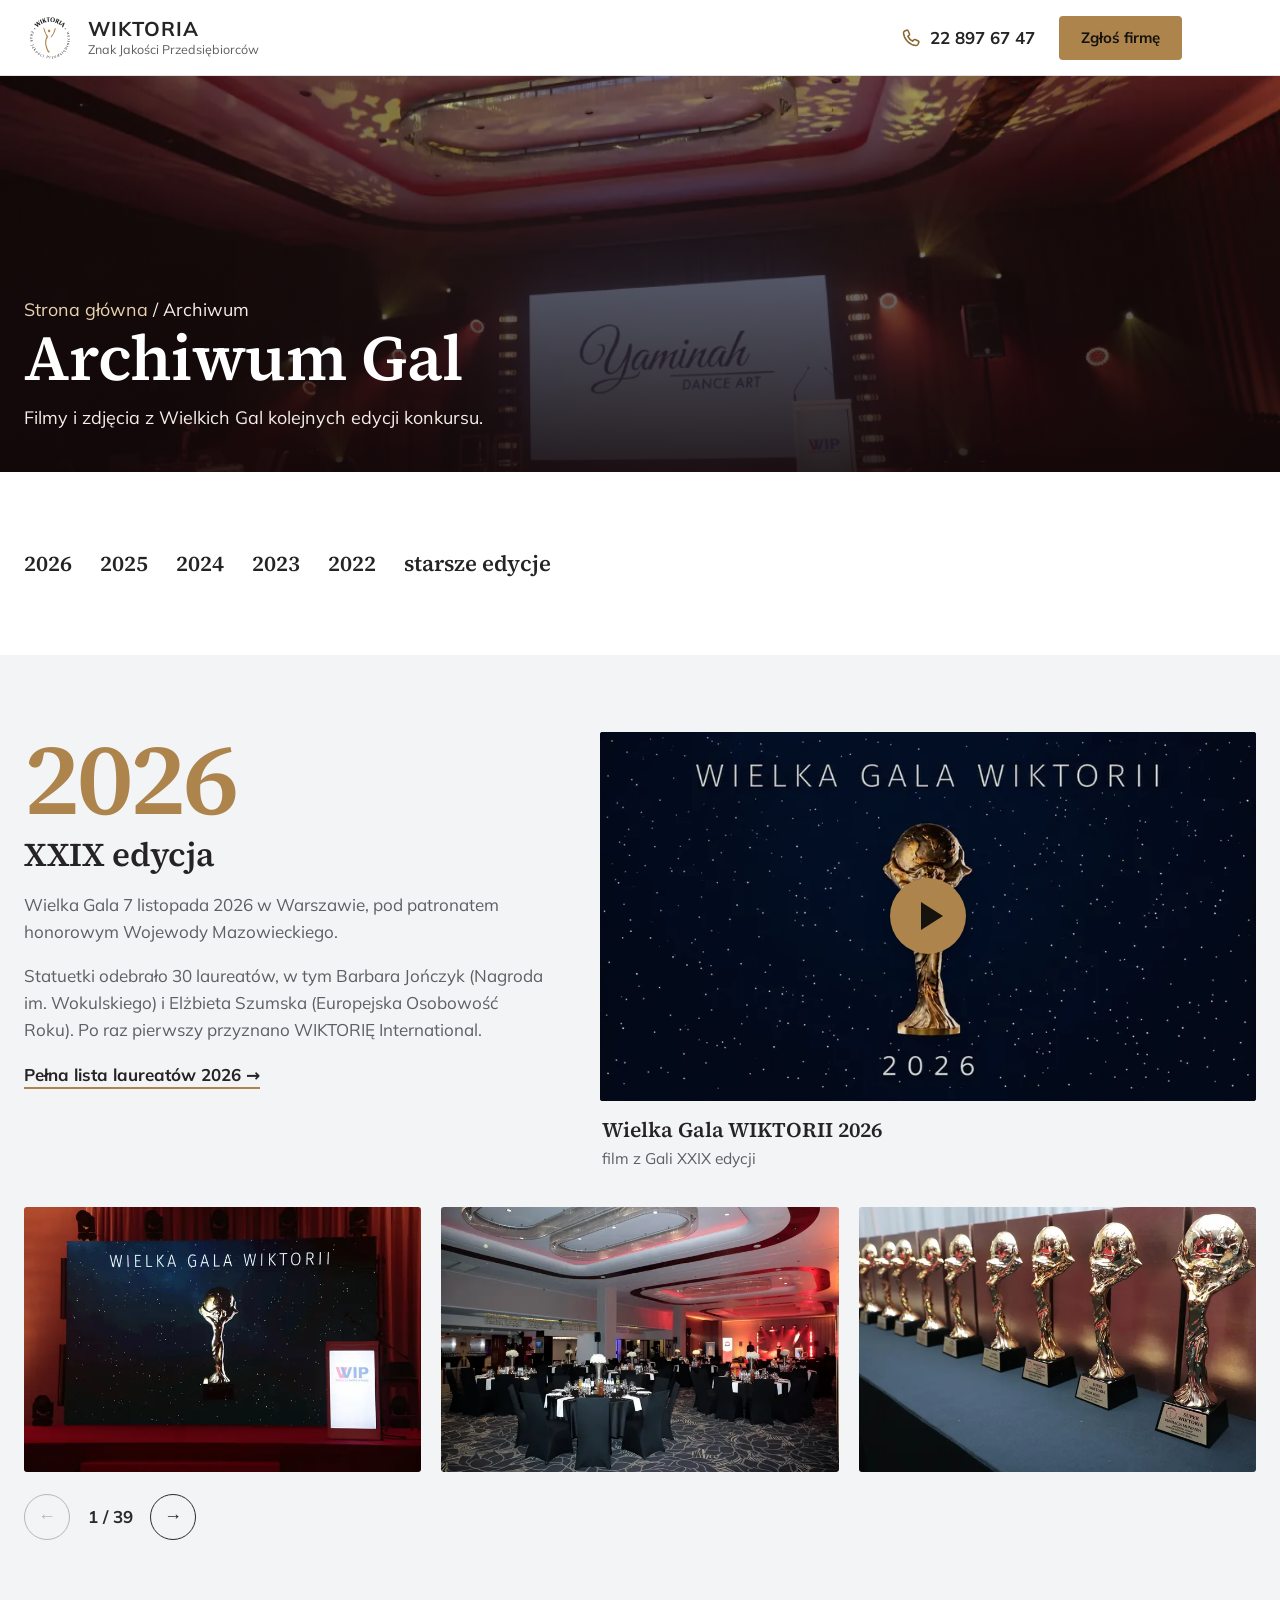
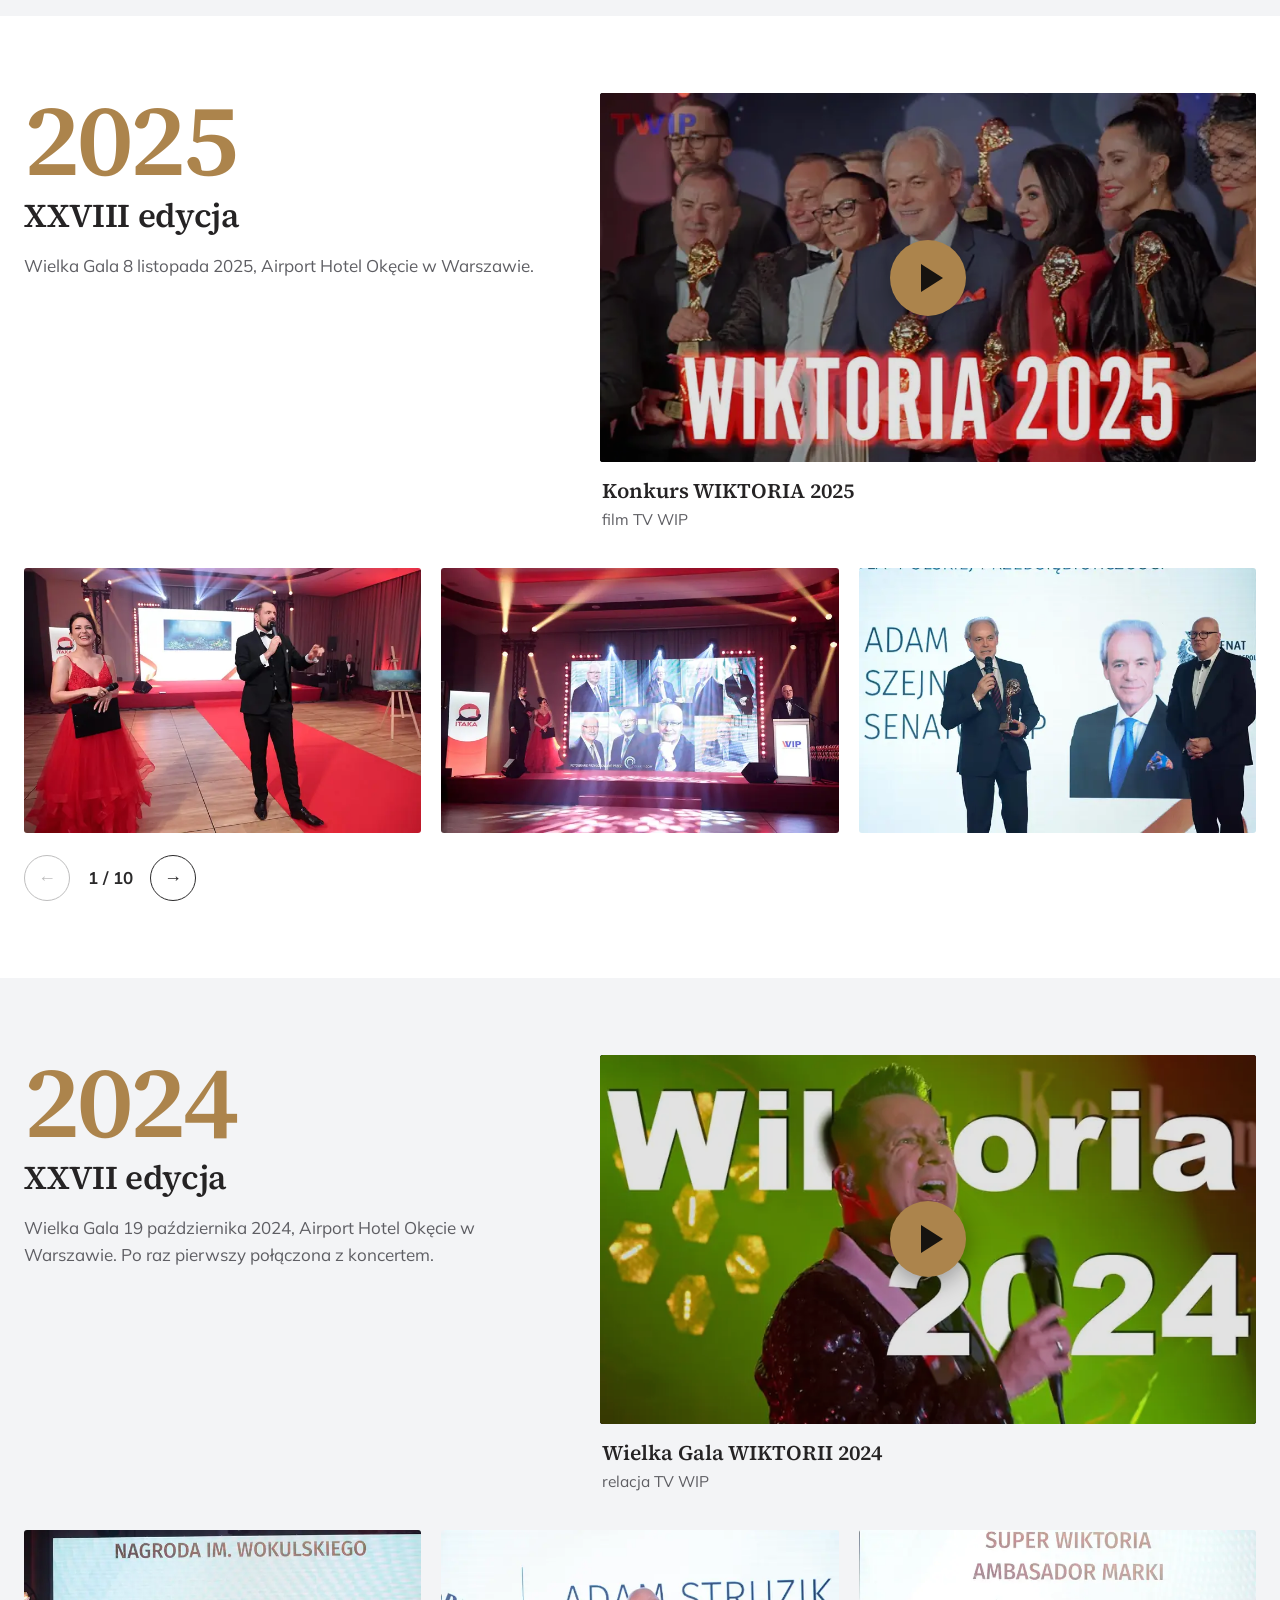
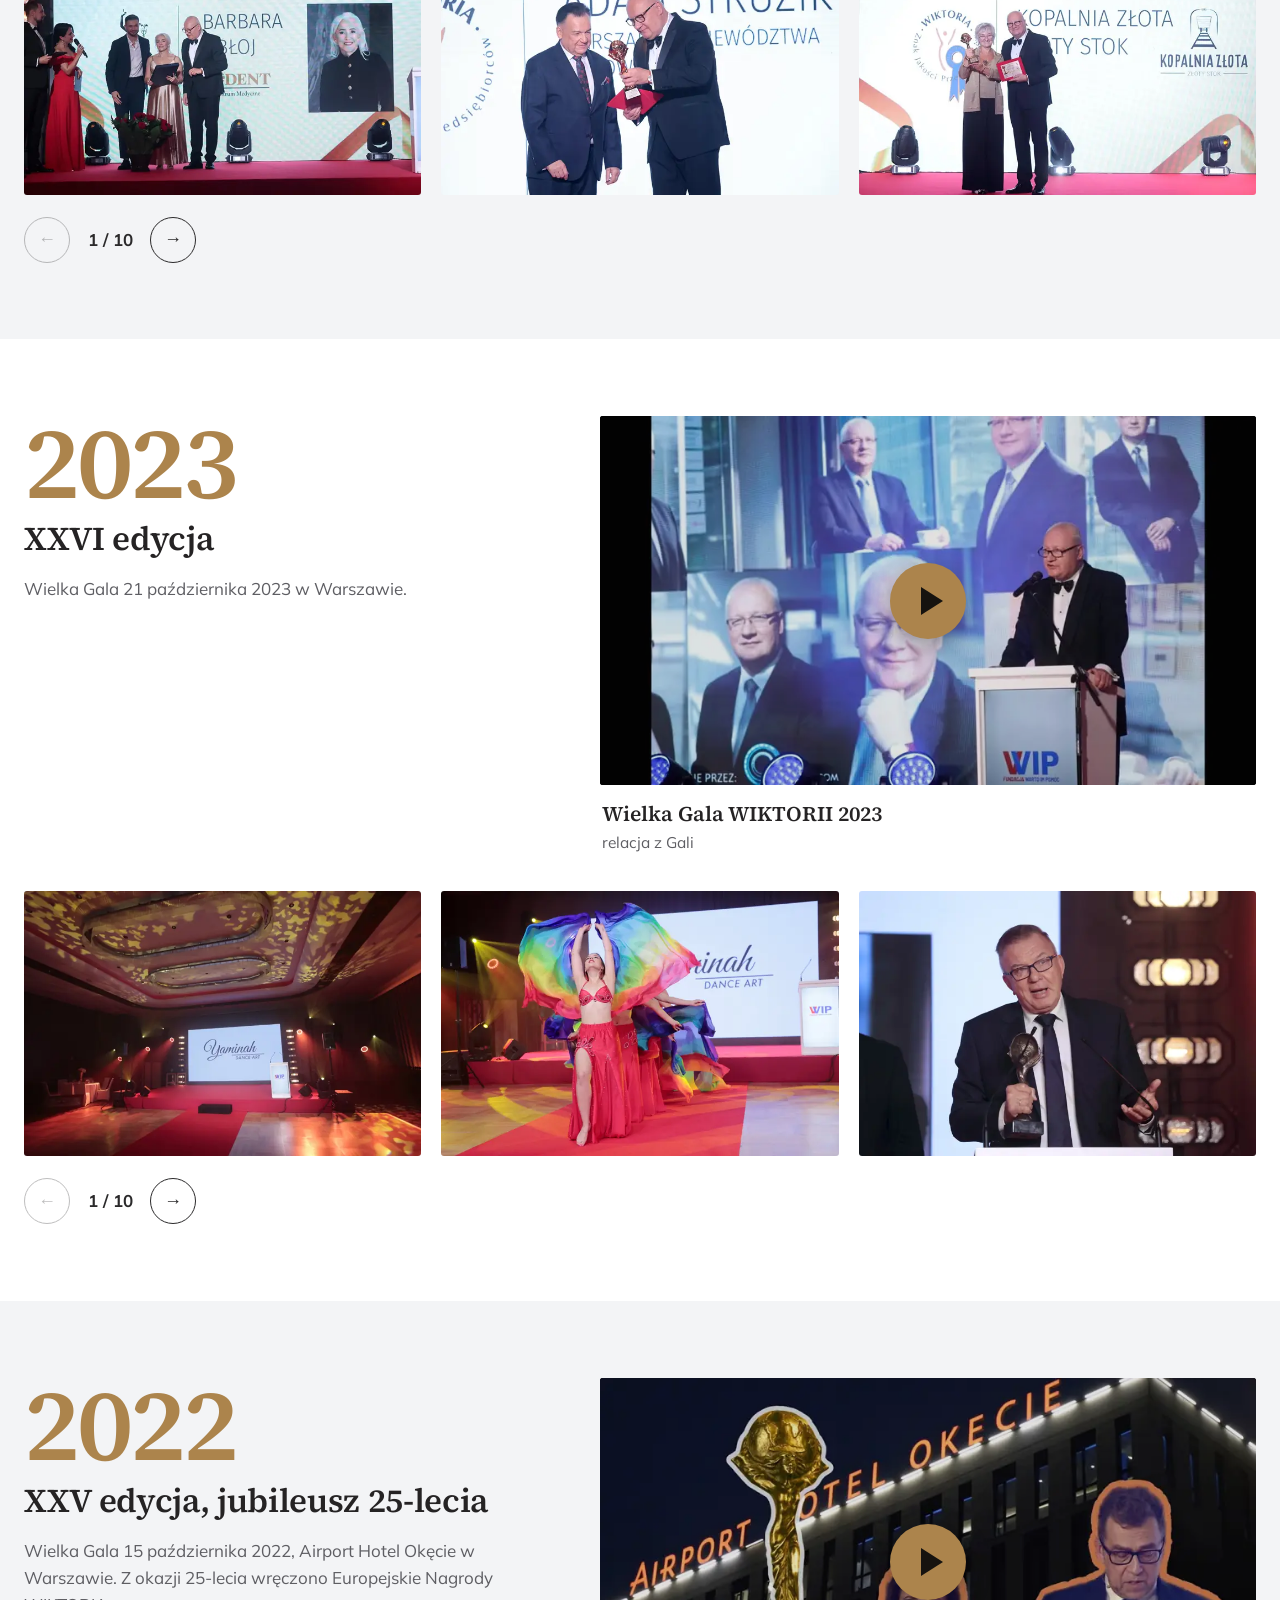
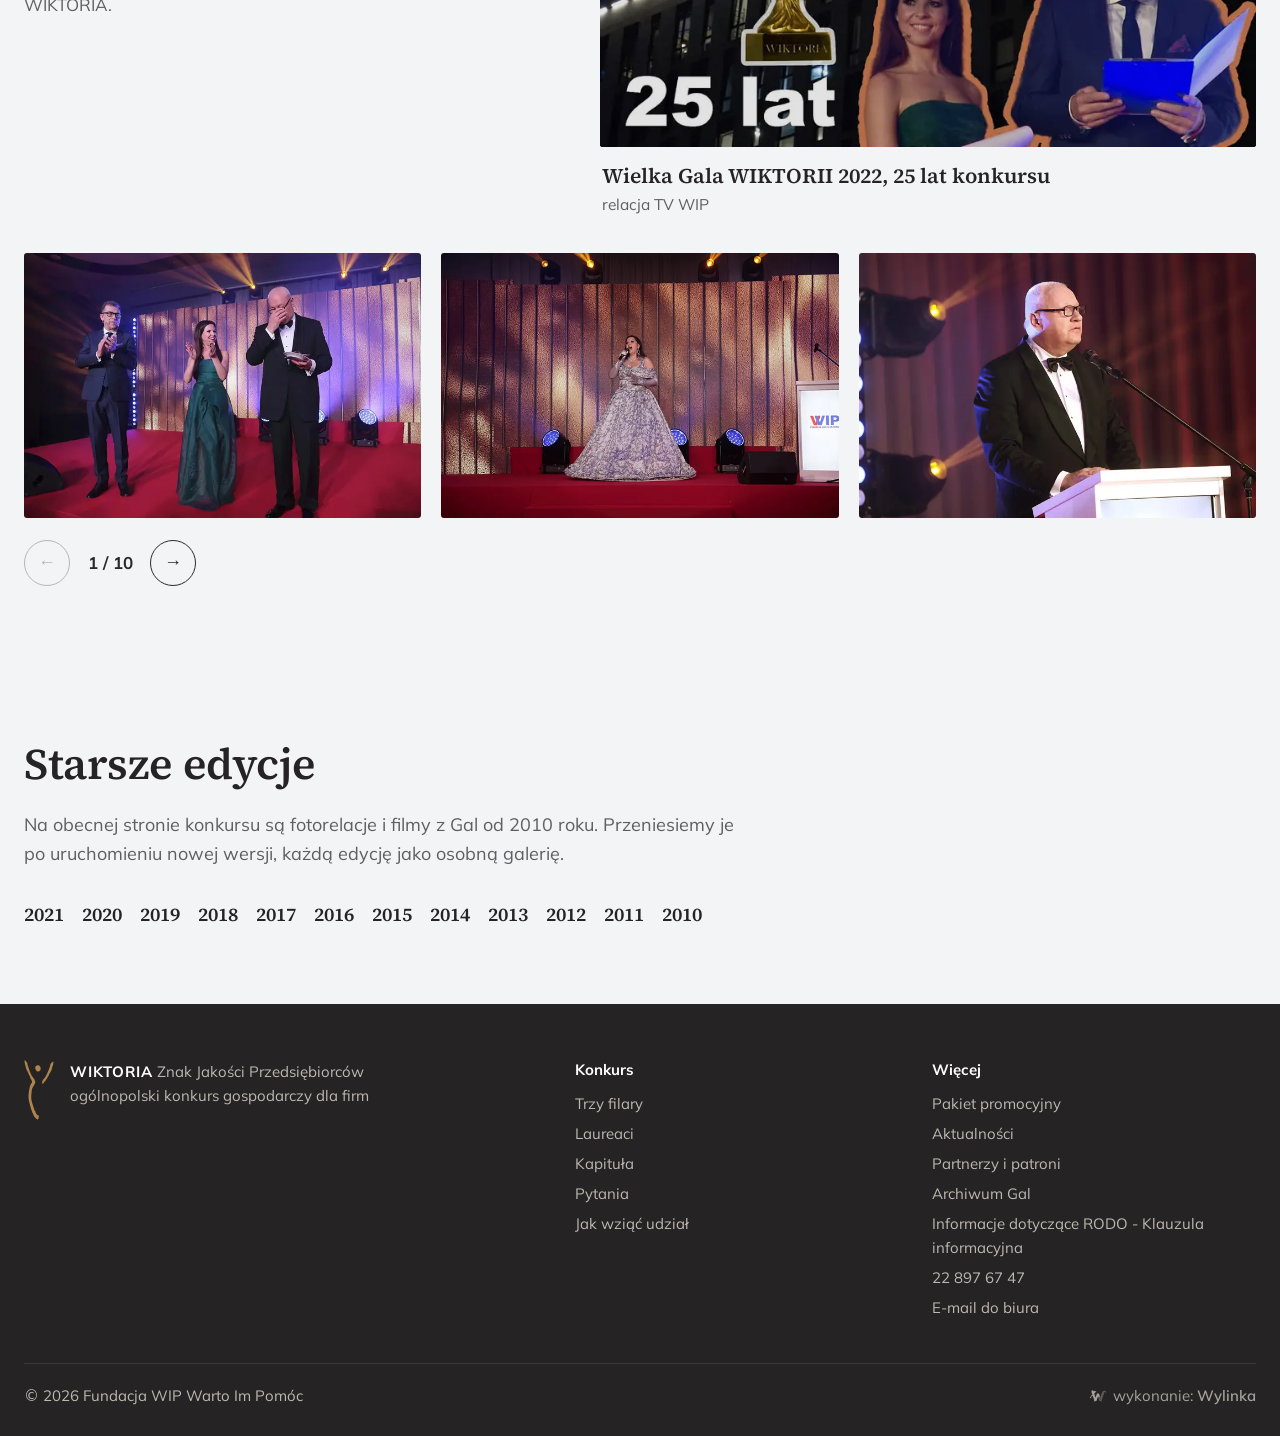
<file: archiwum/index.html>
<!doctype html>
<html lang="pl">
<head>
<meta charset="utf-8">
<meta name="viewport" content="width=device-width,initial-scale=1,viewport-fit=cover">
<meta name="robots" content="noindex,nofollow">
<title>Archiwum Gal konkursu WIKTORIA - zdjęcia i filmy z kolejnych edycji</title>
<meta name="description" content="Archiwum konkursu WIKTORIA Znak Jakości Przedsiębiorców: filmy i galerie zdjęć z Wielkich Gal 2022, 2023, 2024 i 2025.">
<meta name="theme-color" content="#ffffff">
<link rel="icon" href="../img/logo.svg" type="image/svg+xml">
<link rel="preload" href="../fonts/mulish.woff2" as="font" type="font/woff2" crossorigin>
<link rel="preload" href="../fonts/sourceserif4.woff2" as="font" type="font/woff2" crossorigin>
<link rel="preload" as="image" href="../img/archiwum/2023-01-m.webp" media="(max-width:760px)">
<link rel="preload" as="image" href="../img/archiwum/2023-01.webp" media="(min-width:761px)">
<link rel="stylesheet" href="../style.css">
<style>
.wylinka-badge{display:inline-flex;align-items:center;gap:.4em;color:inherit;text-decoration:none;font-size:1em;line-height:1;opacity:.85}
.wylinka-badge:hover,.wylinka-badge:focus-visible{opacity:1}
.wylinka-badge:focus-visible{outline:2px solid currentColor;outline-offset:3px;border-radius:2px}
.wylinka-badge svg{width:18px;height:18px;flex:none;overflow:visible}
.wylinka-badge b{font-weight:600}
.wylinka-badge .wy-old{opacity:.45;transform-origin:40px 30px;transition:transform .32s cubic-bezier(.3,.7,.4,1),opacity .32s ease-out}
.wylinka-badge .wy-pod{opacity:0;transition:opacity .2s ease-out .08s}
.wylinka-badge:hover .wy-old,.wylinka-badge:focus-visible .wy-old{transform:translate(9px,7px) rotate(9deg);opacity:0}
.wylinka-badge:hover .wy-pod,.wylinka-badge:focus-visible .wy-pod{opacity:1}
@media (prefers-reduced-motion:reduce){.wylinka-badge .wy-old,.wylinka-badge .wy-pod{transition:none}.wylinka-badge:hover .wy-old,.wylinka-badge:focus-visible .wy-old{transform:none;opacity:.45}.wylinka-badge:hover .wy-pod,.wylinka-badge:focus-visible .wy-pod{opacity:0}}
</style>
</head>
<body data-strona="archiwum">

<svg width="0" height="0" style="position:absolute" aria-hidden="true">
  <defs>
    <symbol id="s-glowa" viewBox="436 350 289 581"><path d="M565 400 554 406 547 414 544 423 544 432 546 439 554 452 560 458 566 461 572 462 579 458 582 458 586 456 593 449 596 442 596 437 597 436 596 425 591 413 586 407 579 402 573 400Z"/></symbol>
    <symbol id="s-reka" viewBox="436 350 289 581"><path d="M718 366 713 366 707 371 697 382 691 392 685 418 680 427 678 436 657 486 643 513 636 523 630 528 630 530 626 534 625 537 619 543 613 554 611 564 611 573 613 580 617 581 621 580 622 576 625 575 630 564 642 553 663 520 668 509 673 502 681 484 683 482 685 475 689 471 690 467 692 466 702 447 705 437 705 433 707 430 708 423 717 395 718 384 720 379 720 368Z"/></symbol>
    <symbol id="s-cialo" viewBox="436 350 289 581"><path d="M443 354 441 356 440 360 443 383 458 440 460 442 464 452 467 455 468 459 472 464 473 470 477 476 481 488 483 490 496 516 495 522 498 526 499 532 507 541 509 545 509 548 513 555 513 561 510 570 498 592 491 611 484 645 482 666 481 667 481 676 480 677 480 689 479 690 479 717 480 718 480 728 481 729 484 750 500 813 515 855 526 877 527 882 529 884 529 891 539 901 542 907 549 914 564 926 569 926 574 920 578 911 579 893 578 890 573 886 568 887 567 883 559 877 558 874 552 867 543 845 538 840 513 761 508 740 508 735 506 728 506 718 505 717 506 683 507 682 510 646 513 631 518 619 534 593 543 573 544 568 543 555 535 536 521 518 521 516 513 507 501 484 485 444 481 430 478 424 477 416 472 407 469 395 469 388 466 379 457 365 447 355Z"/></symbol>
    <symbol id="postac" viewBox="436 350 289 581"><path d="M565 400 554 406 547 414 544 423 544 432 546 439 554 452 560 458 566 461 572 462 579 458 582 458 586 456 593 449 596 442 596 437 597 436 596 425 591 413 586 407 579 402 573 400ZM718 366 713 366 707 371 697 382 691 392 685 418 680 427 678 436 657 486 643 513 636 523 630 528 630 530 626 534 625 537 619 543 613 554 611 564 611 573 613 580 617 581 621 580 622 576 625 575 630 564 642 553 663 520 668 509 673 502 681 484 683 482 685 475 689 471 690 467 692 466 702 447 705 437 705 433 707 430 708 423 717 395 718 384 720 379 720 368ZM443 354 441 356 440 360 443 383 458 440 460 442 464 452 467 455 468 459 472 464 473 470 477 476 481 488 483 490 496 516 495 522 498 526 499 532 507 541 509 545 509 548 513 555 513 561 510 570 498 592 491 611 484 645 482 666 481 667 481 676 480 677 480 689 479 690 479 717 480 718 480 728 481 729 484 750 500 813 515 855 526 877 527 882 529 884 529 891 539 901 542 907 549 914 564 926 569 926 574 920 578 911 579 893 578 890 573 886 568 887 567 883 559 877 558 874 552 867 543 845 538 840 513 761 508 740 508 735 506 728 506 718 505 717 506 683 507 682 510 646 513 631 518 619 534 593 543 573 544 568 543 555 535 536 521 518 521 516 513 507 501 484 485 444 481 430 478 424 477 416 472 407 469 395 469 388 466 379 457 365 447 355Z"/></symbol>
  </defs>
</svg>

<header class="top" id="top">
  <div class="top-in">
    <a class="marka" href="../" aria-label="WIKTORIA Znak Jakości Przedsiębiorców, strona główna">
      <img src="../img/logo.svg" alt="" width="52" height="52">
      <span><b>WIKTORIA</b><small>Znak Jakości Przedsiębiorców</small></span>
    </a>
    <nav class="menu" id="menu" aria-label="Menu główne">
      <a href="../#filary">O konkursie</a>
      <a href="../#laureaci">Laureaci</a>
      <a href="../#udzial">Jak wziąć udział</a>
      <a href="../pakiet-promocyjny/">Pakiet promocyjny</a>
      <a href="../aktualnosci/">Aktualności</a>
      <a href="../partnerzy/">Partnerzy</a>
      <a href="../archiwum/" class="akt" aria-current="page">Archiwum</a>
      <a href="../#kontakt">Kontakt</a>
      <a class="menu-tel" href="tel:+48228976747">tel. 22 897 67 47</a>
    </nav>
    <a class="top-tel" href="tel:+48228976747" aria-label="Zadzwoń: 22 897 67 47">
      <svg viewBox="0 0 24 24" aria-hidden="true"><path d="M7.2 3.5c.6-.3 1.3 0 1.6.6l1.5 3.3c.2.5.1 1.1-.3 1.5L8.6 10.2c1 2.2 2.9 4.1 5.2 5.2l1.3-1.4c.4-.4 1-.5 1.5-.3l3.3 1.5c.6.3.9 1 .6 1.6l-.8 2c-.4.9-1.3 1.5-2.3 1.4C10.6 19.7 4.3 13.4 3.8 6.6c-.1-1 .5-1.9 1.4-2.3z" fill="none" stroke="currentColor" stroke-width="1.7" stroke-linejoin="round"/></svg>
      <span>22 897 67 47</span>
    </a>
    <a class="btn btn-zloty top-cta" href="../#zglos">Zgłoś firmę</a>
    <button class="burger" id="burger" aria-label="Otwórz menu" aria-expanded="false" aria-controls="menu"><span></span><span></span></button>
  </div>
</header>

<main>
<section class="pod-hero">
  <picture><source media="(max-width:760px)" srcset="../img/archiwum/2023-01-m.webp"><img src="../img/archiwum/2023-01.webp" alt="Sala Wielkiej Gali WIKTORII przed rozpoczęciem" width="1200" height="800" fetchpriority="high"></picture>
  <div class="wrap">
    <p class="okruszki"><a href="../">Strona główna</a> / Archiwum</p>
    <h1>Archiwum Gal</h1>
    <p>Filmy i zdjęcia z Wielkich Gal kolejnych edycji konkursu.</p>
  </div>
</section>
<section class="pod-sekcja"><div class="wrap">
  <ul class="skok" aria-label="Przejdź do edycji"><li><a href="#e2026">2026</a></li><li><a href="#e2025">2025</a></li><li><a href="#e2024">2024</a></li><li><a href="#e2023">2023</a></li><li><a href="#e2022">2022</a></li><li><a href="#starsze">starsze edycje</a></li></ul>
</div></section>
<section class="pod-sekcja pod-szary edycja-a" id="e2026"><div class="wrap">
  <div class="edycja-gl">
    <div><p class="rok-duzy">2026</p><h2>XXIX edycja</h2><p>Wielka Gala 7 listopada 2026 w Warszawie, pod patronatem honorowym Wojewody Mazowieckiego.</p>
    <p>Statuetki odebrało 30 laureatów, w tym Barbara Jończyk (Nagroda im. Wokulskiego) i Elżbieta Szumska (Europejska Osobowość Roku). Po raz pierwszy przyznano WIKTORIĘ International.</p><p><a class="link-dalej" href="../#laureaci">Pełna lista laureatów 2026</a></p></div>
    <figure class="film"><div class="film-ekran"><button class="film-play" type="button" data-yt="UQ5fCblOt4s" aria-label="Odtwórz film: Wielka Gala WIKTORII 2026"><img src="../img/filmy/UQ5fCblOt4s.webp" alt="" width="800" height="450" loading="lazy"><span class="graj"></span></button></div><figcaption><b>Wielka Gala WIKTORII 2026</b><span>film z Gali XXIX edycji</span></figcaption></figure>
  </div>
</div>
<div class="karuzela" data-karuzela><div class="pas"><div class="tor" tabindex="0" aria-label="Zdjęcia z Gali 2026, przewiń w bok" data-lb-grupa><figure class="fot"><a class="lb-a" href="../img/gala2026/2026-01.webp" data-lb draggable="false"><img src="../img/gala2026/2026-01-m.webp" srcset="../img/gala2026/2026-01-m.webp 720w, ../img/gala2026/2026-01.webp 1600w" sizes="(max-width:760px) 86vw, (max-width:1060px) 50vw, 33vw" alt="Scena Wielkiej Gali WIKTORII 2026 przed rozpoczęciem" width="720" height="480" loading="lazy" decoding="async"></a></figure><figure class="fot"><a class="lb-a" href="../img/gala2026/2026-02.webp" data-lb draggable="false"><img src="../img/gala2026/2026-02-m.webp" srcset="../img/gala2026/2026-02-m.webp 720w, ../img/gala2026/2026-02.webp 1600w" sizes="(max-width:760px) 86vw, (max-width:1060px) 50vw, 33vw" alt="Sala balowa przygotowana na Wielką Galę 2026" width="720" height="480" loading="lazy" decoding="async"></a></figure><figure class="fot"><a class="lb-a" href="../img/gala2026/2026-03.webp" data-lb draggable="false"><img src="../img/gala2026/2026-03-m.webp" srcset="../img/gala2026/2026-03-m.webp 720w, ../img/gala2026/2026-03.webp 1600w" sizes="(max-width:760px) 86vw, (max-width:1060px) 50vw, 33vw" alt="Statuetki WIKTORII przygotowane do wręczenia" width="720" height="480" loading="lazy" decoding="async"></a></figure><figure class="fot"><a class="lb-a" href="../img/gala2026/2026-04.webp" data-lb draggable="false"><img src="../img/gala2026/2026-04-m.webp" srcset="../img/gala2026/2026-04-m.webp 720w, ../img/gala2026/2026-04.webp 1600w" sizes="(max-width:760px) 86vw, (max-width:1060px) 50vw, 33vw" alt="Prowadzący Wielką Galę WIKTORII 2026 na scenie" width="720" height="480" loading="lazy" decoding="async"></a></figure><figure class="fot"><a class="lb-a" href="../img/gala2026/2026-05.webp" data-lb draggable="false"><img src="../img/gala2026/2026-05-m.webp" srcset="../img/gala2026/2026-05-m.webp 720w, ../img/gala2026/2026-05.webp 1600w" sizes="(max-width:760px) 86vw, (max-width:1060px) 50vw, 33vw" alt="Przemówienie na otwarcie Gali 2026" width="720" height="480" loading="lazy" decoding="async"></a></figure><figure class="fot"><a class="lb-a" href="../img/gala2026/2026-06.webp" data-lb draggable="false"><img src="../img/gala2026/2026-06-m.webp" srcset="../img/gala2026/2026-06-m.webp 720w, ../img/gala2026/2026-06.webp 1600w" sizes="(max-width:760px) 86vw, (max-width:1060px) 50vw, 33vw" alt="Nagroda im. Wokulskiego dla Barbary Jończyk" width="720" height="480" loading="lazy" decoding="async"></a></figure><figure class="fot"><a class="lb-a" href="../img/gala2026/2026-07.webp" data-lb draggable="false"><img src="../img/gala2026/2026-07-m.webp" srcset="../img/gala2026/2026-07-m.webp 720w, ../img/gala2026/2026-07.webp 1600w" sizes="(max-width:760px) 86vw, (max-width:1060px) 50vw, 33vw" alt="Europejska Nagroda WIKTORIA dla ADRO Sp. Jawna" width="720" height="480" loading="lazy" decoding="async"></a></figure><figure class="fot"><a class="lb-a" href="../img/gala2026/2026-08.webp" data-lb draggable="false"><img src="../img/gala2026/2026-08-m.webp" srcset="../img/gala2026/2026-08-m.webp 720w, ../img/gala2026/2026-08.webp 1600w" sizes="(max-width:760px) 86vw, (max-width:1060px) 50vw, 33vw" alt="Europejska Nagroda WIKTORIA dla FLUDRA Sp. z o.o." width="720" height="480" loading="lazy" decoding="async"></a></figure><figure class="fot"><a class="lb-a" href="../img/gala2026/2026-09.webp" data-lb draggable="false"><img src="../img/gala2026/2026-09-m.webp" srcset="../img/gala2026/2026-09-m.webp 720w, ../img/gala2026/2026-09.webp 1600w" sizes="(max-width:760px) 86vw, (max-width:1060px) 50vw, 33vw" alt="Europejska Nagroda WIKTORIA dla Restauracji Zielona Górka, Pizzeria Roku 2026" width="720" height="480" loading="lazy" decoding="async"></a></figure><figure class="fot"><a class="lb-a" href="../img/gala2026/2026-10.webp" data-lb draggable="false"><img src="../img/gala2026/2026-10-m.webp" srcset="../img/gala2026/2026-10-m.webp 720w, ../img/gala2026/2026-10.webp 1600w" sizes="(max-width:760px) 86vw, (max-width:1060px) 50vw, 33vw" alt="Europejska Nagroda WIKTORIA dla CARFIX PRO" width="720" height="480" loading="lazy" decoding="async"></a></figure><figure class="fot"><a class="lb-a" href="../img/gala2026/2026-11.webp" data-lb draggable="false"><img src="../img/gala2026/2026-11-m.webp" srcset="../img/gala2026/2026-11-m.webp 720w, ../img/gala2026/2026-11.webp 1600w" sizes="(max-width:760px) 86vw, (max-width:1060px) 50vw, 33vw" alt="Europejska Osobowość Roku 2026: Elżbieta Szumska" width="720" height="480" loading="lazy" decoding="async"></a></figure><figure class="fot"><a class="lb-a" href="../img/gala2026/2026-12.webp" data-lb draggable="false"><img src="../img/gala2026/2026-12-m.webp" srcset="../img/gala2026/2026-12-m.webp 720w, ../img/gala2026/2026-12.webp 1600w" sizes="(max-width:760px) 86vw, (max-width:1060px) 50vw, 33vw" alt="WIKTORIA w kategorii osobowość roku dla Magdaleny Spery" width="720" height="480" loading="lazy" decoding="async"></a></figure><figure class="fot"><a class="lb-a" href="../img/gala2026/2026-13.webp" data-lb draggable="false"><img src="../img/gala2026/2026-13-m.webp" srcset="../img/gala2026/2026-13-m.webp 720w, ../img/gala2026/2026-13.webp 1600w" sizes="(max-width:760px) 86vw, (max-width:1060px) 50vw, 33vw" alt="Super Wiktoria i Ambasador Marki dla Ireneusza Cichońskiego, Intermarche" width="720" height="480" loading="lazy" decoding="async"></a></figure><figure class="fot"><a class="lb-a" href="../img/gala2026/2026-14.webp" data-lb draggable="false"><img src="../img/gala2026/2026-14-m.webp" srcset="../img/gala2026/2026-14-m.webp 720w, ../img/gala2026/2026-14.webp 1600w" sizes="(max-width:760px) 86vw, (max-width:1060px) 50vw, 33vw" alt="Super Wiktoria i Ambasador Marki dla Muszynianki" width="720" height="480" loading="lazy" decoding="async"></a></figure><figure class="fot"><a class="lb-a" href="../img/gala2026/2026-15.webp" data-lb draggable="false"><img src="../img/gala2026/2026-15-m.webp" srcset="../img/gala2026/2026-15-m.webp 720w, ../img/gala2026/2026-15.webp 1600w" sizes="(max-width:760px) 86vw, (max-width:1060px) 50vw, 33vw" alt="Super Wiktoria i Ambasador Marki dla Nivette" width="720" height="480" loading="lazy" decoding="async"></a></figure><figure class="fot"><a class="lb-a" href="../img/gala2026/2026-16.webp" data-lb draggable="false"><img src="../img/gala2026/2026-16-m.webp" srcset="../img/gala2026/2026-16-m.webp 720w, ../img/gala2026/2026-16.webp 1600w" sizes="(max-width:760px) 86vw, (max-width:1060px) 50vw, 33vw" alt="Kancelaria Konrad Kacprzak, Ambasador Marki" width="720" height="480" loading="lazy" decoding="async"></a></figure><figure class="fot"><a class="lb-a" href="../img/gala2026/2026-17.webp" data-lb draggable="false"><img src="../img/gala2026/2026-17-m.webp" srcset="../img/gala2026/2026-17-m.webp 720w, ../img/gala2026/2026-17.webp 1600w" sizes="(max-width:760px) 86vw, (max-width:1060px) 50vw, 33vw" alt="WIKTORIA Exclusive Brand dla marki Bukat" width="720" height="480" loading="lazy" decoding="async"></a></figure><figure class="fot"><a class="lb-a" href="../img/gala2026/2026-18.webp" data-lb draggable="false"><img src="../img/gala2026/2026-18-m.webp" srcset="../img/gala2026/2026-18-m.webp 720w, ../img/gala2026/2026-18.webp 1600w" sizes="(max-width:760px) 86vw, (max-width:1060px) 50vw, 33vw" alt="Super Wiktoria dla projektu Kobiety Wpływu" width="720" height="480" loading="lazy" decoding="async"></a></figure><figure class="fot"><a class="lb-a" href="../img/gala2026/2026-19.webp" data-lb draggable="false"><img src="../img/gala2026/2026-19-m.webp" srcset="../img/gala2026/2026-19-m.webp 720w, ../img/gala2026/2026-19.webp 1600w" sizes="(max-width:760px) 86vw, (max-width:1060px) 50vw, 33vw" alt="Literacka Nagroda WIKTORIA dla książki Kalejdoskopy. Żądza" width="720" height="480" loading="lazy" decoding="async"></a></figure><figure class="fot"><a class="lb-a" href="../img/gala2026/2026-20.webp" data-lb draggable="false"><img src="../img/gala2026/2026-20-m.webp" srcset="../img/gala2026/2026-20-m.webp 720w, ../img/gala2026/2026-20.webp 1600w" sizes="(max-width:760px) 86vw, (max-width:1060px) 50vw, 33vw" alt="Super Wiktoria w kategorii działalność artystyczna dla Moniki Koszewskiej" width="720" height="480" loading="lazy" decoding="async"></a></figure><figure class="fot"><a class="lb-a" href="../img/gala2026/2026-21.webp" data-lb draggable="false"><img src="../img/gala2026/2026-21-m.webp" srcset="../img/gala2026/2026-21-m.webp 720w, ../img/gala2026/2026-21.webp 1600w" sizes="(max-width:760px) 86vw, (max-width:1060px) 50vw, 33vw" alt="Super Wiktoria dla kampanii Wypisz Wyczytaj" width="720" height="480" loading="lazy" decoding="async"></a></figure><figure class="fot"><a class="lb-a" href="../img/gala2026/2026-22.webp" data-lb draggable="false"><img src="../img/gala2026/2026-22-m.webp" srcset="../img/gala2026/2026-22-m.webp 720w, ../img/gala2026/2026-22.webp 1600w" sizes="(max-width:760px) 86vw, (max-width:1060px) 50vw, 33vw" alt="Super Wiktoria dla KEY GRANDIS Sp. z o.o." width="720" height="480" loading="lazy" decoding="async"></a></figure><figure class="fot"><a class="lb-a" href="../img/gala2026/2026-23.webp" data-lb draggable="false"><img src="../img/gala2026/2026-23-m.webp" srcset="../img/gala2026/2026-23-m.webp 720w, ../img/gala2026/2026-23.webp 1600w" sizes="(max-width:760px) 86vw, (max-width:1060px) 50vw, 33vw" alt="Super Wiktoria dla Restauracji Alaverdi" width="720" height="480" loading="lazy" decoding="async"></a></figure><figure class="fot"><a class="lb-a" href="../img/gala2026/2026-24.webp" data-lb draggable="false"><img src="../img/gala2026/2026-24-m.webp" srcset="../img/gala2026/2026-24-m.webp 720w, ../img/gala2026/2026-24.webp 1600w" sizes="(max-width:760px) 86vw, (max-width:1060px) 50vw, 33vw" alt="Super Wiktoria dla WOJ-POL, Militarna Firma Roku" width="720" height="480" loading="lazy" decoding="async"></a></figure><figure class="fot"><a class="lb-a" href="../img/gala2026/2026-25.webp" data-lb draggable="false"><img src="../img/gala2026/2026-25-m.webp" srcset="../img/gala2026/2026-25-m.webp 720w, ../img/gala2026/2026-25.webp 1600w" sizes="(max-width:760px) 86vw, (max-width:1060px) 50vw, 33vw" alt="Super Wiktoria dla Aleksandry Januszewskiej, Odkrycie Muzyczne Roku" width="720" height="480" loading="lazy" decoding="async"></a></figure><figure class="fot"><a class="lb-a" href="../img/gala2026/2026-26.webp" data-lb draggable="false"><img src="../img/gala2026/2026-26-m.webp" srcset="../img/gala2026/2026-26-m.webp 720w, ../img/gala2026/2026-26.webp 1600w" sizes="(max-width:760px) 86vw, (max-width:1060px) 50vw, 33vw" alt="Super Wiktoria dla RODAMED, Medyczna Placówka Roku" width="720" height="480" loading="lazy" decoding="async"></a></figure><figure class="fot"><a class="lb-a" href="../img/gala2026/2026-27.webp" data-lb draggable="false"><img src="../img/gala2026/2026-27-m.webp" srcset="../img/gala2026/2026-27-m.webp 720w, ../img/gala2026/2026-27.webp 1600w" sizes="(max-width:760px) 86vw, (max-width:1060px) 50vw, 33vw" alt="Pani Estetyczna Clinic, Klinika Medycyny Estetycznej Roku 2026" width="720" height="480" loading="lazy" decoding="async"></a></figure><figure class="fot"><a class="lb-a" href="../img/gala2026/2026-28.webp" data-lb draggable="false"><img src="../img/gala2026/2026-28-m.webp" srcset="../img/gala2026/2026-28-m.webp 720w, ../img/gala2026/2026-28.webp 1600w" sizes="(max-width:760px) 86vw, (max-width:1060px) 50vw, 33vw" alt="WIKTORIA w kategorii zdrowie i uroda dla ESTETICA Dobrochna Klinowska" width="720" height="480" loading="lazy" decoding="async"></a></figure><figure class="fot"><a class="lb-a" href="../img/gala2026/2026-29.webp" data-lb draggable="false"><img src="../img/gala2026/2026-29-m.webp" srcset="../img/gala2026/2026-29-m.webp 720w, ../img/gala2026/2026-29.webp 1600w" sizes="(max-width:760px) 86vw, (max-width:1060px) 50vw, 33vw" alt="WIKTORIA dla Studia Wizażu Wioletta Bińkiewicz" width="720" height="480" loading="lazy" decoding="async"></a></figure><figure class="fot"><a class="lb-a" href="../img/gala2026/2026-30.webp" data-lb draggable="false"><img src="../img/gala2026/2026-30-m.webp" srcset="../img/gala2026/2026-30-m.webp 720w, ../img/gala2026/2026-30.webp 1600w" sizes="(max-width:760px) 86vw, (max-width:1060px) 50vw, 33vw" alt="Super Wiktoria dla Fundacji Cyber Opieka" width="720" height="480" loading="lazy" decoding="async"></a></figure><figure class="fot"><a class="lb-a" href="../img/gala2026/2026-31.webp" data-lb draggable="false"><img src="../img/gala2026/2026-31-m.webp" srcset="../img/gala2026/2026-31-m.webp 720w, ../img/gala2026/2026-31.webp 1600w" sizes="(max-width:760px) 86vw, (max-width:1060px) 50vw, 33vw" alt="Super Wiktoria dla Nikodema Dolaty, Społecznik i Przedsiębiorca Roku 2026" width="720" height="480" loading="lazy" decoding="async"></a></figure><figure class="fot"><a class="lb-a" href="../img/gala2026/2026-32.webp" data-lb draggable="false"><img src="../img/gala2026/2026-32-m.webp" srcset="../img/gala2026/2026-32-m.webp 720w, ../img/gala2026/2026-32.webp 1600w" sizes="(max-width:760px) 86vw, (max-width:1060px) 50vw, 33vw" alt="WIKTORIA dla Swojskich Wyrobów Mlecznych Agnieszka Piętka" width="720" height="480" loading="lazy" decoding="async"></a></figure><figure class="fot"><a class="lb-a" href="../img/gala2026/2026-33.webp" data-lb draggable="false"><img src="../img/gala2026/2026-33-m.webp" srcset="../img/gala2026/2026-33-m.webp 720w, ../img/gala2026/2026-33.webp 1600w" sizes="(max-width:760px) 86vw, (max-width:1060px) 50vw, 33vw" alt="Super Wiktoria dla MILAGO Małgorzata Kołosowska, Moda Roku" width="720" height="480" loading="lazy" decoding="async"></a></figure><figure class="fot"><a class="lb-a" href="../img/gala2026/2026-34.webp" data-lb draggable="false"><img src="../img/gala2026/2026-34-m.webp" srcset="../img/gala2026/2026-34-m.webp 720w, ../img/gala2026/2026-34.webp 1600w" sizes="(max-width:760px) 86vw, (max-width:1060px) 50vw, 33vw" alt="Super Wiktoria dla Fundacji Muniania" width="720" height="480" loading="lazy" decoding="async"></a></figure><figure class="fot"><a class="lb-a" href="../img/gala2026/2026-35.webp" data-lb draggable="false"><img src="../img/gala2026/2026-35-m.webp" srcset="../img/gala2026/2026-35-m.webp 720w, ../img/gala2026/2026-35.webp 1600w" sizes="(max-width:760px) 86vw, (max-width:1060px) 50vw, 33vw" alt="WIKTORIA International dla zespołu DERPETUAL, Innowatorzy 2026" width="720" height="480" loading="lazy" decoding="async"></a></figure><figure class="fot"><a class="lb-a" href="../img/gala2026/2026-36.webp" data-lb draggable="false"><img src="../img/gala2026/2026-36-m.webp" srcset="../img/gala2026/2026-36-m.webp 720w, ../img/gala2026/2026-36.webp 1600w" sizes="(max-width:760px) 86vw, (max-width:1060px) 50vw, 33vw" alt="Wspólne zdjęcie laureatów Wielkiej Gali 2026" width="720" height="480" loading="lazy" decoding="async"></a></figure><figure class="fot"><a class="lb-a" href="../img/gala2026/2026-37.webp" data-lb draggable="false"><img src="../img/gala2026/2026-37-m.webp" srcset="../img/gala2026/2026-37-m.webp 720w, ../img/gala2026/2026-37.webp 1600w" sizes="(max-width:760px) 86vw, (max-width:1060px) 50vw, 33vw" alt="Pokaz mody MILAGO podczas Gali 2026" width="720" height="480" loading="lazy" decoding="async"></a></figure><figure class="fot"><a class="lb-a" href="../img/gala2026/2026-38.webp" data-lb draggable="false"><img src="../img/gala2026/2026-38-m.webp" srcset="../img/gala2026/2026-38-m.webp 720w, ../img/gala2026/2026-38.webp 1600w" sizes="(max-width:760px) 86vw, (max-width:1060px) 50vw, 33vw" alt="Finał pokazu mody MILAGO" width="720" height="480" loading="lazy" decoding="async"></a></figure><figure class="fot"><a class="lb-a" href="../img/gala2026/2026-39.webp" data-lb draggable="false"><img src="../img/gala2026/2026-39-m.webp" srcset="../img/gala2026/2026-39-m.webp 720w, ../img/gala2026/2026-39.webp 1600w" sizes="(max-width:760px) 86vw, (max-width:1060px) 50vw, 33vw" alt="Występ wokalny podczas Gali 2026" width="720" height="480" loading="lazy" decoding="async"></a></figure></div></div><div class="kar-nav"><button class="kar-prev" aria-label="Poprzednie">&#8592;</button><span class="kar-licz">1 / 39</span><button class="kar-next" aria-label="Następne">&#8594;</button></div></div>
</section>
<section class="pod-sekcja edycja-a" id="e2025"><div class="wrap">
  <div class="edycja-gl">
    <div><p class="rok-duzy">2025</p><h2>XXVIII edycja</h2><p>Wielka Gala 8 listopada 2025, Airport Hotel Okęcie w Warszawie.</p></div>
    <figure class="film"><div class="film-ekran"><button class="film-play" type="button" data-yt="tJYiW6ZJSbU" aria-label="Odtwórz film: Konkurs WIKTORIA 2025"><img src="../img/filmy/tJYiW6ZJSbU.webp" alt="" width="800" height="450" loading="lazy"><span class="graj"></span></button></div><figcaption><b>Konkurs WIKTORIA 2025</b><span>film TV WIP</span></figcaption></figure>
  </div>
</div>
<div class="karuzela" data-karuzela><div class="pas"><div class="tor" tabindex="0" aria-label="Zdjęcia z Gali 2025, przewiń w bok" data-lb-grupa><figure class="fot"><a class="lb-a" href="../img/archiwum/2025-01.webp" data-lb draggable="false"><img src="../img/archiwum/2025-01-m.webp" alt="Prowadzący Wielką Galę WIKTORII 2025" width="720" height="480" loading="lazy"></a></figure><figure class="fot"><a class="lb-a" href="../img/archiwum/2025-02.webp" data-lb draggable="false"><img src="../img/archiwum/2025-02-m.webp" alt="Scena Gali 2025 z prezentacją Kapituły Konkursu" width="720" height="480" loading="lazy"></a></figure><figure class="fot"><a class="lb-a" href="../img/archiwum/2025-03.webp" data-lb draggable="false"><img src="../img/archiwum/2025-03-m.webp" alt="Adam Szejnfeld, Senator RP, ze statuetką Super Wiktorii" width="720" height="480" loading="lazy"></a></figure><figure class="fot"><a class="lb-a" href="../img/archiwum/2025-04.webp" data-lb draggable="false"><img src="../img/archiwum/2025-04-m.webp" alt="Literacka Nagroda WIKTORIA 2025 dla Katarzyny Stoparczyk" width="720" height="480" loading="lazy"></a></figure><figure class="fot"><a class="lb-a" href="../img/archiwum/2025-05.webp" data-lb draggable="false"><img src="../img/archiwum/2025-05-m.webp" alt="Laureaci ze statuetkami WIKTORII na scenie Gali 2025" width="720" height="480" loading="lazy"></a></figure><figure class="fot"><a class="lb-a" href="../img/archiwum/2025-06.webp" data-lb draggable="false"><img src="../img/archiwum/2025-06-m.webp" alt="Występ artystyczny podczas Gali 2025" width="720" height="480" loading="lazy"></a></figure><figure class="fot"><a class="lb-a" href="../img/archiwum/2025-07.webp" data-lb draggable="false"><img src="../img/archiwum/2025-07-m.webp" alt="Występ taneczny na czerwonym dywanie Gali 2025" width="720" height="480" loading="lazy"></a></figure><figure class="fot"><a class="lb-a" href="../img/archiwum/2025-08.webp" data-lb draggable="false"><img src="../img/archiwum/2025-08-m.webp" alt="Super Wiktoria dla Estetique Monika Szymikowska" width="720" height="480" loading="lazy"></a></figure><figure class="fot"><a class="lb-a" href="../img/archiwum/2025-09.webp" data-lb draggable="false"><img src="../img/archiwum/2025-09-m.webp" alt="Prowadząca Galę 2025 na czerwonym dywanie" width="720" height="480" loading="lazy"></a></figure><figure class="fot"><a class="lb-a" href="../img/archiwum/2025-10.webp" data-lb draggable="false"><img src="../img/archiwum/2025-10-m.webp" alt="Statuetka w kategorii zdrowie i uroda dla Centrum Stylizacji Magdalena Rudnik" width="720" height="480" loading="lazy"></a></figure></div></div><div class="kar-nav"><button class="kar-prev" aria-label="Poprzednie">&#8592;</button><span class="kar-licz">1 / 10</span><button class="kar-next" aria-label="Następne">&#8594;</button></div></div>
</section>
<section class="pod-sekcja edycja-a pod-szary" id="e2024"><div class="wrap">
  <div class="edycja-gl">
    <div><p class="rok-duzy">2024</p><h2>XXVII edycja</h2><p>Wielka Gala 19 października 2024, Airport Hotel Okęcie w Warszawie. Po raz pierwszy połączona z koncertem.</p></div>
    <figure class="film"><div class="film-ekran"><button class="film-play" type="button" data-yt="VoAMPBzAVGo" aria-label="Odtwórz film: Wielka Gala WIKTORII 2024"><img src="../img/filmy/VoAMPBzAVGo.webp" alt="" width="800" height="450" loading="lazy"><span class="graj"></span></button></div><figcaption><b>Wielka Gala WIKTORII 2024</b><span>relacja TV WIP</span></figcaption></figure>
  </div>
</div>
<div class="karuzela" data-karuzela><div class="pas"><div class="tor" tabindex="0" aria-label="Zdjęcia z Gali 2024, przewiń w bok" data-lb-grupa><figure class="fot"><a class="lb-a" href="../img/archiwum/2024-01.webp" data-lb draggable="false"><img src="../img/archiwum/2024-01-m.webp" alt="Nagroda im. Wokulskiego 2024 dla Barbary Obłój, właścicielki Centrum Medycznego Odent" width="720" height="480" loading="lazy"></a></figure><figure class="fot"><a class="lb-a" href="../img/archiwum/2024-02.webp" data-lb draggable="false"><img src="../img/archiwum/2024-02-m.webp" alt="Wręczenie statuetki Adamowi Struzikowi, Marszałkowi Województwa Mazowieckiego" width="720" height="480" loading="lazy"></a></figure><figure class="fot"><a class="lb-a" href="../img/archiwum/2024-03.webp" data-lb draggable="false"><img src="../img/archiwum/2024-03-m.webp" alt="Super Wiktoria i tytuł Ambasadora Marki dla Kopalni Złota w Złotym Stoku" width="720" height="480" loading="lazy"></a></figure><figure class="fot"><a class="lb-a" href="../img/archiwum/2024-04.webp" data-lb draggable="false"><img src="../img/archiwum/2024-04-m.webp" alt="Wręczenie statuetki WIKTORII na scenie Gali 2024" width="720" height="480" loading="lazy"></a></figure><figure class="fot"><a class="lb-a" href="../img/archiwum/2024-05.webp" data-lb draggable="false"><img src="../img/archiwum/2024-05-m.webp" alt="Gratulacje dla laureata XXVII edycji" width="720" height="480" loading="lazy"></a></figure><figure class="fot"><a class="lb-a" href="../img/archiwum/2024-06.webp" data-lb draggable="false"><img src="../img/archiwum/2024-06-m.webp" alt="Wspólne zdjęcie laureatów Wielkiej Gali WIKTORII 2024" width="720" height="480" loading="lazy"></a></figure><figure class="fot"><a class="lb-a" href="../img/archiwum/2024-07.webp" data-lb draggable="false"><img src="../img/archiwum/2024-07-m.webp" alt="Prowadzący Galę 2024" width="720" height="480" loading="lazy"></a></figure><figure class="fot"><a class="lb-a" href="../img/archiwum/2024-08.webp" data-lb draggable="false"><img src="../img/archiwum/2024-08-m.webp" alt="Pokaz mody podczas Gali 2024" width="720" height="480" loading="lazy"></a></figure><figure class="fot"><a class="lb-a" href="../img/archiwum/2024-09.webp" data-lb draggable="false"><img src="../img/archiwum/2024-09-m.webp" alt="Prezentacja obrazu podczas Gali 2024" width="720" height="480" loading="lazy"></a></figure><figure class="fot"><a class="lb-a" href="../img/archiwum/2024-10.webp" data-lb draggable="false"><img src="../img/archiwum/2024-10-m.webp" alt="Występ taneczny na Gali 2024" width="720" height="480" loading="lazy"></a></figure></div></div><div class="kar-nav"><button class="kar-prev" aria-label="Poprzednie">&#8592;</button><span class="kar-licz">1 / 10</span><button class="kar-next" aria-label="Następne">&#8594;</button></div></div>
</section>
<section class="pod-sekcja edycja-a" id="e2023"><div class="wrap">
  <div class="edycja-gl">
    <div><p class="rok-duzy">2023</p><h2>XXVI edycja</h2><p>Wielka Gala 21 października 2023 w Warszawie.</p></div>
    <figure class="film"><div class="film-ekran"><button class="film-play" type="button" data-yt="uezh35DZWUg" aria-label="Odtwórz film: Wielka Gala WIKTORII 2023"><img src="../img/filmy/uezh35DZWUg.webp" alt="" width="800" height="450" loading="lazy"><span class="graj"></span></button></div><figcaption><b>Wielka Gala WIKTORII 2023</b><span>relacja z Gali</span></figcaption></figure>
  </div>
</div>
<div class="karuzela" data-karuzela><div class="pas"><div class="tor" tabindex="0" aria-label="Zdjęcia z Gali 2023, przewiń w bok" data-lb-grupa><figure class="fot"><a class="lb-a" href="../img/archiwum/2023-01.webp" data-lb draggable="false"><img src="../img/archiwum/2023-01-m.webp" alt="Sala Wielkiej Gali 2023 przed rozpoczęciem" width="720" height="480" loading="lazy"></a></figure><figure class="fot"><a class="lb-a" href="../img/archiwum/2023-02.webp" data-lb draggable="false"><img src="../img/archiwum/2023-02-m.webp" alt="Występ Yaminah Dance Art na Gali 2023" width="720" height="480" loading="lazy"></a></figure><figure class="fot"><a class="lb-a" href="../img/archiwum/2023-03.webp" data-lb draggable="false"><img src="../img/archiwum/2023-03-m.webp" alt="Laureat ze statuetką WIKTORII przy mikrofonie" width="720" height="480" loading="lazy"></a></figure><figure class="fot"><a class="lb-a" href="../img/archiwum/2023-04.webp" data-lb draggable="false"><img src="../img/archiwum/2023-04-m.webp" alt="Europejska Nagroda WIKTORIA 2023, Europejska Osobowość Roku" width="720" height="480" loading="lazy"></a></figure><figure class="fot"><a class="lb-a" href="../img/archiwum/2023-05.webp" data-lb draggable="false"><img src="../img/archiwum/2023-05-m.webp" alt="Laureaci XXVI edycji ze statuetkami i dyplomami" width="720" height="480" loading="lazy"></a></figure><figure class="fot"><a class="lb-a" href="../img/archiwum/2023-06.webp" data-lb draggable="false"><img src="../img/archiwum/2023-06-m.webp" alt="Występ taneczny na Gali 2023" width="720" height="480" loading="lazy"></a></figure><figure class="fot"><a class="lb-a" href="../img/archiwum/2023-07.webp" data-lb draggable="false"><img src="../img/archiwum/2023-07-m.webp" alt="Wręczenie nagrody szefowi kuchni" width="720" height="480" loading="lazy"></a></figure><figure class="fot"><a class="lb-a" href="../img/archiwum/2023-08.webp" data-lb draggable="false"><img src="../img/archiwum/2023-08-m.webp" alt="Laureaci ze statuetką i dyplomem WIKTORII" width="720" height="480" loading="lazy"></a></figure><figure class="fot"><a class="lb-a" href="../img/archiwum/2023-09.webp" data-lb draggable="false"><img src="../img/archiwum/2023-09-m.webp" alt="Wręczenie pamiątkowego obrazu podczas Gali 2023" width="720" height="480" loading="lazy"></a></figure><figure class="fot"><a class="lb-a" href="../img/archiwum/2023-10.webp" data-lb draggable="false"><img src="../img/archiwum/2023-10-m.webp" alt="Występ wokalny na zakończenie Gali 2023" width="720" height="480" loading="lazy"></a></figure></div></div><div class="kar-nav"><button class="kar-prev" aria-label="Poprzednie">&#8592;</button><span class="kar-licz">1 / 10</span><button class="kar-next" aria-label="Następne">&#8594;</button></div></div>
</section>
<section class="pod-sekcja edycja-a pod-szary" id="e2022"><div class="wrap">
  <div class="edycja-gl">
    <div><p class="rok-duzy">2022</p><h2>XXV edycja, jubileusz 25-lecia</h2><p>Wielka Gala 15 października 2022, Airport Hotel Okęcie w Warszawie. Z okazji 25-lecia wręczono Europejskie Nagrody WIKTORIA.</p></div>
    <figure class="film"><div class="film-ekran"><button class="film-play" type="button" data-yt="sCprD_U_Lt0" aria-label="Odtwórz film: Wielka Gala WIKTORII 2022, 25 lat konkursu"><img src="../img/filmy/sCprD_U_Lt0.webp" alt="" width="800" height="450" loading="lazy"><span class="graj"></span></button></div><figcaption><b>Wielka Gala WIKTORII 2022, 25 lat konkursu</b><span>relacja TV WIP</span></figcaption></figure>
  </div>
</div>
<div class="karuzela" data-karuzela><div class="pas"><div class="tor" tabindex="0" aria-label="Zdjęcia z Gali 2022, przewiń w bok" data-lb-grupa><figure class="fot"><a class="lb-a" href="../img/archiwum/2022-01.webp" data-lb draggable="false"><img src="../img/archiwum/2022-01-m.webp" alt="Prowadzący otwierają jubileuszową Galę 2022" width="720" height="480" loading="lazy"></a></figure><figure class="fot"><a class="lb-a" href="../img/archiwum/2022-02.webp" data-lb draggable="false"><img src="../img/archiwum/2022-02-m.webp" alt="Występ wokalny na Gali 2022" width="720" height="480" loading="lazy"></a></figure><figure class="fot"><a class="lb-a" href="../img/archiwum/2022-03.webp" data-lb draggable="false"><img src="../img/archiwum/2022-03-m.webp" alt="Przemówienie na scenie Gali 2022" width="720" height="480" loading="lazy"></a></figure><figure class="fot"><a class="lb-a" href="../img/archiwum/2022-04.webp" data-lb draggable="false"><img src="../img/archiwum/2022-04-m.webp" alt="Wyróżnienie dla Piotra Henicza, ITAKA" width="720" height="480" loading="lazy"></a></figure><figure class="fot"><a class="lb-a" href="../img/archiwum/2022-05.webp" data-lb draggable="false"><img src="../img/archiwum/2022-05-m.webp" alt="Nagroda Literacka WIKTORIA 2022 dla Joanny Racewicz" width="720" height="480" loading="lazy"></a></figure><figure class="fot"><a class="lb-a" href="../img/archiwum/2022-06.webp" data-lb draggable="false"><img src="../img/archiwum/2022-06-m.webp" alt="Super Wiktoria, Gastronomiczny Brand Roku, dla Curry King" width="720" height="480" loading="lazy"></a></figure><figure class="fot"><a class="lb-a" href="../img/archiwum/2022-07.webp" data-lb draggable="false"><img src="../img/archiwum/2022-07-m.webp" alt="Laureaci XXV edycji ze statuetkami" width="720" height="480" loading="lazy"></a></figure><figure class="fot"><a class="lb-a" href="../img/archiwum/2022-08.webp" data-lb draggable="false"><img src="../img/archiwum/2022-08-m.webp" alt="Pokaz mody podczas Gali 2022" width="720" height="480" loading="lazy"></a></figure><figure class="fot"><a class="lb-a" href="../img/archiwum/2022-09.webp" data-lb draggable="false"><img src="../img/archiwum/2022-09-m.webp" alt="Występ taneczny na Gali 2022" width="720" height="480" loading="lazy"></a></figure><figure class="fot"><a class="lb-a" href="../img/archiwum/2022-10.webp" data-lb draggable="false"><img src="../img/archiwum/2022-10-m.webp" alt="Występ wokalny na Gali 2022" width="720" height="480" loading="lazy"></a></figure></div></div><div class="kar-nav"><button class="kar-prev" aria-label="Poprzednie">&#8592;</button><span class="kar-licz">1 / 10</span><button class="kar-next" aria-label="Następne">&#8594;</button></div></div>
</section>
<section class="pod-sekcja pod-szary edycja-a" id="starsze"><div class="wrap">
  <div class="sekcja-gl"><h2>Starsze edycje</h2><p>Na obecnej stronie konkursu są fotorelacje i filmy z Gal od 2010 roku. Przeniesiemy je po uruchomieniu nowej wersji, każdą edycję jako osobną galerię.</p></div>
  <ul class="starsze"><li>2021</li><li>2020</li><li>2019</li><li>2018</li><li>2017</li><li>2016</li><li>2015</li><li>2014</li><li>2013</li><li>2012</li><li>2011</li><li>2010</li></ul>
</div></section>
</main>

<footer class="stopka">
  <div class="wrap stopka-in">
    <div class="st-marka">
      <svg class="st-postac" aria-hidden="true"><use href="#postac"/></svg>
      <p><b>WIKTORIA</b> Znak Jakości Przedsiębiorców<br>ogólnopolski konkurs gospodarczy dla firm</p>
    </div>
    <div>
      <h3 class="st-h">Konkurs</h3>
      <a href="../#filary">Trzy filary</a><a href="../#laureaci">Laureaci</a><a href="../#kapitula">Kapituła</a><a href="../#pytania">Pytania</a><a href="../#udzial">Jak wziąć udział</a>
    </div>
    <div>
      <h3 class="st-h">Więcej</h3>
      <a href="../pakiet-promocyjny/">Pakiet promocyjny</a><a href="../aktualnosci/">Aktualności</a><a href="../partnerzy/">Partnerzy i patroni</a><a href="../archiwum/">Archiwum Gal</a><a href="https://nagrodawiktoria.pl/images/rodo.pdf" rel="noopener">Informacje dotyczące RODO - Klauzula informacyjna</a><a href="tel:+48228976747">22 897 67 47</a><a href="mailto:biuro_promocji@nagrodawiktoria.pl">E-mail do biura</a>
    </div>
  </div>
  <div class="wrap stopka-dol">
    <span>&copy; <span data-rok-biezacy>2026</span> Fundacja WIP Warto Im Pomóc</span>
    <a class="wylinka-badge" href="https://wylinka.pl/?utm_source=nagrodawiktoria.pl&amp;utm_medium=stopka&amp;utm_campaign=wykonanie" rel="noopener" title="Strona wykonana przez Wylinka"><svg viewBox="0 0 64 64" aria-hidden="true" focusable="false" fill="currentColor"><path d="M9.8 22.8l-1.2-7.9 2.2-3.7 15.5 4.6-.5 1.5-7.2 5.5 4.7 15.6 5-15.6 7 0 4.1 12.7-4.2-.9-2.6 1.8-.8-2.2-5.3 15.6-4.3 0 .4 .2-2.1 2.8-1.3-1.1 1.1-1.4-3.1 .2-.1-1.7 2.2-.1-5.7-16.5-4.8 .6-.8 3.1 0 .5-.3 .5 .8 2.2-1.6 .5-.4-1.3-.8 1.6-1.5-.8 .8-1.6-1.4 .6-.6-1.6 2.3-.8 .2-.4 1.3-4.8 5.9-.8-2.4-6.9zM15.2 13.7l-.1-.4-.4 .8-.1 .8 .1 1 .1 .4 .3 .7 .3-.9 .1-.7 0-.8z"/><path class="wy-pod" d="M37.1 49.8l-4.5-13.3 2.6-1.8 4.2 .9 .9 2.8 3-9.7 0-.5 .1-.8 3.2-8.4 .5-1 .6-1 .9-1.1 1.3-1 1.1-.7 1.4-.5 1.4-.3 .7 0 .9 0 1.2 .3 1.4 .6 .8 .5 .7 .7 .6 .7 .5 .9 .3 .9 .1 .9 0 .8-.2 .9-.5 .9-.5 .6-.7 .5-.7 .3-.1-.1 0-.1 .5-.5 .3-.7 .2-.5 0-.6-.1-.6-.3-.7-.4-.5-.4-.4-.5-.3-.6-.3-.7 0-.7 .1-.6 .1-.5 .4-.5 .5-.3 .5-.2 .7-.1 1.5-1.4 5.1-.8 3.3-.3 .7-.5 .7-6 17.5 1.9 .1-.1 1.7-3.1-.2 1.1 1.4-1.3 1.1-2.1-2.8 .4-.2z"/><path class="wy-old" d="M40.8 50l.4-.2-4.1 0-4.2-12.5 2.5-1.7 4.3 .9 .6 1.9 .6-1.6 0-.3 2.4-7.8 0-.5 .1-.8 3.2-8.4 .4-.8 .6-.9 .9-1.2 .9-.9 1.3-.8 1.4-.6 1.2-.3 1.4-.1 1.3 .1 .6 .2 .8 .3 1.1 .6 .9 .7 .7 .9 .5 .9 .3 .9 .1 1.1-.1 .9-.3 .9-.4 .7-.6 .7-.6 .4-.6 .2-.1-.1 0-.1 .5-.5 .3-.7 .2-.5 0-.5-.1-.6-.2-.6-.3-.5-.4-.5-.5-.3-.6-.3-.7-.1-.6 0-.6 .1-.6 .3-.6 .5-.3 .4-.2 .5-.1 .5-.1 1.5-1.4 5.1-.8 3.3-.3 .7-.5 .7-6 17.5 1.9 .1-.1 1.7-3.1-.2 1.1 1.4-1.3 1.1zM49.6 17.1l.6 1.7-1.5 1.9 .4 .4 1.8-2.1-.7-2.1zM48.1 28.3l.5 1.8-1.7 1.8 .4 .4 1.9-2-.6-2.2zM37.9 41.7l1.7-1.5-.4-.4-1.7 1.4zM42.6 38.7l-1.5 2.8 1.1 2-1.3 2.6 .5 .2 1.5-2.8-1.1-2 1.4-2.5z"/></svg><span>wykonanie: <b>Wylinka</b></span></a>
  </div>
</footer>

<div class="mob" id="mob">
  <a href="tel:+48228976747" class="mob-tel">Zadzwoń</a>
  <a href="../#zglos" class="mob-cta">Zgłoś firmę</a>
</div>

<script src="../app.js" defer></script>
</body>
</html>
</file>
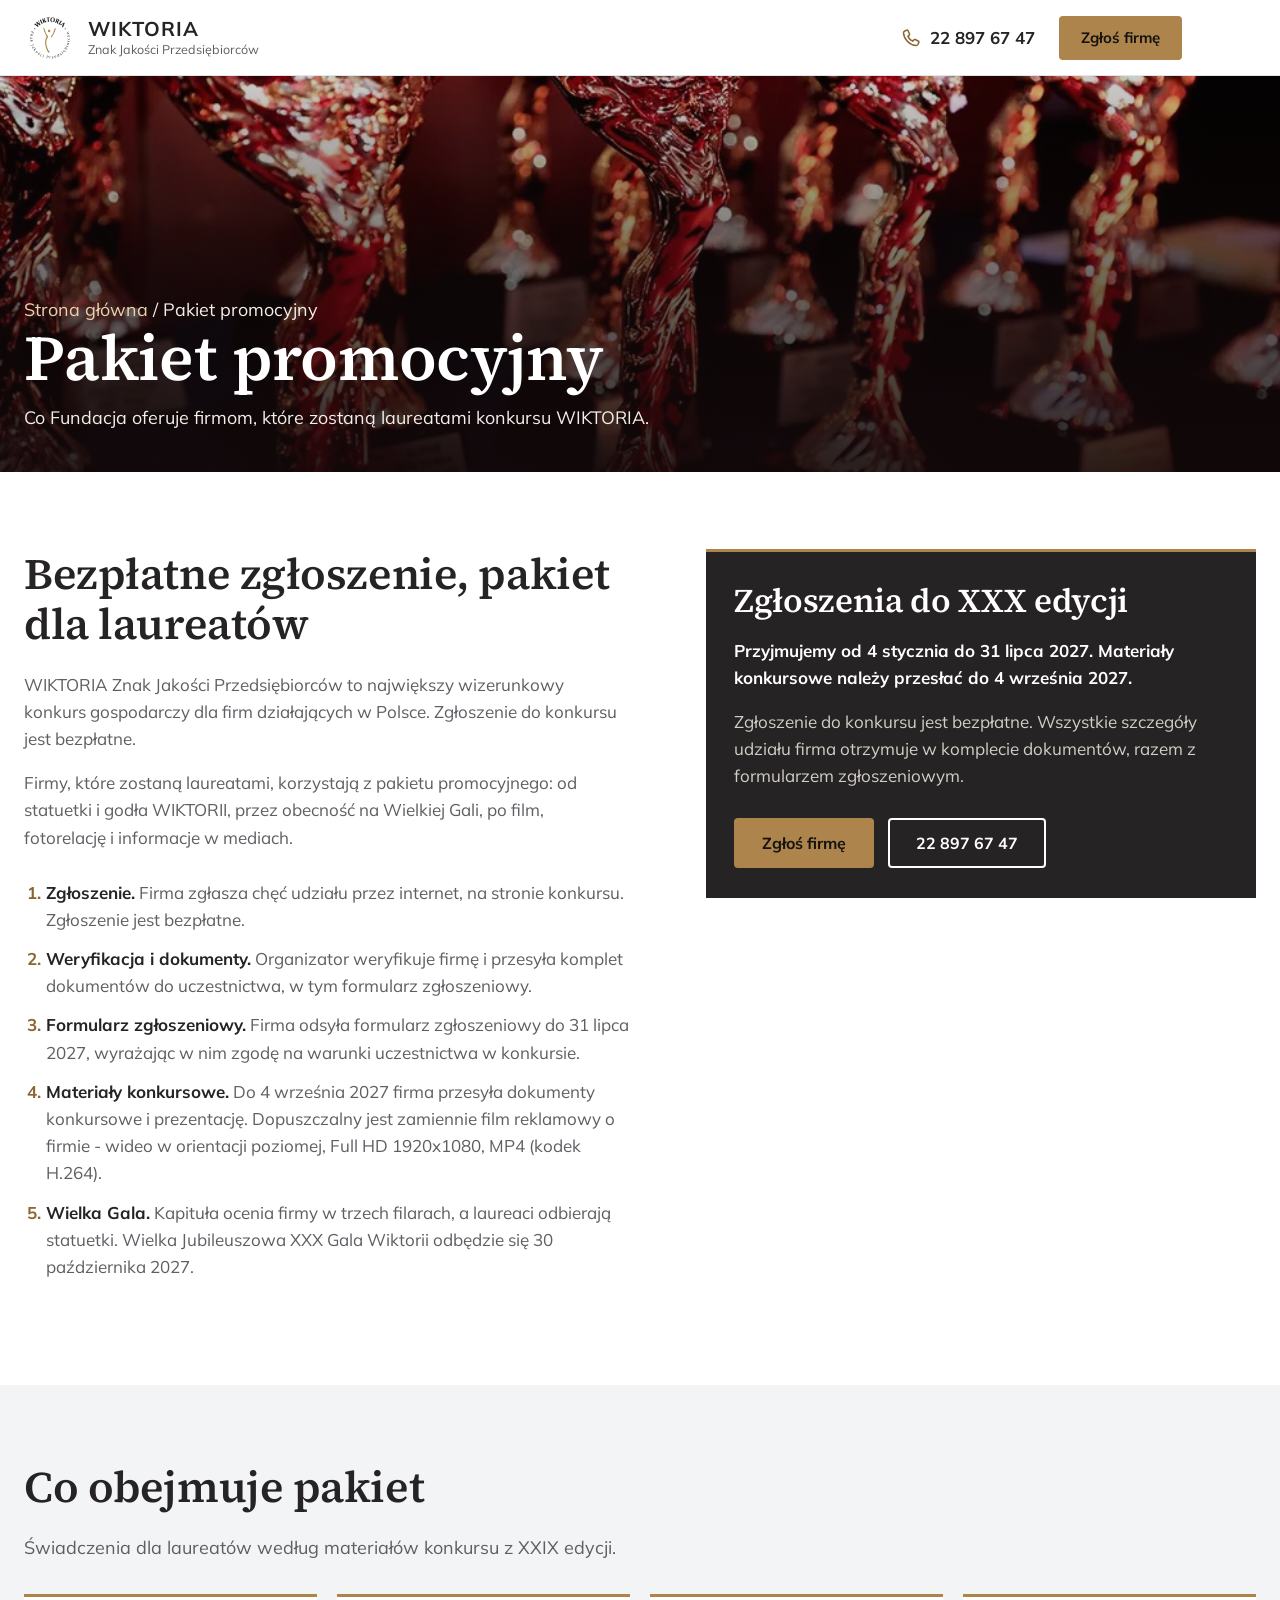
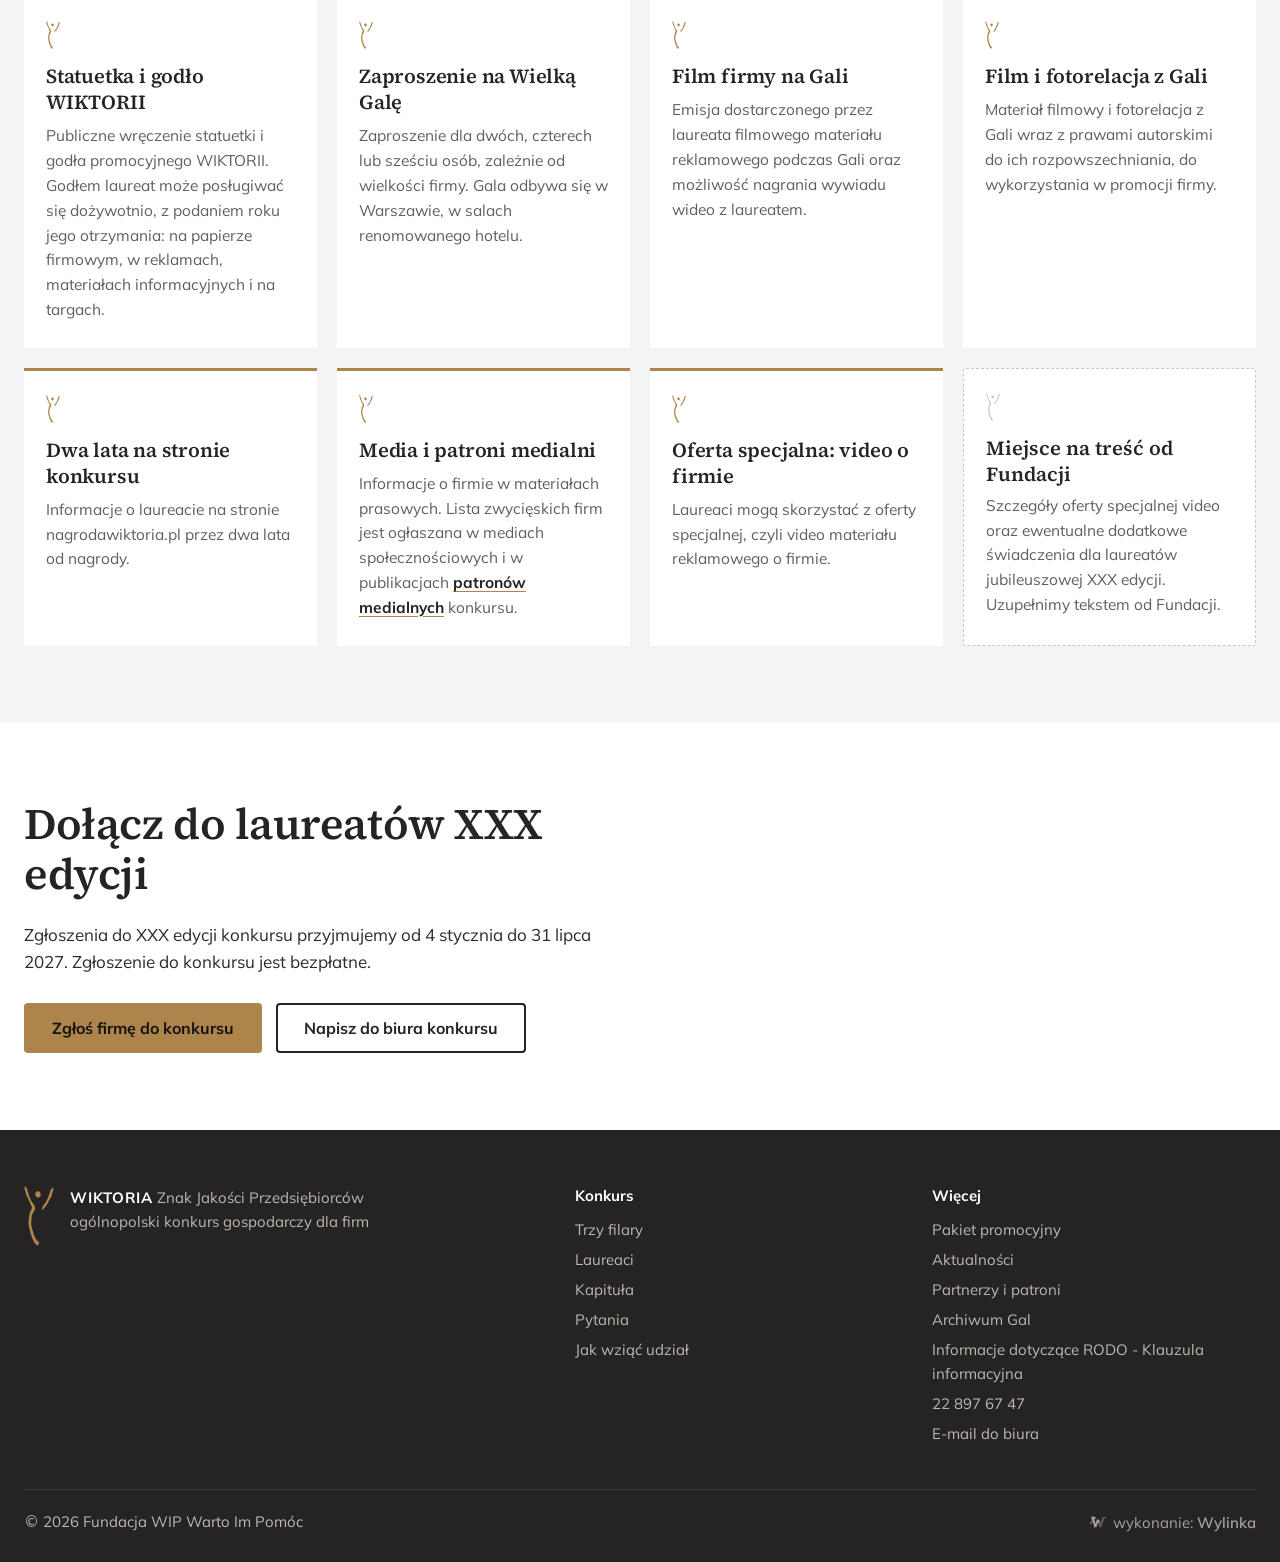
<file: pakiet-promocyjny/index.html>
<!doctype html>
<html lang="pl">
<head>
<meta charset="utf-8">
<meta name="viewport" content="width=device-width,initial-scale=1,viewport-fit=cover">
<meta name="robots" content="noindex,nofollow">
<title>Pakiet promocyjny dla laureatów konkursu WIKTORIA - Znak Jakości Przedsiębiorców</title>
<meta name="description" content="Pakiet promocyjny dla laureatów konkursu WIKTORIA: statuetka i godło do używania dożywotnio, zaproszenie na Wielką Galę, film i fotorelacja z prawami, promocja w mediach. Zgłoszenie do konkursu jest bezpłatne.">
<meta name="theme-color" content="#ffffff">
<link rel="icon" href="../img/logo.svg" type="image/svg+xml">
<link rel="preload" href="../fonts/mulish.woff2" as="font" type="font/woff2" crossorigin>
<link rel="preload" href="../fonts/sourceserif4.woff2" as="font" type="font/woff2" crossorigin>
<link rel="preload" as="image" href="../img/gal-statuetki2.webp">
<link rel="stylesheet" href="../style.css">
<style>
.wylinka-badge{display:inline-flex;align-items:center;gap:.4em;color:inherit;text-decoration:none;font-size:1em;line-height:1;opacity:.85}
.wylinka-badge:hover,.wylinka-badge:focus-visible{opacity:1}
.wylinka-badge:focus-visible{outline:2px solid currentColor;outline-offset:3px;border-radius:2px}
.wylinka-badge svg{width:18px;height:18px;flex:none;overflow:visible}
.wylinka-badge b{font-weight:600}
.wylinka-badge .wy-old{opacity:.45;transform-origin:40px 30px;transition:transform .32s cubic-bezier(.3,.7,.4,1),opacity .32s ease-out}
.wylinka-badge .wy-pod{opacity:0;transition:opacity .2s ease-out .08s}
.wylinka-badge:hover .wy-old,.wylinka-badge:focus-visible .wy-old{transform:translate(9px,7px) rotate(9deg);opacity:0}
.wylinka-badge:hover .wy-pod,.wylinka-badge:focus-visible .wy-pod{opacity:1}
@media (prefers-reduced-motion:reduce){.wylinka-badge .wy-old,.wylinka-badge .wy-pod{transition:none}.wylinka-badge:hover .wy-old,.wylinka-badge:focus-visible .wy-old{transform:none;opacity:.45}.wylinka-badge:hover .wy-pod,.wylinka-badge:focus-visible .wy-pod{opacity:0}}
</style>
</head>
<body data-strona="pakiet">

<svg width="0" height="0" style="position:absolute" aria-hidden="true">
  <defs>
    <symbol id="s-glowa" viewBox="436 350 289 581"><path d="M565 400 554 406 547 414 544 423 544 432 546 439 554 452 560 458 566 461 572 462 579 458 582 458 586 456 593 449 596 442 596 437 597 436 596 425 591 413 586 407 579 402 573 400Z"/></symbol>
    <symbol id="s-reka" viewBox="436 350 289 581"><path d="M718 366 713 366 707 371 697 382 691 392 685 418 680 427 678 436 657 486 643 513 636 523 630 528 630 530 626 534 625 537 619 543 613 554 611 564 611 573 613 580 617 581 621 580 622 576 625 575 630 564 642 553 663 520 668 509 673 502 681 484 683 482 685 475 689 471 690 467 692 466 702 447 705 437 705 433 707 430 708 423 717 395 718 384 720 379 720 368Z"/></symbol>
    <symbol id="s-cialo" viewBox="436 350 289 581"><path d="M443 354 441 356 440 360 443 383 458 440 460 442 464 452 467 455 468 459 472 464 473 470 477 476 481 488 483 490 496 516 495 522 498 526 499 532 507 541 509 545 509 548 513 555 513 561 510 570 498 592 491 611 484 645 482 666 481 667 481 676 480 677 480 689 479 690 479 717 480 718 480 728 481 729 484 750 500 813 515 855 526 877 527 882 529 884 529 891 539 901 542 907 549 914 564 926 569 926 574 920 578 911 579 893 578 890 573 886 568 887 567 883 559 877 558 874 552 867 543 845 538 840 513 761 508 740 508 735 506 728 506 718 505 717 506 683 507 682 510 646 513 631 518 619 534 593 543 573 544 568 543 555 535 536 521 518 521 516 513 507 501 484 485 444 481 430 478 424 477 416 472 407 469 395 469 388 466 379 457 365 447 355Z"/></symbol>
    <symbol id="postac" viewBox="436 350 289 581"><path d="M565 400 554 406 547 414 544 423 544 432 546 439 554 452 560 458 566 461 572 462 579 458 582 458 586 456 593 449 596 442 596 437 597 436 596 425 591 413 586 407 579 402 573 400ZM718 366 713 366 707 371 697 382 691 392 685 418 680 427 678 436 657 486 643 513 636 523 630 528 630 530 626 534 625 537 619 543 613 554 611 564 611 573 613 580 617 581 621 580 622 576 625 575 630 564 642 553 663 520 668 509 673 502 681 484 683 482 685 475 689 471 690 467 692 466 702 447 705 437 705 433 707 430 708 423 717 395 718 384 720 379 720 368ZM443 354 441 356 440 360 443 383 458 440 460 442 464 452 467 455 468 459 472 464 473 470 477 476 481 488 483 490 496 516 495 522 498 526 499 532 507 541 509 545 509 548 513 555 513 561 510 570 498 592 491 611 484 645 482 666 481 667 481 676 480 677 480 689 479 690 479 717 480 718 480 728 481 729 484 750 500 813 515 855 526 877 527 882 529 884 529 891 539 901 542 907 549 914 564 926 569 926 574 920 578 911 579 893 578 890 573 886 568 887 567 883 559 877 558 874 552 867 543 845 538 840 513 761 508 740 508 735 506 728 506 718 505 717 506 683 507 682 510 646 513 631 518 619 534 593 543 573 544 568 543 555 535 536 521 518 521 516 513 507 501 484 485 444 481 430 478 424 477 416 472 407 469 395 469 388 466 379 457 365 447 355Z"/></symbol>
  </defs>
</svg>

<header class="top" id="top">
  <div class="top-in">
    <a class="marka" href="../" aria-label="WIKTORIA Znak Jakości Przedsiębiorców, strona główna">
      <img src="../img/logo.svg" alt="" width="52" height="52">
      <span><b>WIKTORIA</b><small>Znak Jakości Przedsiębiorców</small></span>
    </a>
    <nav class="menu" id="menu" aria-label="Menu główne">
      <a href="../#filary">O konkursie</a>
      <a href="../#laureaci">Laureaci</a>
      <a href="../#udzial">Jak wziąć udział</a>
      <a href="../pakiet-promocyjny/" class="akt" aria-current="page">Pakiet promocyjny</a>
      <a href="../aktualnosci/">Aktualności</a>
      <a href="../partnerzy/">Partnerzy</a>
      <a href="../archiwum/">Archiwum</a>
      <a href="../#kontakt">Kontakt</a>
      <a class="menu-tel" href="tel:+48228976747">tel. 22 897 67 47</a>
    </nav>
    <a class="top-tel" href="tel:+48228976747" aria-label="Zadzwoń: 22 897 67 47">
      <svg viewBox="0 0 24 24" aria-hidden="true"><path d="M7.2 3.5c.6-.3 1.3 0 1.6.6l1.5 3.3c.2.5.1 1.1-.3 1.5L8.6 10.2c1 2.2 2.9 4.1 5.2 5.2l1.3-1.4c.4-.4 1-.5 1.5-.3l3.3 1.5c.6.3.9 1 .6 1.6l-.8 2c-.4.9-1.3 1.5-2.3 1.4C10.6 19.7 4.3 13.4 3.8 6.6c-.1-1 .5-1.9 1.4-2.3z" fill="none" stroke="currentColor" stroke-width="1.7" stroke-linejoin="round"/></svg>
      <span>22 897 67 47</span>
    </a>
    <a class="btn btn-zloty top-cta" href="../#zglos">Zgłoś firmę</a>
    <button class="burger" id="burger" aria-label="Otwórz menu" aria-expanded="false" aria-controls="menu"><span></span><span></span></button>
  </div>
</header>

<main>
<section class="pod-hero">
  <picture><img src="../img/gal-statuetki2.webp" alt="Statuetki WIKTORII przygotowane do wręczenia na Wielkiej Gali" width="1000" height="667" fetchpriority="high"></picture>
  <div class="wrap">
    <p class="okruszki"><a href="../">Strona główna</a> / Pakiet promocyjny</p>
    <h1>Pakiet promocyjny</h1>
    <p>Co Fundacja oferuje firmom, które zostaną laureatami konkursu WIKTORIA.</p>
  </div>
</section>
<section class="pod-sekcja"><div class="wrap udzial-in">
  <div class="udzial">
    <h2>Bezpłatne zgłoszenie, pakiet dla laureatów</h2>
    <p>WIKTORIA Znak Jakości Przedsiębiorców to największy wizerunkowy konkurs gospodarczy dla firm działających w Polsce. Zgłoszenie do konkursu jest bezpłatne.</p>
    <p>Firmy, które zostaną laureatami, korzystają z pakietu promocyjnego: od statuetki i godła WIKTORII, przez obecność na Wielkiej Gali, po film, fotorelację i informacje w mediach.</p>
    <ol class="kroki">
      <li><b>Zgłoszenie.</b> Firma zgłasza chęć udziału przez internet, na stronie konkursu. Zgłoszenie jest bezpłatne.</li>
      <li><b>Weryfikacja i dokumenty.</b> Organizator weryfikuje firmę i przesyła komplet dokumentów do uczestnictwa, w tym formularz zgłoszeniowy.</li>
      <li><b>Formularz zgłoszeniowy.</b> Firma odsyła formularz zgłoszeniowy do <span data-lipiec>31 lipca 2027</span>, wyrażając w nim zgodę na warunki uczestnictwa w konkursie.</li>
      <li><b>Materiały konkursowe.</b> Do <span data-materialy>4 września 2027</span> firma przesyła dokumenty konkursowe i prezentację. Dopuszczalny jest zamiennie film reklamowy o firmie - wideo w orientacji poziomej, Full HD 1920x1080, MP4 (kodek H.264).</li>
      <li><b>Wielka Gala.</b> Kapituła ocenia firmy w trzech filarach, a laureaci odbierają statuetki. Wielka <span data-jubileusz>Jubileuszowa </span><span data-edycja-nabor>XXX</span> Gala Wiktorii odbędzie się <span data-gala>30 października 2027</span>.</li>
    </ol>
  </div>
  <div class="pk-koszt">
    <h2>Zgłoszenia do <span data-edycja-nabor>XXX</span> edycji</h2>
    <p class="mocno">Przyjmujemy od <span data-nabor-zakres>4 stycznia do 31 lipca 2027</span>. Materiały konkursowe należy przesłać do <span data-materialy>4 września 2027</span>.</p>
    <p>Zgłoszenie do konkursu jest bezpłatne. Wszystkie szczegóły udziału firma otrzymuje w komplecie dokumentów, razem z formularzem zgłoszeniowym.</p>
    <div class="przyciski"><a class="btn btn-zloty" href="../#zglos">Zgłoś firmę</a><a class="btn btn-obrys" href="tel:+48228976747">22 897 67 47</a></div>
  </div>
</div></section>
<section class="pod-sekcja pod-szary"><div class="wrap">
  <div class="sekcja-gl"><h2>Co obejmuje pakiet</h2><p>Świadczenia dla laureatów według materiałów konkursu z XXIX edycji.</p></div>
  <ul class="pk-kafle">
    <li class="pk-kafel"><h3>Statuetka i godło WIKTORII</h3><p>Publiczne wręczenie statuetki i godła promocyjnego WIKTORII. Godłem laureat może posługiwać się dożywotnio, z podaniem roku jego otrzymania: na papierze firmowym, w reklamach, materiałach informacyjnych i na targach.</p></li>
    <li class="pk-kafel"><h3>Zaproszenie na Wielką Galę</h3><p>Zaproszenie dla dwóch, czterech lub sześciu osób, zależnie od wielkości firmy. Gala odbywa się w Warszawie, w salach renomowanego hotelu.</p></li>
    <li class="pk-kafel"><h3>Film firmy na Gali</h3><p>Emisja dostarczonego przez laureata filmowego materiału reklamowego podczas Gali oraz możliwość nagrania wywiadu wideo z laureatem.</p></li>
    <li class="pk-kafel"><h3>Film i fotorelacja z Gali</h3><p>Materiał filmowy i fotorelacja z Gali wraz z prawami autorskimi do ich rozpowszechniania, do wykorzystania w promocji firmy.</p></li>
    <li class="pk-kafel"><h3>Dwa lata na stronie konkursu</h3><p>Informacje o laureacie na stronie nagrodawiktoria.pl przez dwa lata od nagrody.</p></li>
    <li class="pk-kafel"><h3>Media i patroni medialni</h3><p>Informacje o firmie w materiałach prasowych. Lista zwycięskich firm jest ogłaszana w mediach społecznościowych i w publikacjach <a href="../partnerzy/">patronów medialnych</a> konkursu.</p></li>
    <li class="pk-kafel"><h3>Oferta specjalna: video o firmie</h3><p>Laureaci mogą skorzystać z oferty specjalnej, czyli video materiału reklamowego o firmie.</p></li>
    <li class="pk-kafel galeria-miejsce"><b>Miejsce na treść od Fundacji</b><p>Szczegóły oferty specjalnej video oraz ewentualne dodatkowe świadczenia dla laureatów jubileuszowej XXX edycji. Uzupełnimy tekstem od Fundacji.</p></li>
  </ul>
</div></section>
<section class="pod-sekcja"><div class="wrap udzial-in">
  <div>
    <h2>Dołącz do laureatów <span data-edycja-nabor>XXX</span> edycji</h2>
    <p>Zgłoszenia do <span data-edycja-nabor>XXX</span> edycji konkursu przyjmujemy od <span data-nabor-zakres>4 stycznia do 31 lipca 2027</span>. Zgłoszenie do konkursu jest bezpłatne.</p>
    <div class="przyciski"><a class="btn btn-zloty" href="../#zglos">Zgłoś firmę do konkursu</a><a class="btn btn-obrys" href="mailto:biuro_promocji@nagrodawiktoria.pl">Napisz do biura konkursu</a></div>
  </div>
</div></section>
</main>

<footer class="stopka">
  <div class="wrap stopka-in">
    <div class="st-marka">
      <svg class="st-postac" aria-hidden="true"><use href="#postac"/></svg>
      <p><b>WIKTORIA</b> Znak Jakości Przedsiębiorców<br>ogólnopolski konkurs gospodarczy dla firm</p>
    </div>
    <div>
      <h3 class="st-h">Konkurs</h3>
      <a href="../#filary">Trzy filary</a><a href="../#laureaci">Laureaci</a><a href="../#kapitula">Kapituła</a><a href="../#pytania">Pytania</a><a href="../#udzial">Jak wziąć udział</a>
    </div>
    <div>
      <h3 class="st-h">Więcej</h3>
      <a href="../pakiet-promocyjny/">Pakiet promocyjny</a><a href="../aktualnosci/">Aktualności</a><a href="../partnerzy/">Partnerzy i patroni</a><a href="../archiwum/">Archiwum Gal</a><a href="https://nagrodawiktoria.pl/images/rodo.pdf" rel="noopener">Informacje dotyczące RODO - Klauzula informacyjna</a><a href="tel:+48228976747">22 897 67 47</a><a href="mailto:biuro_promocji@nagrodawiktoria.pl">E-mail do biura</a>
    </div>
  </div>
  <div class="wrap stopka-dol">
    <span>&copy; <span data-rok-biezacy>2026</span> Fundacja WIP Warto Im Pomóc</span>
    <a class="wylinka-badge" href="https://wylinka.pl/?utm_source=nagrodawiktoria.pl&amp;utm_medium=stopka&amp;utm_campaign=wykonanie" rel="noopener" title="Strona wykonana przez Wylinka"><svg viewBox="0 0 64 64" aria-hidden="true" focusable="false" fill="currentColor"><path d="M9.8 22.8l-1.2-7.9 2.2-3.7 15.5 4.6-.5 1.5-7.2 5.5 4.7 15.6 5-15.6 7 0 4.1 12.7-4.2-.9-2.6 1.8-.8-2.2-5.3 15.6-4.3 0 .4 .2-2.1 2.8-1.3-1.1 1.1-1.4-3.1 .2-.1-1.7 2.2-.1-5.7-16.5-4.8 .6-.8 3.1 0 .5-.3 .5 .8 2.2-1.6 .5-.4-1.3-.8 1.6-1.5-.8 .8-1.6-1.4 .6-.6-1.6 2.3-.8 .2-.4 1.3-4.8 5.9-.8-2.4-6.9zM15.2 13.7l-.1-.4-.4 .8-.1 .8 .1 1 .1 .4 .3 .7 .3-.9 .1-.7 0-.8z"/><path class="wy-pod" d="M37.1 49.8l-4.5-13.3 2.6-1.8 4.2 .9 .9 2.8 3-9.7 0-.5 .1-.8 3.2-8.4 .5-1 .6-1 .9-1.1 1.3-1 1.1-.7 1.4-.5 1.4-.3 .7 0 .9 0 1.2 .3 1.4 .6 .8 .5 .7 .7 .6 .7 .5 .9 .3 .9 .1 .9 0 .8-.2 .9-.5 .9-.5 .6-.7 .5-.7 .3-.1-.1 0-.1 .5-.5 .3-.7 .2-.5 0-.6-.1-.6-.3-.7-.4-.5-.4-.4-.5-.3-.6-.3-.7 0-.7 .1-.6 .1-.5 .4-.5 .5-.3 .5-.2 .7-.1 1.5-1.4 5.1-.8 3.3-.3 .7-.5 .7-6 17.5 1.9 .1-.1 1.7-3.1-.2 1.1 1.4-1.3 1.1-2.1-2.8 .4-.2z"/><path class="wy-old" d="M40.8 50l.4-.2-4.1 0-4.2-12.5 2.5-1.7 4.3 .9 .6 1.9 .6-1.6 0-.3 2.4-7.8 0-.5 .1-.8 3.2-8.4 .4-.8 .6-.9 .9-1.2 .9-.9 1.3-.8 1.4-.6 1.2-.3 1.4-.1 1.3 .1 .6 .2 .8 .3 1.1 .6 .9 .7 .7 .9 .5 .9 .3 .9 .1 1.1-.1 .9-.3 .9-.4 .7-.6 .7-.6 .4-.6 .2-.1-.1 0-.1 .5-.5 .3-.7 .2-.5 0-.5-.1-.6-.2-.6-.3-.5-.4-.5-.5-.3-.6-.3-.7-.1-.6 0-.6 .1-.6 .3-.6 .5-.3 .4-.2 .5-.1 .5-.1 1.5-1.4 5.1-.8 3.3-.3 .7-.5 .7-6 17.5 1.9 .1-.1 1.7-3.1-.2 1.1 1.4-1.3 1.1zM49.6 17.1l.6 1.7-1.5 1.9 .4 .4 1.8-2.1-.7-2.1zM48.1 28.3l.5 1.8-1.7 1.8 .4 .4 1.9-2-.6-2.2zM37.9 41.7l1.7-1.5-.4-.4-1.7 1.4zM42.6 38.7l-1.5 2.8 1.1 2-1.3 2.6 .5 .2 1.5-2.8-1.1-2 1.4-2.5z"/></svg><span>wykonanie: <b>Wylinka</b></span></a>
  </div>
</footer>

<div class="mob" id="mob">
  <a href="tel:+48228976747" class="mob-tel">Zadzwoń</a>
  <a href="../#zglos" class="mob-cta">Zgłoś firmę</a>
</div>

<script src="../app.js" defer></script>
</body>
</html>
</file>
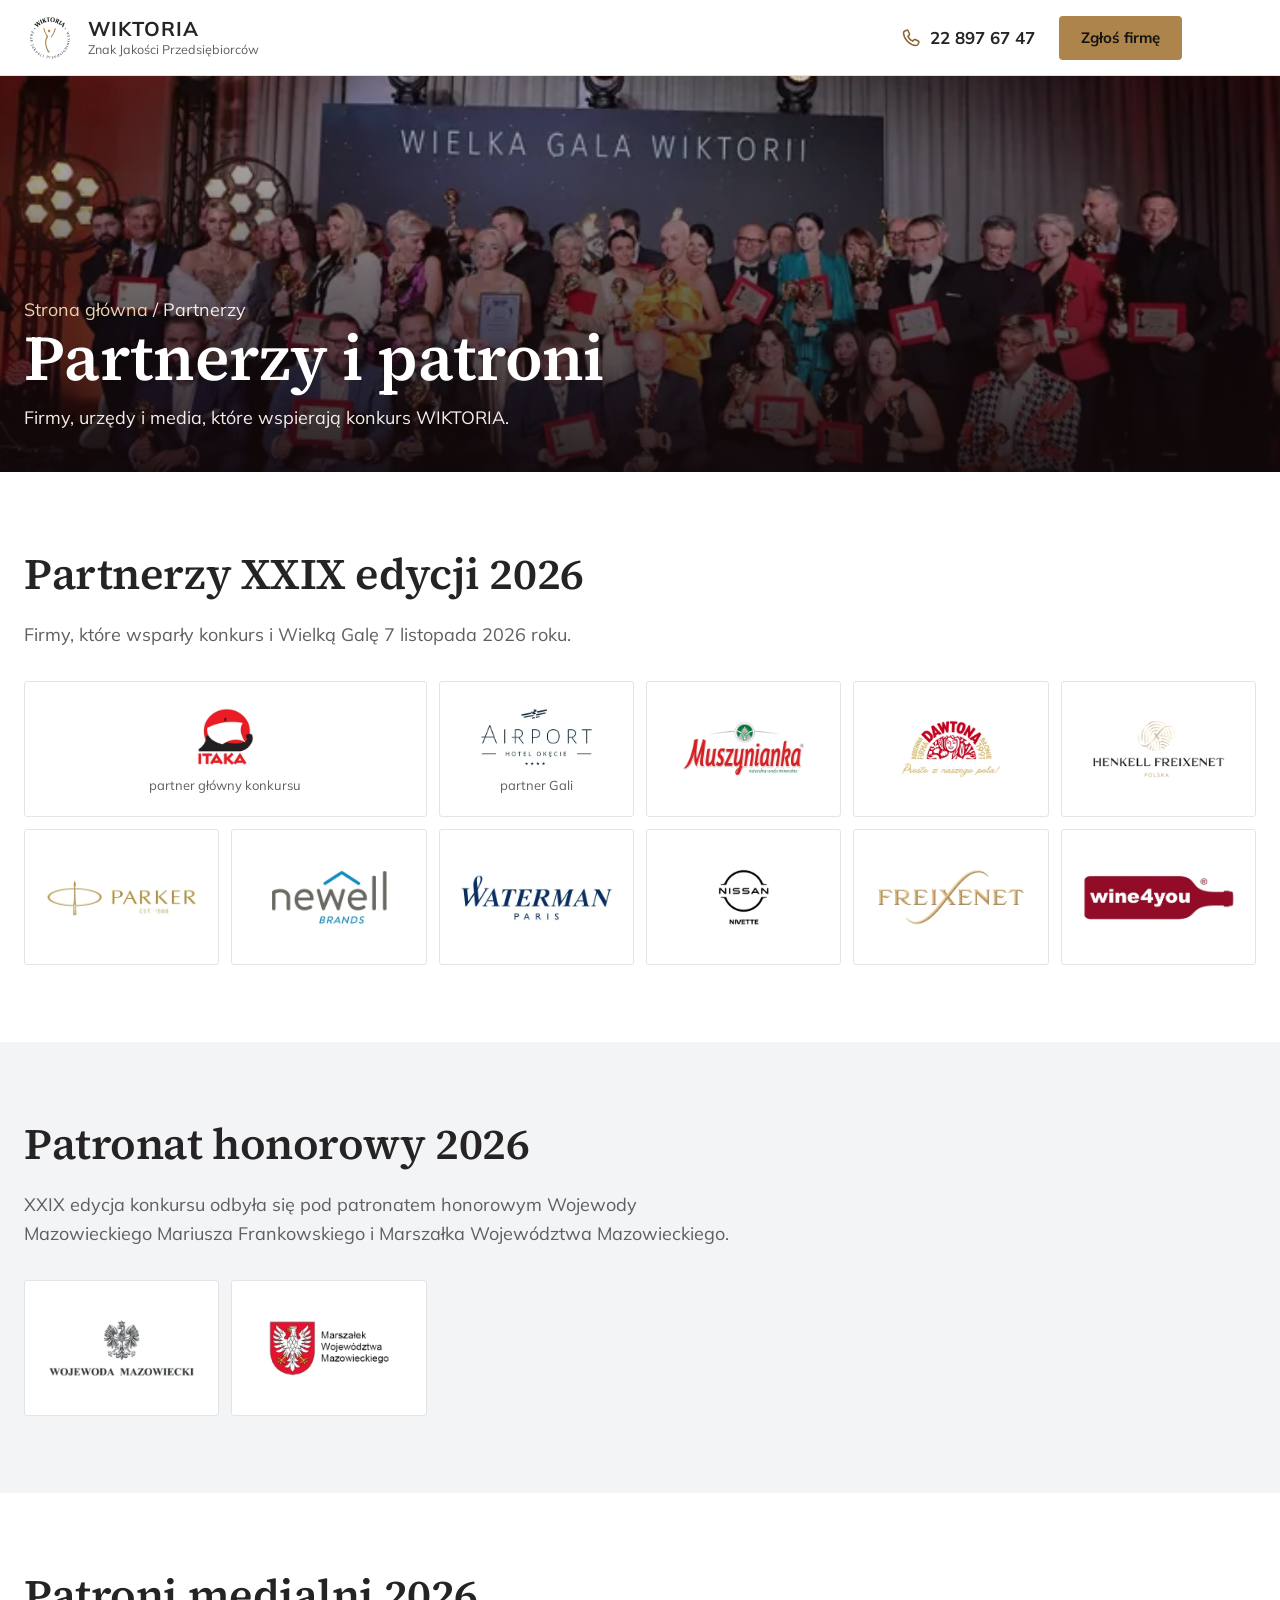
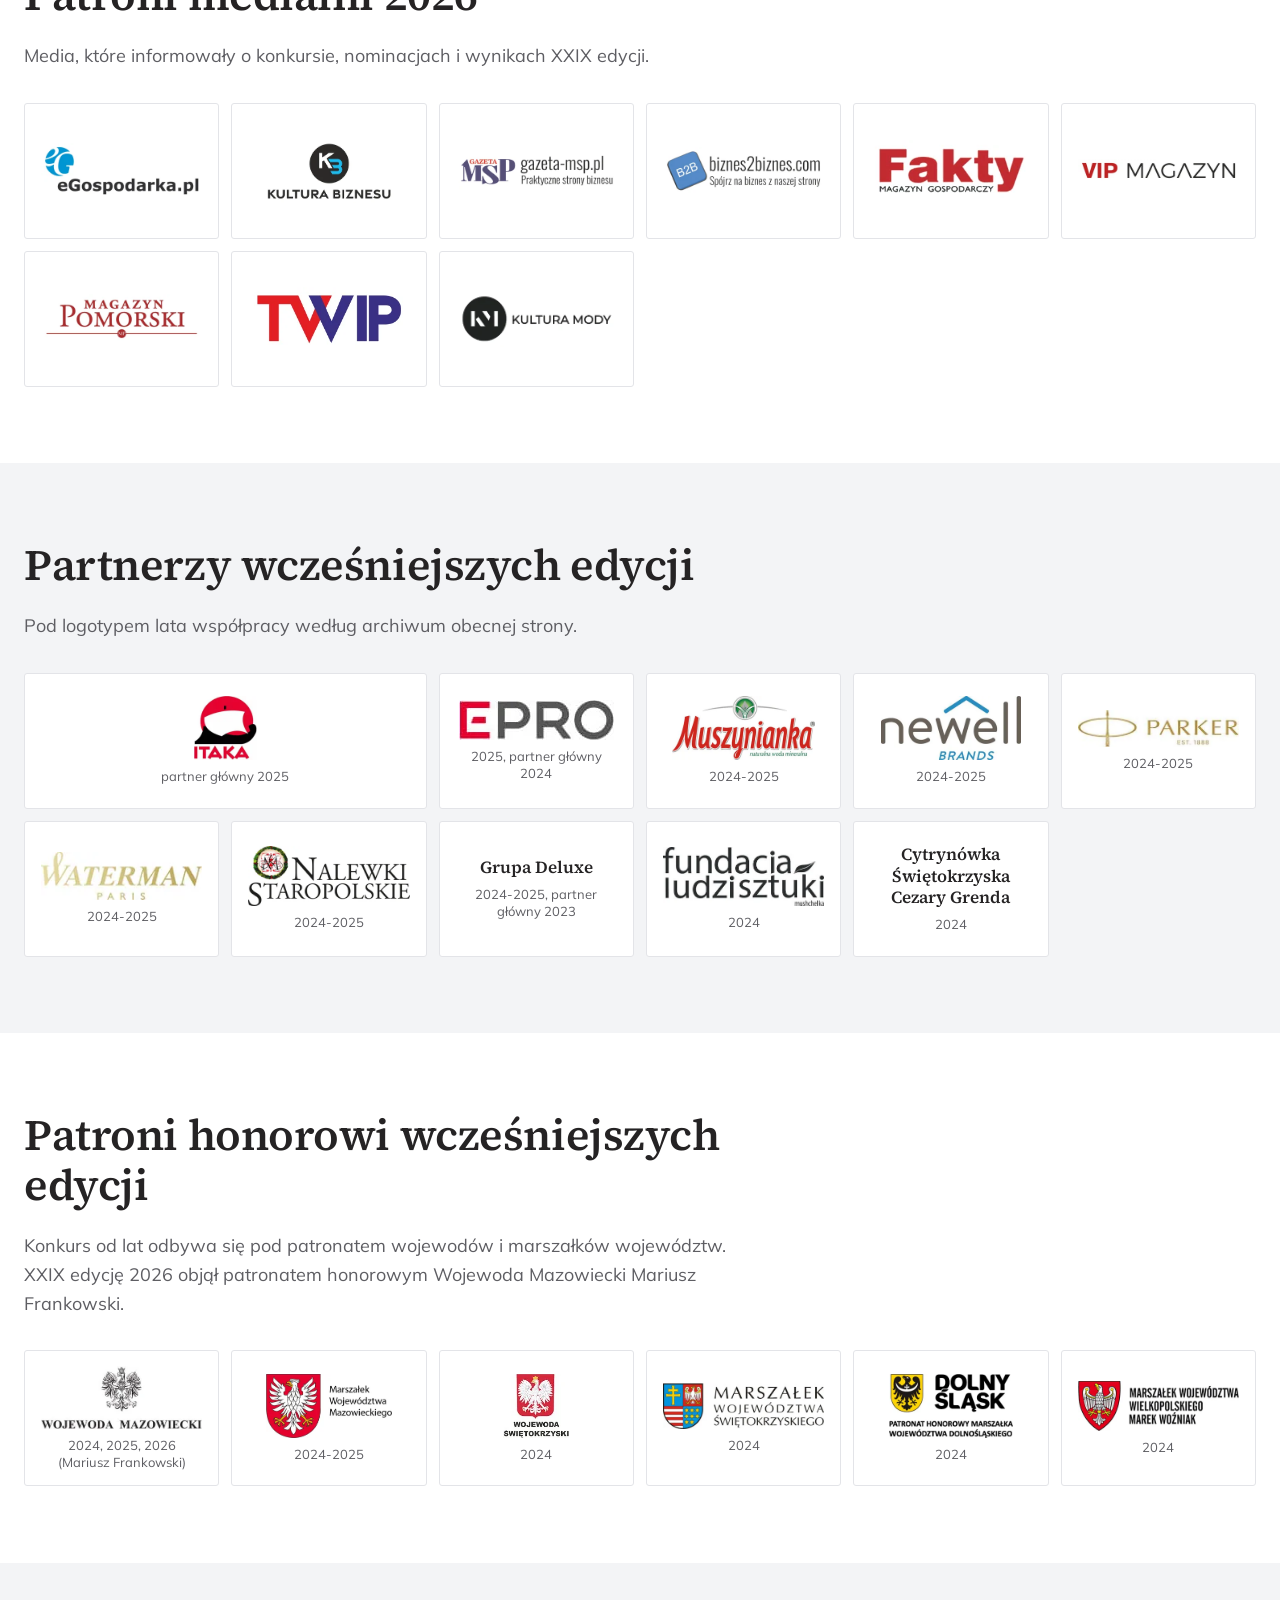
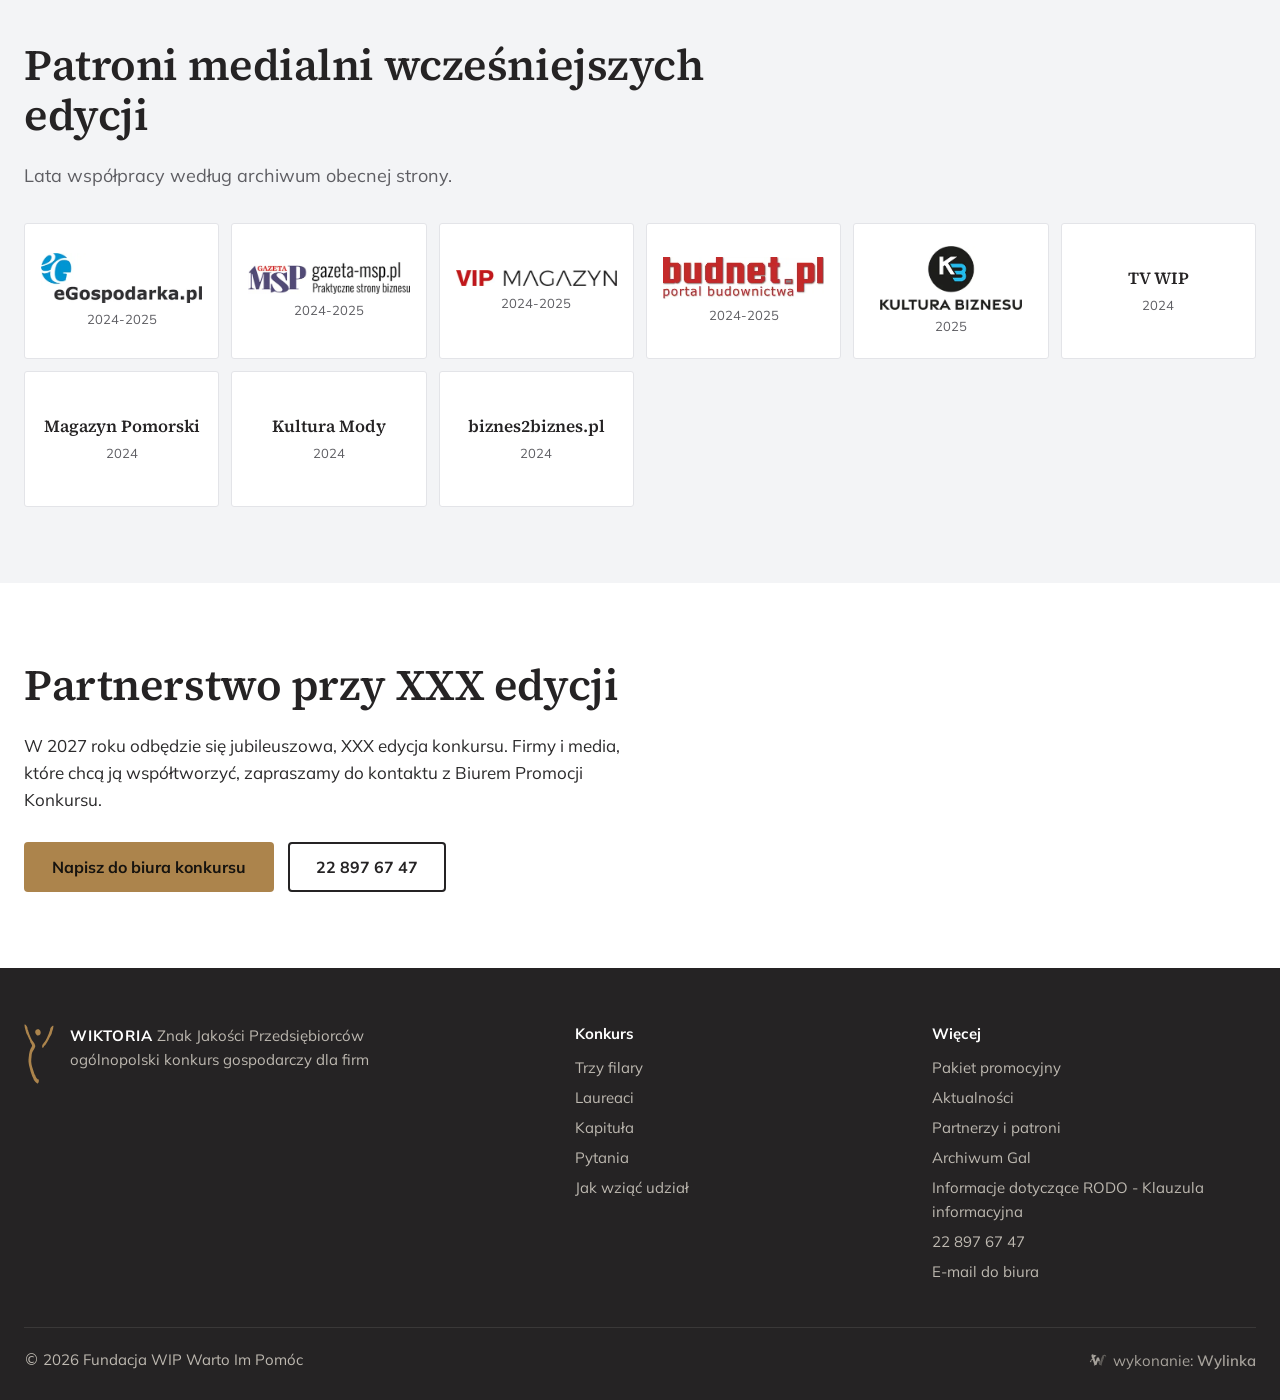
<file: partnerzy/index.html>
<!doctype html>
<html lang="pl">
<head>
<meta charset="utf-8">
<meta name="viewport" content="width=device-width,initial-scale=1,viewport-fit=cover">
<meta name="robots" content="noindex,nofollow">
<title>Partnerzy i patroni konkursu WIKTORIA - Znak Jakości Przedsiębiorców</title>
<meta name="description" content="Partnerzy, patroni honorowi i patroni medialni ogólnopolskiego konkursu gospodarczego WIKTORIA Znak Jakości Przedsiębiorców.">
<meta name="theme-color" content="#ffffff">
<link rel="icon" href="../img/logo.svg" type="image/svg+xml">
<link rel="preload" href="../fonts/mulish.woff2" as="font" type="font/woff2" crossorigin>
<link rel="preload" href="../fonts/sourceserif4.woff2" as="font" type="font/woff2" crossorigin>
<link rel="preload" as="image" href="../img/archiwum/2024-06-m.webp" media="(max-width:760px)">
<link rel="preload" as="image" href="../img/archiwum/2024-06.webp" media="(min-width:761px)">
<link rel="stylesheet" href="../style.css">
<style>
.wylinka-badge{display:inline-flex;align-items:center;gap:.4em;color:inherit;text-decoration:none;font-size:1em;line-height:1;opacity:.85}
.wylinka-badge:hover,.wylinka-badge:focus-visible{opacity:1}
.wylinka-badge:focus-visible{outline:2px solid currentColor;outline-offset:3px;border-radius:2px}
.wylinka-badge svg{width:18px;height:18px;flex:none;overflow:visible}
.wylinka-badge b{font-weight:600}
.wylinka-badge .wy-old{opacity:.45;transform-origin:40px 30px;transition:transform .32s cubic-bezier(.3,.7,.4,1),opacity .32s ease-out}
.wylinka-badge .wy-pod{opacity:0;transition:opacity .2s ease-out .08s}
.wylinka-badge:hover .wy-old,.wylinka-badge:focus-visible .wy-old{transform:translate(9px,7px) rotate(9deg);opacity:0}
.wylinka-badge:hover .wy-pod,.wylinka-badge:focus-visible .wy-pod{opacity:1}
@media (prefers-reduced-motion:reduce){.wylinka-badge .wy-old,.wylinka-badge .wy-pod{transition:none}.wylinka-badge:hover .wy-old,.wylinka-badge:focus-visible .wy-old{transform:none;opacity:.45}.wylinka-badge:hover .wy-pod,.wylinka-badge:focus-visible .wy-pod{opacity:0}}
</style>
</head>
<body data-strona="partnerzy">

<svg width="0" height="0" style="position:absolute" aria-hidden="true">
  <defs>
    <symbol id="s-glowa" viewBox="436 350 289 581"><path d="M565 400 554 406 547 414 544 423 544 432 546 439 554 452 560 458 566 461 572 462 579 458 582 458 586 456 593 449 596 442 596 437 597 436 596 425 591 413 586 407 579 402 573 400Z"/></symbol>
    <symbol id="s-reka" viewBox="436 350 289 581"><path d="M718 366 713 366 707 371 697 382 691 392 685 418 680 427 678 436 657 486 643 513 636 523 630 528 630 530 626 534 625 537 619 543 613 554 611 564 611 573 613 580 617 581 621 580 622 576 625 575 630 564 642 553 663 520 668 509 673 502 681 484 683 482 685 475 689 471 690 467 692 466 702 447 705 437 705 433 707 430 708 423 717 395 718 384 720 379 720 368Z"/></symbol>
    <symbol id="s-cialo" viewBox="436 350 289 581"><path d="M443 354 441 356 440 360 443 383 458 440 460 442 464 452 467 455 468 459 472 464 473 470 477 476 481 488 483 490 496 516 495 522 498 526 499 532 507 541 509 545 509 548 513 555 513 561 510 570 498 592 491 611 484 645 482 666 481 667 481 676 480 677 480 689 479 690 479 717 480 718 480 728 481 729 484 750 500 813 515 855 526 877 527 882 529 884 529 891 539 901 542 907 549 914 564 926 569 926 574 920 578 911 579 893 578 890 573 886 568 887 567 883 559 877 558 874 552 867 543 845 538 840 513 761 508 740 508 735 506 728 506 718 505 717 506 683 507 682 510 646 513 631 518 619 534 593 543 573 544 568 543 555 535 536 521 518 521 516 513 507 501 484 485 444 481 430 478 424 477 416 472 407 469 395 469 388 466 379 457 365 447 355Z"/></symbol>
    <symbol id="postac" viewBox="436 350 289 581"><path d="M565 400 554 406 547 414 544 423 544 432 546 439 554 452 560 458 566 461 572 462 579 458 582 458 586 456 593 449 596 442 596 437 597 436 596 425 591 413 586 407 579 402 573 400ZM718 366 713 366 707 371 697 382 691 392 685 418 680 427 678 436 657 486 643 513 636 523 630 528 630 530 626 534 625 537 619 543 613 554 611 564 611 573 613 580 617 581 621 580 622 576 625 575 630 564 642 553 663 520 668 509 673 502 681 484 683 482 685 475 689 471 690 467 692 466 702 447 705 437 705 433 707 430 708 423 717 395 718 384 720 379 720 368ZM443 354 441 356 440 360 443 383 458 440 460 442 464 452 467 455 468 459 472 464 473 470 477 476 481 488 483 490 496 516 495 522 498 526 499 532 507 541 509 545 509 548 513 555 513 561 510 570 498 592 491 611 484 645 482 666 481 667 481 676 480 677 480 689 479 690 479 717 480 718 480 728 481 729 484 750 500 813 515 855 526 877 527 882 529 884 529 891 539 901 542 907 549 914 564 926 569 926 574 920 578 911 579 893 578 890 573 886 568 887 567 883 559 877 558 874 552 867 543 845 538 840 513 761 508 740 508 735 506 728 506 718 505 717 506 683 507 682 510 646 513 631 518 619 534 593 543 573 544 568 543 555 535 536 521 518 521 516 513 507 501 484 485 444 481 430 478 424 477 416 472 407 469 395 469 388 466 379 457 365 447 355Z"/></symbol>
  </defs>
</svg>

<header class="top" id="top">
  <div class="top-in">
    <a class="marka" href="../" aria-label="WIKTORIA Znak Jakości Przedsiębiorców, strona główna">
      <img src="../img/logo.svg" alt="" width="52" height="52">
      <span><b>WIKTORIA</b><small>Znak Jakości Przedsiębiorców</small></span>
    </a>
    <nav class="menu" id="menu" aria-label="Menu główne">
      <a href="../#filary">O konkursie</a>
      <a href="../#laureaci">Laureaci</a>
      <a href="../#udzial">Jak wziąć udział</a>
      <a href="../pakiet-promocyjny/">Pakiet promocyjny</a>
      <a href="../aktualnosci/">Aktualności</a>
      <a href="../partnerzy/" class="akt" aria-current="page">Partnerzy</a>
      <a href="../archiwum/">Archiwum</a>
      <a href="../#kontakt">Kontakt</a>
      <a class="menu-tel" href="tel:+48228976747">tel. 22 897 67 47</a>
    </nav>
    <a class="top-tel" href="tel:+48228976747" aria-label="Zadzwoń: 22 897 67 47">
      <svg viewBox="0 0 24 24" aria-hidden="true"><path d="M7.2 3.5c.6-.3 1.3 0 1.6.6l1.5 3.3c.2.5.1 1.1-.3 1.5L8.6 10.2c1 2.2 2.9 4.1 5.2 5.2l1.3-1.4c.4-.4 1-.5 1.5-.3l3.3 1.5c.6.3.9 1 .6 1.6l-.8 2c-.4.9-1.3 1.5-2.3 1.4C10.6 19.7 4.3 13.4 3.8 6.6c-.1-1 .5-1.9 1.4-2.3z" fill="none" stroke="currentColor" stroke-width="1.7" stroke-linejoin="round"/></svg>
      <span>22 897 67 47</span>
    </a>
    <a class="btn btn-zloty top-cta" href="../#zglos">Zgłoś firmę</a>
    <button class="burger" id="burger" aria-label="Otwórz menu" aria-expanded="false" aria-controls="menu"><span></span><span></span></button>
  </div>
</header>

<main>
<section class="pod-hero">
  <picture><source media="(max-width:760px)" srcset="../img/archiwum/2024-06-m.webp"><img src="../img/archiwum/2024-06.webp" alt="Laureaci i goście Wielkiej Gali WIKTORII 2024" width="1200" height="800" fetchpriority="high"></picture>
  <div class="wrap">
    <p class="okruszki"><a href="../">Strona główna</a> / Partnerzy</p>
    <h1>Partnerzy i patroni</h1>
    <p>Firmy, urzędy i media, które wspierają konkurs WIKTORIA.</p>
  </div>
</section>
<section class="pod-sekcja" id="2026"><div class="wrap">
  <div class="sekcja-gl"><h2>Partnerzy XXIX edycji 2026</h2><p>Firmy, które wsparły konkurs i Wielką Galę 7 listopada 2026 roku.</p></div>
  <ul class="loga loga-duze"><li class="logo-k glowny"><img src="../img/partnerzy/2026/itaka.webp" alt="Biuro Podróży ITAKA" width="166" height="170" loading="lazy"><small>partner główny konkursu</small></li><li class="logo-k"><img src="../img/partnerzy/2026/airport-hotel-okecie.webp" alt="Airport Hotel Okęcie" width="315" height="170" loading="lazy"><small>partner Gali</small></li><li class="logo-k"><img src="../img/partnerzy/2026/muszynianka.webp" alt="Muszynianka" width="334" height="164" loading="lazy"></li><li class="logo-k"><img src="../img/partnerzy/2026/dawtona.webp" alt="Dawtona" width="282" height="170" loading="lazy"></li><li class="logo-k"><img src="../img/partnerzy/2026/henkell-freixenet.webp" alt="Henkell Freixenet Polska" width="370" height="170" loading="lazy"></li><li class="logo-k"><img src="../img/partnerzy/2026/parker.webp" alt="Parker" width="341" height="98" loading="lazy"></li><li class="logo-k"><img src="../img/partnerzy/2026/newell.webp" alt="Newell Brands" width="298" height="152" loading="lazy"></li><li class="logo-k"><img src="../img/partnerzy/2026/waterman.webp" alt="Waterman Paris" width="400" height="136" loading="lazy"></li><li class="logo-k"><img src="../img/partnerzy/2026/nissan-nivette.webp" alt="Nissan Nivette" width="158" height="170" loading="lazy"></li><li class="logo-k"><img src="../img/partnerzy/2026/freixenet.webp" alt="Freixenet" width="396" height="163" loading="lazy"></li><li class="logo-k"><img src="../img/partnerzy/2026/wine4you.webp" alt="wine4you" width="359" height="124" loading="lazy"></li></ul>
</div></section>
<section class="pod-sekcja pod-szary"><div class="wrap">
  <div class="sekcja-gl"><h2>Patronat honorowy 2026</h2><p>XXIX edycja konkursu odbyła się pod patronatem honorowym Wojewody Mazowieckiego Mariusza Frankowskiego i Marszałka Województwa Mazowieckiego.</p></div>
  <ul class="loga loga-duze"><li class="logo-k"><img src="../img/partnerzy/2026/wojewoda-mazowiecki.webp" alt="Wojewoda Mazowiecki" width="400" height="168" loading="lazy"></li><li class="logo-k"><img src="../img/partnerzy/2026/marszalek-mazowiecki.webp" alt="Marszałek Województwa Mazowieckiego" width="324" height="159" loading="lazy"></li></ul>
</div></section>
<section class="pod-sekcja"><div class="wrap">
  <div class="sekcja-gl"><h2>Patroni medialni 2026</h2><p>Media, które informowały o konkursie, nominacjach i wynikach XXIX edycji.</p></div>
  <ul class="loga loga-duze"><li class="logo-k"><img src="../img/partnerzy/2026/egospodarka.webp" alt="eGospodarka.pl" width="400" height="136" loading="lazy"></li><li class="logo-k"><img src="../img/partnerzy/2026/kultura-biznesu.webp" alt="Kultura Biznesu" width="351" height="170" loading="lazy"></li><li class="logo-k"><img src="../img/partnerzy/2026/gazeta-msp.webp" alt="Gazeta MŚP gazeta-msp.pl" width="400" height="98" loading="lazy"></li><li class="logo-k"><img src="../img/partnerzy/2026/biznes2biznes.webp" alt="biznes2biznes.com" width="400" height="116" loading="lazy"></li><li class="logo-k"><img src="../img/partnerzy/2026/fakty.webp" alt="Fakty Magazyn Gospodarczy" width="242" height="93" loading="lazy"></li><li class="logo-k"><img src="../img/partnerzy/2026/vip-magazyn.webp" alt="VIP Magazyn" width="400" height="58" loading="lazy"></li><li class="logo-k"><img src="../img/partnerzy/2026/magazyn-pomorski.webp" alt="Magazyn Pomorski" width="400" height="120" loading="lazy"></li><li class="logo-k"><img src="../img/partnerzy/2026/tvwip.webp" alt="TV WIP" width="266" height="107" loading="lazy"></li><li class="logo-k"><img src="../img/partnerzy/2026/kultura-mody.webp" alt="Kultura Mody" width="352" height="123" loading="lazy"></li></ul>
</div></section>
<section class="pod-sekcja pod-szary"><div class="wrap">
  <div class="sekcja-gl"><h2>Partnerzy wcześniejszych edycji</h2><p>Pod logotypem lata współpracy według archiwum obecnej strony.</p></div>
  <ul class="loga loga-duze"><li class="logo-k glowny"><img src="../img/partnerzy/itaka.webp" alt="Biuro Podróży ITAKA" width="156" height="160" loading="lazy"><small>partner główny 2025</small></li><li class="logo-k"><img src="../img/partnerzy/e-pro.webp" alt="E-Pro" width="155" height="40" loading="lazy"><small>2025, partner główny 2024</small></li><li class="logo-k"><img src="../img/partnerzy/muszynianka.webp" alt="Muszynianka" width="358" height="160" loading="lazy"><small>2024-2025</small></li><li class="logo-k"><img src="../img/partnerzy/newell.webp" alt="Newell Brands" width="348" height="160" loading="lazy"><small>2024-2025</small></li><li class="logo-k"><img src="../img/partnerzy/parker.webp" alt="Parker" width="338" height="77" loading="lazy"><small>2024-2025</small></li><li class="logo-k"><img src="../img/partnerzy/waterman.webp" alt="Waterman" width="180" height="53" loading="lazy"><small>2024-2025</small></li><li class="logo-k"><img src="../img/partnerzy/nalewki.webp" alt="Nalewki Staropolskie Majewski i S-ka" width="400" height="148" loading="lazy"><small>2024-2025</small></li><li class="logo-k"><span class="tekst">Grupa Deluxe</span><small>2024-2025, partner główny 2023</small></li><li class="logo-k"><img src="../img/partnerzy/fundacja-ludzi-sztuki.webp" alt="Fundacja Ludzi Sztuki" width="369" height="136" loading="lazy"><small>2024</small></li><li class="logo-k"><span class="tekst">Cytrynówka Świętokrzyska Cezary Grenda</span><small>2024</small></li></ul>
</div></section>
<section class="pod-sekcja"><div class="wrap">
  <div class="sekcja-gl"><h2>Patroni honorowi wcześniejszych edycji</h2><p>Konkurs od lat odbywa się pod patronatem wojewodów i marszałków województw. XXIX edycję 2026 objął patronatem honorowym Wojewoda Mazowiecki Mariusz Frankowski.</p></div>
  <ul class="loga loga-duze"><li class="logo-k"><img src="../img/partnerzy/wojewoda-mazowiecki.webp" alt="Wojewoda Mazowiecki" width="367" height="143" loading="lazy"><small>2024, 2025, 2026 (Mariusz Frankowski)</small></li><li class="logo-k"><img src="../img/partnerzy/marszalek-mazowiecki.webp" alt="Marszałek Województwa Mazowieckiego" width="313" height="160" loading="lazy"><small>2024-2025</small></li><li class="logo-k"><img src="../img/partnerzy/wojewoda-swietokrzyski.webp" alt="Wojewoda Świętokrzyski" width="128" height="124" loading="lazy"><small>2024</small></li><li class="logo-k"><img src="../img/partnerzy/marszalek-swietokrzyski.webp" alt="Marszałek Województwa Świętokrzyskiego" width="400" height="116" loading="lazy"><small>2024</small></li><li class="logo-k"><img src="../img/partnerzy/marszalek-dolnoslaski.webp" alt="Marszałek Województwa Dolnośląskiego" width="310" height="160" loading="lazy"><small>2024</small></li><li class="logo-k"><img src="../img/partnerzy/marszalek-wielkopolski.webp" alt="Marszałek Województwa Wielkopolskiego" width="400" height="122" loading="lazy"><small>2024</small></li></ul>
</div></section>
<section class="pod-sekcja pod-szary"><div class="wrap">
  <div class="sekcja-gl"><h2>Patroni medialni wcześniejszych edycji</h2><p>Lata współpracy według archiwum obecnej strony.</p></div>
  <ul class="loga loga-duze"><li class="logo-k"><img src="../img/partnerzy/egospodarka.webp" alt="eGospodarka.pl" width="400" height="123" loading="lazy"><small>2024-2025</small></li><li class="logo-k"><img src="../img/partnerzy/gazeta-msp.webp" alt="Gazeta MŚP" width="400" height="79" loading="lazy"><small>2024-2025</small></li><li class="logo-k"><img src="../img/partnerzy/vip-magazyn.webp" alt="VIP Magazyn" width="400" height="41" loading="lazy"><small>2024-2025</small></li><li class="logo-k"><img src="../img/partnerzy/budnet.webp" alt="Budnet.pl" width="286" height="74" loading="lazy"><small>2024-2025</small></li><li class="logo-k"><img src="../img/partnerzy/kultura-biznesu.webp" alt="Kultura Biznesu" width="357" height="160" loading="lazy"><small>2025</small></li><li class="logo-k"><span class="tekst">TV WIP</span><small>2024</small></li><li class="logo-k"><span class="tekst">Magazyn Pomorski</span><small>2024</small></li><li class="logo-k"><span class="tekst">Kultura Mody</span><small>2024</small></li><li class="logo-k"><span class="tekst">biznes2biznes.pl</span><small>2024</small></li></ul>
</div></section>
<section class="pod-sekcja"><div class="wrap udzial-in">
  <div>
    <h2>Partnerstwo przy <span data-edycja-nabor>XXX</span> edycji</h2>
    <p>W <span data-rok-nabor>2027</span> roku odbędzie się <span data-jubileusz>jubileuszowa, </span><span data-edycja-nabor>XXX</span> edycja konkursu. Firmy i media, które chcą ją współtworzyć, zapraszamy do kontaktu z Biurem Promocji Konkursu.</p>
    <div class="przyciski"><a class="btn btn-zloty" href="mailto:biuro_promocji@nagrodawiktoria.pl">Napisz do biura konkursu</a><a class="btn btn-obrys" href="tel:+48228976747">22 897 67 47</a></div>
  </div>
</div></section>
</main>

<footer class="stopka">
  <div class="wrap stopka-in">
    <div class="st-marka">
      <svg class="st-postac" aria-hidden="true"><use href="#postac"/></svg>
      <p><b>WIKTORIA</b> Znak Jakości Przedsiębiorców<br>ogólnopolski konkurs gospodarczy dla firm</p>
    </div>
    <div>
      <h3 class="st-h">Konkurs</h3>
      <a href="../#filary">Trzy filary</a><a href="../#laureaci">Laureaci</a><a href="../#kapitula">Kapituła</a><a href="../#pytania">Pytania</a><a href="../#udzial">Jak wziąć udział</a>
    </div>
    <div>
      <h3 class="st-h">Więcej</h3>
      <a href="../pakiet-promocyjny/">Pakiet promocyjny</a><a href="../aktualnosci/">Aktualności</a><a href="../partnerzy/">Partnerzy i patroni</a><a href="../archiwum/">Archiwum Gal</a><a href="https://nagrodawiktoria.pl/images/rodo.pdf" rel="noopener">Informacje dotyczące RODO - Klauzula informacyjna</a><a href="tel:+48228976747">22 897 67 47</a><a href="mailto:biuro_promocji@nagrodawiktoria.pl">E-mail do biura</a>
    </div>
  </div>
  <div class="wrap stopka-dol">
    <span>&copy; <span data-rok-biezacy>2026</span> Fundacja WIP Warto Im Pomóc</span>
    <a class="wylinka-badge" href="https://wylinka.pl/?utm_source=nagrodawiktoria.pl&amp;utm_medium=stopka&amp;utm_campaign=wykonanie" rel="noopener" title="Strona wykonana przez Wylinka"><svg viewBox="0 0 64 64" aria-hidden="true" focusable="false" fill="currentColor"><path d="M9.8 22.8l-1.2-7.9 2.2-3.7 15.5 4.6-.5 1.5-7.2 5.5 4.7 15.6 5-15.6 7 0 4.1 12.7-4.2-.9-2.6 1.8-.8-2.2-5.3 15.6-4.3 0 .4 .2-2.1 2.8-1.3-1.1 1.1-1.4-3.1 .2-.1-1.7 2.2-.1-5.7-16.5-4.8 .6-.8 3.1 0 .5-.3 .5 .8 2.2-1.6 .5-.4-1.3-.8 1.6-1.5-.8 .8-1.6-1.4 .6-.6-1.6 2.3-.8 .2-.4 1.3-4.8 5.9-.8-2.4-6.9zM15.2 13.7l-.1-.4-.4 .8-.1 .8 .1 1 .1 .4 .3 .7 .3-.9 .1-.7 0-.8z"/><path class="wy-pod" d="M37.1 49.8l-4.5-13.3 2.6-1.8 4.2 .9 .9 2.8 3-9.7 0-.5 .1-.8 3.2-8.4 .5-1 .6-1 .9-1.1 1.3-1 1.1-.7 1.4-.5 1.4-.3 .7 0 .9 0 1.2 .3 1.4 .6 .8 .5 .7 .7 .6 .7 .5 .9 .3 .9 .1 .9 0 .8-.2 .9-.5 .9-.5 .6-.7 .5-.7 .3-.1-.1 0-.1 .5-.5 .3-.7 .2-.5 0-.6-.1-.6-.3-.7-.4-.5-.4-.4-.5-.3-.6-.3-.7 0-.7 .1-.6 .1-.5 .4-.5 .5-.3 .5-.2 .7-.1 1.5-1.4 5.1-.8 3.3-.3 .7-.5 .7-6 17.5 1.9 .1-.1 1.7-3.1-.2 1.1 1.4-1.3 1.1-2.1-2.8 .4-.2z"/><path class="wy-old" d="M40.8 50l.4-.2-4.1 0-4.2-12.5 2.5-1.7 4.3 .9 .6 1.9 .6-1.6 0-.3 2.4-7.8 0-.5 .1-.8 3.2-8.4 .4-.8 .6-.9 .9-1.2 .9-.9 1.3-.8 1.4-.6 1.2-.3 1.4-.1 1.3 .1 .6 .2 .8 .3 1.1 .6 .9 .7 .7 .9 .5 .9 .3 .9 .1 1.1-.1 .9-.3 .9-.4 .7-.6 .7-.6 .4-.6 .2-.1-.1 0-.1 .5-.5 .3-.7 .2-.5 0-.5-.1-.6-.2-.6-.3-.5-.4-.5-.5-.3-.6-.3-.7-.1-.6 0-.6 .1-.6 .3-.6 .5-.3 .4-.2 .5-.1 .5-.1 1.5-1.4 5.1-.8 3.3-.3 .7-.5 .7-6 17.5 1.9 .1-.1 1.7-3.1-.2 1.1 1.4-1.3 1.1zM49.6 17.1l.6 1.7-1.5 1.9 .4 .4 1.8-2.1-.7-2.1zM48.1 28.3l.5 1.8-1.7 1.8 .4 .4 1.9-2-.6-2.2zM37.9 41.7l1.7-1.5-.4-.4-1.7 1.4zM42.6 38.7l-1.5 2.8 1.1 2-1.3 2.6 .5 .2 1.5-2.8-1.1-2 1.4-2.5z"/></svg><span>wykonanie: <b>Wylinka</b></span></a>
  </div>
</footer>

<div class="mob" id="mob">
  <a href="tel:+48228976747" class="mob-tel">Zadzwoń</a>
  <a href="../#zglos" class="mob-cta">Zgłoś firmę</a>
</div>

<script src="../app.js" defer></script>
</body>
</html>
</file>
<file: style.css>
@font-face{font-family:"Mulish";src:url("fonts/mulish.woff2") format("woff2");font-weight:400 700;font-style:normal;font-display:swap}
@font-face{font-family:"Source Serif 4";src:url("fonts/sourceserif4.woff2") format("woff2");font-weight:500 600;font-style:normal;font-display:swap}
:root{
  --zloto:#AC844C;
  --zloto-ciem:#8A6732;
  --czern:#252324;
  --noc:#1C1B1B;
  --tekst:#2B2A2B;
  --szary:#5E5E63;
  --tlo2:#F3F4F6;
  --linia:#E3E4E8;
  --top:76px;
  --serif:"Source Serif 4",Georgia,serif;
  --sans:"Mulish",system-ui,-apple-system,"Segoe UI",sans-serif;
}
*,*::before,*::after{box-sizing:border-box}
html{scroll-behavior:smooth;scroll-padding-top:var(--top);-webkit-text-size-adjust:100%}
body{margin:0;background:#fff;color:var(--tekst);font:17px/1.6 var(--sans);overflow-x:hidden}
img{max-width:100%;height:auto;display:block}
a{color:inherit}
h1,h2,h3,h4{font-family:var(--serif);font-weight:600;color:var(--czern);line-height:1.15;margin:0 0 .5em;letter-spacing:-.01em}
h2{font-size:clamp(30px,3.4vw,46px)}
h3{font-size:22px}
p{margin:0 0 1em}
.wrap{width:min(1240px,100% - 48px);margin:0 auto}
section{padding:clamp(64px,8vw,112px) 0}

/* przyciski */
.btn{display:inline-flex;align-items:center;justify-content:center;min-height:50px;padding:0 26px;border-radius:4px;font:700 16px/1 var(--sans);text-decoration:none;cursor:pointer;border:2px solid transparent;transition:background .2s,color .2s,border-color .2s}
.btn-zloty{background:var(--zloto);color:#16130F}
.btn-zloty:hover{background:#C29A5C}
.btn-obrys{border-color:var(--czern);color:var(--czern);background:transparent}
.btn-obrys:hover{background:var(--czern);color:#fff}
.btn-duzy{min-height:58px;padding:0 34px;font-size:17px}

/* naglowek */
.top{position:sticky;top:0;z-index:50;background:#fff;border-bottom:1px solid var(--linia);height:var(--top)}
.top-in{height:100%;width:min(1400px,100% - 48px);margin:0 auto;display:flex;align-items:center;gap:24px}
.marka{display:flex;align-items:center;gap:12px;text-decoration:none;flex:none}
.marka img{width:52px;height:52px}
.marka span{display:flex;flex-direction:column;line-height:1.1}
.marka b{font:700 20px/1 var(--sans);letter-spacing:.06em;color:var(--czern)}
.marka small{font-size:12.5px;color:var(--szary);margin-top:4px}
.menu{display:flex;gap:26px;margin-left:auto}
.menu a{text-decoration:none;font-weight:600;font-size:15.5px;color:var(--tekst);padding:6px 0;border-bottom:2px solid transparent}
.menu a:hover{color:var(--zloto-ciem)}
.menu a.akt{border-bottom-color:var(--zloto)}
.menu .menu-tel{display:none}
.top-tel{flex:none;display:flex;align-items:center;gap:8px;text-decoration:none;font-weight:700;color:var(--czern);white-space:nowrap}
.top-tel svg{width:22px;height:22px;color:var(--zloto-ciem)}
.top-cta{min-height:44px;padding:0 20px;font-size:15px}
.burger{display:none}

/* hero */
.hero{position:relative;min-height:calc(100svh - var(--top));display:flex;align-items:center;padding:0;color:#fff;overflow:hidden;background:#2a0d10}
.hero-foto{position:absolute;inset:0}
.hero-foto img{width:100%;height:100%;object-fit:cover;object-position:60% 50%}
.hero::after{content:"";position:absolute;inset:0;background:linear-gradient(90deg,rgba(18,8,9,.86) 0%,rgba(18,8,9,.62) 38%,rgba(18,8,9,.08) 72%),linear-gradient(0deg,rgba(18,8,9,.45),rgba(18,8,9,0) 40%)}
.hero-in{position:relative;z-index:1;width:min(1240px,100% - 48px);margin:0 auto;padding:56px 0}
.hero-info{font-weight:600;font-size:17px;color:#E9D3AE;margin-bottom:18px}
.hero h1{color:#fff;font-size:clamp(46px,5.4vw,84px);max-width:16ch;margin-bottom:24px;line-height:1.04}
.hero .lead{font-size:clamp(18px,1.4vw,21px);max-width:34em;color:#F3EEE8;margin-bottom:34px;line-height:1.55}

/* o konkursie */
.konkurs-in{display:grid;grid-template-columns:minmax(0,1.35fr) minmax(0,1fr);gap:clamp(40px,7vw,120px);align-items:center}
.konkurs h2{max-width:14ch}
.duzy{font-size:20px;color:var(--czern)}
.konkurs-tekst p:not(.duzy){color:var(--szary)}

/* edycja */
.edycja{background:var(--tlo2)}
.sekcja-gl{max-width:720px;margin-bottom:44px}
.sekcja-gl p{color:var(--szary);font-size:18px}
.os{list-style:none;margin:0;padding:0;display:grid;grid-template-columns:repeat(4,minmax(0,1fr));gap:24px}
.os li{display:flex;flex-direction:column;gap:6px}
.os time{font:600 clamp(26px,2.4vw,34px)/1.1 var(--serif);color:var(--czern)}
.os span{color:var(--szary)}
.os .gala time{color:var(--zloto-ciem)}
.os-linia{display:block;width:100%;height:60px;margin-top:18px}

/* udzial */
.udzial-in{display:grid;grid-template-columns:minmax(0,1.1fr) minmax(0,1fr);gap:clamp(40px,6vw,100px);align-items:start}
.udzial p{color:var(--szary)}
.udzial .mocno{color:var(--czern);font-weight:700}
.przyciski{display:flex;flex-wrap:wrap;gap:14px;margin-top:28px}
.pakiet{border-top:3px solid var(--zloto);padding-top:28px}
.lista-postac{list-style:none;margin:0;padding:0}
.lista-postac li{position:relative;padding:14px 0 14px 34px;border-bottom:1px solid var(--linia)}
.lista-postac li::before{content:"";position:absolute;left:4px;top:17px;width:12px;height:24px;background:var(--zloto);-webkit-mask:url("img/figura.svg") center/contain no-repeat;mask:url("img/figura.svg") center/contain no-repeat}

/* laureaci (ciemna) */
.laureaci{background:var(--noc);color:#D9D5CF}
.laureaci h2,.laureaci h3{color:#fff}
.laureaci .sekcja-gl p{color:#BDB7AE}
.karuzela{position:relative}
.tor{display:flex;gap:20px;overflow-x:auto;scroll-snap-type:x mandatory;scrollbar-width:none;padding:0 max(24px,calc((100% - 1240px)/2));scroll-padding:0 max(24px,calc((100% - 1240px)/2));cursor:grab;outline:none}
.tor::-webkit-scrollbar{display:none}
.tor.ciag{cursor:grabbing;scroll-snap-type:none}
.karta{flex:0 0 min(460px,82vw);margin:0;scroll-snap-align:start}
.karta img{width:100%;aspect-ratio:3/2;object-fit:cover;border-radius:3px;user-select:none;-webkit-user-drag:none;pointer-events:none}
.karta figcaption{padding:16px 2px 0;display:flex;flex-direction:column;gap:4px}
.karta b{font:600 21px/1.25 var(--serif);color:#fff}
.karta span{color:#C9A46C;font-size:15.5px}
.kar-nav{width:min(1240px,100% - 48px);margin:22px auto 0;display:flex;align-items:center;gap:16px}
.kar-nav button{width:46px;height:46px;border-radius:50%;border:1.5px solid currentColor;background:transparent;color:inherit;font-size:18px;cursor:pointer}
.kar-nav button:hover{border-color:var(--zloto);color:var(--zloto)}
.kar-licz{font-weight:700;min-width:48px;text-align:center}
.lista-laur{margin-top:56px;border-top:1px solid #3A3838}
.lista-laur summary{cursor:pointer;list-style:none;padding:22px 0;font:600 20px/1.3 var(--serif);color:#fff;display:flex;justify-content:space-between;gap:16px}
.lista-laur summary::-webkit-details-marker{display:none}
.lista-laur summary::after{content:"+";color:var(--zloto);font:400 28px/1 var(--sans)}
.lista-laur[open] summary::after{content:"−"}
.kategorie{margin-top:8px;display:grid;grid-template-columns:repeat(3,minmax(0,1fr));gap:36px 48px;padding-bottom:8px}
.kategorie h3{font-size:19px;color:#E2C08A;margin-bottom:10px}
.kategorie p{font-size:15.5px;line-height:1.75;color:#CFCAC2;margin:0}

/* kapitula */
.osoby{list-style:none;margin:0;padding:0;display:grid;grid-template-columns:repeat(3,minmax(0,1fr));gap:0 48px}
.osoby li{padding:20px 0;border-top:1px solid var(--linia);display:flex;flex-direction:column;gap:4px}
.osoby b{font:600 21px/1.25 var(--serif);color:var(--czern)}
.osoby span{color:var(--szary);font-size:15.5px}
.cytat{margin:64px 0 0;padding:40px 0 0;border-top:3px solid var(--zloto);max-width:900px}
.cytat p{font:500 clamp(24px,2.4vw,32px)/1.35 var(--serif);color:var(--czern)}
.cytat footer{color:var(--szary);font-size:15.5px}

/* galeria */
.galeria{background:var(--tlo2)}
.foto{flex:0 0 min(620px,86vw);margin:0;scroll-snap-align:start}
.foto img{width:100%;aspect-ratio:3/2;object-fit:cover;border-radius:3px;pointer-events:none;user-select:none}

/* ambasadorzy */
.amb-in{display:grid;grid-template-columns:minmax(0,1.2fr) minmax(0,1fr);gap:clamp(40px,6vw,100px)}
.ambasadorzy p{color:var(--szary)}
.partnerzy{display:flex;flex-wrap:wrap;gap:10px 0;font-weight:700;color:var(--czern)!important;font-size:18px}
.partnerzy{gap:10px 22px}
.partnerzy span{font-weight:600;color:var(--szary)}
.partnerzy b{flex-basis:100%}

/* zgloszenie */
.zglos{background:var(--tlo2)}
.zglos-in{display:grid;grid-template-columns:minmax(0,.9fr) minmax(0,1.1fr);gap:clamp(40px,6vw,100px);align-items:start}
.zglos-postac{width:46px;height:92px;fill:var(--zloto);margin-bottom:18px}
.zglos-opis p{color:var(--szary);font-size:18px}
.zglos-opis .male{font-size:14.5px}
.form{display:grid;grid-template-columns:repeat(2,minmax(0,1fr));gap:16px 18px;background:#fff;padding:clamp(22px,3vw,36px);border-radius:4px;border:1px solid var(--linia)}
.form label{display:flex;flex-direction:column;gap:6px;font-weight:600;font-size:15px;color:var(--czern);min-width:0}
.form input,.form textarea{font:16px var(--sans);padding:12px 14px;border:1.5px solid #C9CBD1;border-radius:3px;background:#fff;color:var(--tekst);width:100%}
.form input:focus,.form textarea:focus{outline:none;border-color:var(--zloto)}
.form .szer{grid-column:1/-1}
.form .zgoda{flex-direction:row;align-items:flex-start;gap:10px;font-weight:400;color:var(--szary)}
.form .zgoda input{width:20px;height:20px;flex:none;margin-top:2px;accent-color:var(--zloto)}
.form-ok{background:#F1EADF;padding:12px 14px;border-radius:3px;margin:0;color:var(--czern)}

/* kontakt */
.kontakt-in{display:grid;grid-template-columns:minmax(0,1fr) minmax(0,1.3fr);gap:clamp(40px,6vw,100px);align-items:stretch}
.adres b{display:block;font-size:14px;color:var(--szary);font-weight:700;margin-bottom:6px}
.adres{font-size:19px;color:var(--czern)}
.kanaly{display:flex;flex-direction:column;gap:6px}
.kanaly a{font-weight:700;font-size:19px;color:var(--czern);text-decoration:none;border-bottom:2px solid var(--zloto);align-self:flex-start;word-break:break-all}
.kontakt p{color:var(--szary)}
.mapa{min-height:380px;border-radius:4px;overflow:hidden;border:1px solid var(--linia)}
.mapa iframe{width:100%;height:100%;min-height:380px;border:0;display:block}

/* stopka */
.stopka{background:var(--czern);color:#BDB8B0;padding:56px 0 28px;font-size:15px}
.stopka-in{display:grid;grid-template-columns:minmax(0,1.6fr) repeat(2,minmax(0,1fr));gap:32px}
.st-marka{display:flex;gap:16px;align-items:flex-start}
.st-postac{width:30px;height:60px;fill:var(--zloto);flex:none}
.st-marka b{color:#fff;letter-spacing:.06em}
.stopka h4{font:700 15px var(--sans);color:#fff;margin:0 0 10px}
.stopka-in a{display:block;text-decoration:none;padding:3px 0}
.stopka-in a:hover{color:#E2C08A}
.stopka-dol{display:flex;justify-content:space-between;flex-wrap:wrap;gap:12px;margin-top:40px;padding-top:20px;border-top:1px solid #3A3838}


/* trzy filary */
.filary-in{display:grid;grid-template-columns:minmax(0,.8fr) minmax(0,1.2fr);gap:clamp(40px,7vw,120px);align-items:start}
.filary-znak{position:sticky;top:calc(var(--top) + 40px);display:flex;justify-content:center;padding:20px 0}
.duza-postac{height:min(520px,calc(100vh - var(--top) - 140px));width:auto;aspect-ratio:289/581;overflow:visible}
.duza-postac use,.mala-postac use{fill:#DCD8D1;transition:fill .45s ease}
.duza-postac[data-akt="1"] .p1,.duza-postac[data-akt="2"] .p2,.duza-postac[data-akt="3"] .p3,.mala-postac use.on{fill:var(--zloto)}
.filary h2{max-width:16ch}
.filar{position:relative;padding:30px 0 30px 0;border-top:1px solid var(--linia);transition:opacity .4s}
.filar h3{font-size:clamp(24px,2.2vw,30px);margin-bottom:8px}
.filar p{color:var(--szary);margin:0;max-width:36em}
.mala-postac{display:none;position:absolute;left:0;top:28px;width:28px;height:56px}
.filary-liczby{border-top:1px solid var(--linia);padding-top:26px;color:var(--szary)}
.filary-liczby a{color:var(--czern);font-weight:700;text-decoration-color:var(--zloto);text-underline-offset:3px}

/* droga do 30-lecia */
.droga{background:var(--tlo2);overflow:hidden}
.droga-gl{display:grid;grid-template-columns:auto minmax(0,1fr);gap:clamp(24px,4vw,64px);align-items:center;margin-bottom:44px}
.droga-gl .droga-xxx{font:600 clamp(110px,15vw,230px)/.8 var(--serif);color:var(--zloto);margin:0;letter-spacing:-.04em}
.droga-gl p{color:var(--szary);font-size:18px;max-width:40em;margin:0}
.tor-lata{list-style:none;margin:0}
.rok{flex:0 0 min(300px,74vw);scroll-snap-align:start;background:#fff;border-top:3px solid var(--czern);padding:22px 22px 26px;display:flex;flex-direction:column;gap:4px;user-select:none}
.rok-nr{font:600 44px/1 var(--serif);color:var(--czern)}
.rok-ed{font-weight:700;color:var(--zloto-ciem);font-size:15px;margin-bottom:8px}
.rok p{margin:0;color:var(--szary);font-size:15.5px}
.rok-jub{background:var(--czern);border-top-color:var(--zloto)}
.rok-jub .rok-nr{color:#fff}.rok-jub .rok-ed{color:#E2C08A}.rok-jub p{color:#D3CEC6}
.rok-link{margin-top:auto;padding-top:14px;color:#E2C08A;font-weight:700;text-decoration:none}
.rok-link::after{content:" →"}

/* kroki */
.kroki{margin:22px 0;padding-left:22px;color:var(--szary)}
.kroki li{padding:6px 0}
.kroki b{color:var(--czern)}
.kroki li::marker{color:var(--zloto-ciem);font-weight:700}

/* pytania */
.pytania-in{display:grid;grid-template-columns:minmax(0,.8fr) minmax(0,1.2fr);gap:clamp(40px,6vw,100px);align-items:start}
.pytania p{color:var(--szary)}
.pytania a{color:var(--czern);font-weight:700}
.faq details{border-top:1px solid var(--linia)}
.faq details:last-child{border-bottom:1px solid var(--linia)}
.faq summary{cursor:pointer;list-style:none;padding:20px 40px 20px 0;position:relative;font:600 20px/1.35 var(--serif);color:var(--czern)}
.faq summary::-webkit-details-marker{display:none}
.faq summary::after{content:"+";position:absolute;right:4px;top:16px;font:400 28px/1 var(--sans);color:var(--zloto)}
.faq details[open] summary::after{content:"−"}
.faq details p{margin:0 0 20px;max-width:40em}
.partnerzy-l{font-size:15.5px}
.kapitula{background:var(--tlo2)}
.galeria{background:#fff}

@media (max-width:1060px){
  .filary-in,.pytania-in{grid-template-columns:minmax(0,1fr)}
  .filary-znak{display:none}
  .mala-postac{display:block}
  .filar{padding-left:48px}
}
@media (max-width:760px){
  .droga-gl{grid-template-columns:minmax(0,1fr);gap:8px}
  .droga-gl .droga-xxx{font-size:96px}
  .filar{padding:24px 0}
  .faq summary{font-size:18px}
}

.mob{display:none}

/* srednie */
@media (max-width:1240px){
  .top-tel span{display:none}
  .menu{gap:20px}
}
@media (max-width:1060px){
  :root{--top:68px}
  .menu{position:fixed;inset:var(--top) 0 auto 0;background:#fff;flex-direction:column;gap:0;padding:8px 24px 24px;border-bottom:1px solid var(--linia);box-shadow:0 18px 30px rgba(0,0,0,.08);transform:translateY(-8px);opacity:0;visibility:hidden;transition:.2s}
  .menu.otw{transform:none;opacity:1;visibility:visible}
  .menu a{padding:14px 0;border-bottom:1px solid var(--linia);font-size:18px;line-height:1.45}
  .menu a.akt{border-bottom-color:var(--linia);color:var(--zloto-ciem)}
  .menu .menu-tel{display:block;color:var(--czern);font-weight:700}
  .burger{display:flex;flex-direction:column;justify-content:center;gap:7px;width:46px;height:46px;border:0;background:transparent;cursor:pointer;padding:10px;margin-left:4px}
  .burger span{display:block;height:2px;background:var(--czern);transition:.2s}
  .burger[aria-expanded="true"] span:first-child{transform:translateY(4.5px) rotate(45deg)}
  .burger[aria-expanded="true"] span:last-child{transform:translateY(-4.5px) rotate(-45deg)}
  .top-tel{margin-left:auto}
  .konkurs-in,.udzial-in,.amb-in,.zglos-in,.kontakt-in{grid-template-columns:minmax(0,1fr)}
  .kategorie,.osoby{grid-template-columns:repeat(2,minmax(0,1fr))}
}
/* telefon */
@media (max-width:760px){
  :root{--top:64px}
  body{font-size:16.5px}
  .wrap,.top-in,.hero-in,.kar-nav{width:calc(100% - 32px)}
  .marka img{width:44px;height:44px}
  .marka b{font-size:17px}
  .marka small{font-size:11.5px}
  .top-cta{display:none}
  .top-tel{width:44px;height:44px;justify-content:center;border:1.5px solid var(--linia);border-radius:50%}
  .hero{align-items:flex-end}
  .hero-foto img{object-position:50% 20%}
  .hero::after{background:linear-gradient(0deg,rgba(18,8,9,.92) 0%,rgba(18,8,9,.78) 42%,rgba(18,8,9,.1) 72%,rgba(18,8,9,0) 100%)}
  .hero-in{padding:0 0 30px}
  .hero-info{font-size:15px;margin-bottom:10px}
  .hero h1{font-size:clamp(36px,10.6vw,46px);margin-bottom:14px;max-width:none}
  .hero .lead{font-size:16.5px;margin-bottom:24px}
  .btn-duzy{width:100%}
  .tor{padding:0 16px;scroll-padding:0 16px;gap:14px}
  .os{grid-template-columns:minmax(0,1fr);gap:0;border-left:3px solid var(--zloto);padding-left:20px}
  .os li{padding:12px 0}
  .os-linia{display:none}
  .kategorie,.osoby{grid-template-columns:minmax(0,1fr)}
  .kategorie{gap:28px}
  .form{grid-template-columns:minmax(0,1fr)}
  .stopka-in{grid-template-columns:repeat(2,minmax(0,1fr))}
  .st-marka{grid-column:1/-1}
  .stopka{padding-bottom:96px}
  .mob{display:flex;position:fixed;left:0;right:0;bottom:0;z-index:40;gap:10px;padding:10px 16px calc(10px + env(safe-area-inset-bottom));background:#fff;border-top:1px solid var(--linia);transform:translateY(110%);transition:transform .25s}
  .mob.widac{transform:none}
  .mob a{flex:1;min-height:48px;display:flex;align-items:center;justify-content:center;border-radius:4px;font-weight:700;text-decoration:none}
  .mob-tel{border:2px solid var(--czern);color:var(--czern)}
  .mob-cta{background:var(--zloto);color:#16130F}
  .kar-nav button{width:42px;height:42px}
}
@media (max-width:760px) and (max-height:700px){
  .hero h1{font-size:clamp(32px,9.4vw,40px)}
  .hero .lead{font-size:15.5px;line-height:1.5}
}
@media (min-width:761px) and (max-height:820px){
  .hero h1{font-size:clamp(44px,4.6vw,70px)}
}
@media (prefers-reduced-motion:reduce){html{scroll-behavior:auto}}

@media (min-width:1061px){.filar{opacity:.55}.filar.teraz{opacity:1}}

/* ===== uzupelnienie 14.11: aktualnosci, partnerzy, filmy, archiwum, lightbox ===== */
.tor a{-webkit-user-drag:none}
.lb-a{display:block;color:inherit;text-decoration:none;cursor:zoom-in;position:relative}
.tor.ciag .lb-a{cursor:grabbing}
.lb-a:focus-visible{outline:3px solid var(--zloto);outline-offset:3px}
.sekcja-gl-flex{display:flex;justify-content:space-between;align-items:flex-end;gap:16px 24px;flex-wrap:wrap;margin-bottom:40px}
.sekcja-gl-flex .sekcja-gl{margin-bottom:0}
.link-dalej{font-weight:700;color:var(--czern);text-decoration:none;border-bottom:2px solid var(--zloto);padding-bottom:2px;white-space:nowrap}
.link-dalej:hover{color:var(--zloto-ciem)}
.link-dalej::after{content:" →"}

/* aktualnosci - skrot */
.aktualnosci{background:var(--tlo2)}
.newsy{list-style:none;margin:0;padding:0;display:grid;grid-template-columns:repeat(4,minmax(0,1fr));gap:20px}
.news{background:#fff;border-top:3px solid var(--czern);padding:22px 22px 24px;display:flex;flex-direction:column;gap:8px}
.news .news-data{font-weight:700;font-size:14.5px;color:var(--zloto-ciem)}
.news h3{font-size:20px;line-height:1.3;margin:0}
.news h3 a{text-decoration:none}
.news h3 a:hover{color:var(--zloto-ciem)}
.news p{margin:0;color:var(--szary);font-size:15.5px}
.news-wkrotce{background:var(--czern);border-top-color:var(--zloto)}
.news-wkrotce h3{color:#fff}.news-wkrotce .news-data{color:#E2C08A}.news-wkrotce p{color:#D3CEC6}

/* filmy */
.filmy{background:var(--tlo2)}
.film{flex:0 0 min(520px,84vw);margin:0;scroll-snap-align:start;display:flex;flex-direction:column}
.film-ekran{position:relative;aspect-ratio:16/9;background:#111;border-radius:3px;overflow:hidden}
.film-ekran iframe{position:absolute;inset:0;width:100%;height:100%;border:0}
.film-play{position:absolute;inset:0;width:100%;height:100%;padding:0;border:0;background:#111;cursor:pointer;color:#fff}
.film-play img{width:100%;height:100%;object-fit:cover;opacity:.88;transition:opacity .2s;pointer-events:none;user-select:none}
.film-play:hover img,.film-play:focus-visible img{opacity:1}
.film-play:focus-visible{outline:3px solid var(--zloto);outline-offset:-3px}
.film-play .graj{position:absolute;left:50%;top:50%;width:76px;height:76px;margin:-38px 0 0 -38px;border-radius:50%;background:var(--zloto);box-shadow:0 6px 24px rgba(0,0,0,.35);transition:transform .2s}
.film-play .graj::after{content:"";position:absolute;left:31px;top:24px;border-style:solid;border-width:14px 0 14px 22px;border-color:transparent transparent transparent #16130F}
.film-play:hover .graj{transform:scale(1.06)}
.film figcaption{padding:16px 2px 0;display:flex;flex-direction:column;gap:3px}
.film figcaption b{font:600 21px/1.25 var(--serif);color:var(--czern)}
.film figcaption span{color:var(--szary);font-size:15.5px}
.film-wkrotce .film-ekran{background:var(--czern);display:flex;flex-direction:column;justify-content:flex-end;padding:24px;gap:6px}
.film-wkrotce .film-ekran svg{position:absolute;right:24px;top:22px;width:44px;height:88px;fill:var(--zloto)}
.film-wkrotce .film-ekran .wk-rok{font:600 64px/1 var(--serif);color:#fff}
.film-wkrotce .film-ekran .wk-opis{color:#D3CEC6;font-size:15.5px;max-width:26em}
.film-uwaga{margin-top:14px;font-size:14.5px;color:var(--szary)}
.film-uwaga a{color:var(--czern);font-weight:700}

/* partnerzy - pas na stronie glownej i podstrona */
.partnerzy-pas{background:var(--tlo2)}
.grupy{display:grid;grid-template-columns:minmax(0,2.1fr) minmax(0,.9fr);gap:28px 40px}
.grupa h3{font:700 15px/1.3 var(--sans);color:var(--szary);margin:0 0 12px;letter-spacing:0}
.loga{list-style:none;margin:0;padding:0;display:grid;grid-template-columns:repeat(auto-fill,minmax(150px,1fr));gap:12px}
.logo-k{background:#fff;border:1px solid var(--linia);border-radius:3px;min-height:104px;display:flex;flex-direction:column;align-items:center;justify-content:center;padding:14px 16px;gap:8px;text-align:center}
.logo-k img{max-height:56px;max-width:100%;width:auto;height:auto;object-fit:contain}
.logo-k .tekst{font:600 17px/1.25 var(--serif);color:var(--czern)}
.logo-k small{font-size:13px;color:var(--szary);line-height:1.3}
.logo-k.glowny{grid-column:span 2}
.logo-k.glowny img{max-height:72px}
.logo-k.miejsce{background:transparent;border-style:dashed;border-color:#C5C7CD}
.logo-k.miejsce .tekst{font:600 15px/1.35 var(--sans);color:var(--szary)}
.grupa-media{grid-column:1/-1}
.partnerzy-dol{margin-top:28px}
.loga-duze{grid-template-columns:repeat(auto-fill,minmax(190px,1fr))}
.loga-duze .logo-k{min-height:136px}
.loga-duze .logo-k img{max-height:64px}

/* podstrony */
.pod-hero{position:relative;min-height:clamp(300px,44svh,460px);display:flex;align-items:flex-end;padding:0;color:#fff;background:#2a0d10;overflow:hidden}
.pod-hero picture{position:absolute;inset:0}
.pod-hero picture img{width:100%;height:100%;object-fit:cover}
.pod-hero::after{content:"";position:absolute;inset:0;background:linear-gradient(0deg,rgba(18,8,9,.9) 0%,rgba(18,8,9,.6) 50%,rgba(18,8,9,.2) 100%)}
.pod-hero .wrap{position:relative;z-index:1;padding:48px 0 40px}
.pod-hero h1{color:#fff;font-size:clamp(40px,5vw,68px);margin:0 0 12px;line-height:1.05}
.pod-hero p{color:#F3EEE8;font-size:clamp(17px,1.4vw,20px);max-width:40em;margin:0}
.okruszki{font-size:14.5px;margin:0 0 14px;color:#E9D3AE}
.okruszki a{color:#E9D3AE;text-decoration:none}
.okruszki a:hover{text-decoration:underline}
.pod-sekcja{padding:clamp(48px,6vw,88px) 0}
.pod-szary{background:var(--tlo2)}
.pod-sekcja .sekcja-gl{margin-bottom:32px}

/* lista aktualnosci */
.rok-gl{margin:0 0 6px}
.lista-news{list-style:none;margin:0 0 56px;padding:0}
.lista-news:last-child{margin-bottom:0}
.wpis{display:grid;grid-template-columns:170px minmax(0,1fr) minmax(0,300px);gap:12px 36px;padding:28px 0;border-top:1px solid var(--linia);scroll-margin-top:calc(var(--top) + 20px)}
.wpis .news-data{font-weight:700;color:var(--zloto-ciem);font-size:15.5px;padding-top:4px}
.wpis h3{font-size:clamp(21px,1.9vw,25px);line-height:1.28;margin:0 0 8px}
.wpis p{margin:0 0 8px;color:var(--szary);max-width:44em}
.wpis .wpis-link{font-weight:700;color:var(--czern);text-decoration-color:var(--zloto);text-underline-offset:3px}
.wpis-foto img{width:100%;aspect-ratio:3/2;object-fit:cover;border-radius:3px}
.wpis-wkrotce{background:var(--czern);border-top:3px solid var(--zloto);padding:28px;margin-bottom:8px}
.wpis-wkrotce h3{color:#fff}.wpis-wkrotce p{color:#D3CEC6}.wpis-wkrotce .news-data{color:#E2C08A}
.uwaga-arch{color:var(--szary);font-size:15.5px;border-top:3px solid var(--zloto);padding-top:20px;max-width:52em;margin:0}

/* archiwum */
.skok{display:flex;flex-wrap:wrap;gap:8px 28px;margin:0;padding:0;list-style:none}
.skok a{font:600 22px/1.3 var(--serif);color:var(--czern);text-decoration:none;border-bottom:2px solid transparent}
.skok a:hover{border-bottom-color:var(--zloto)}
.edycja-a{scroll-margin-top:var(--top)}
.edycja-gl{display:grid;grid-template-columns:minmax(0,1fr) minmax(0,1.25fr);gap:clamp(28px,4vw,64px);align-items:start;margin-bottom:36px}
.rok-duzy{font:600 clamp(64px,8vw,112px)/.9 var(--serif);color:var(--zloto);margin:0 0 12px;letter-spacing:-.03em}
.edycja-gl h2{font-size:clamp(26px,2.6vw,36px)}
.edycja-gl p{color:var(--szary)}
.edycja-gl .film{flex:none;width:100%}
.pas{width:min(1240px,100% - 48px);margin:0 auto;overflow:hidden}
.pas .tor{padding:0;scroll-padding:0}
.fot{flex:0 0 calc((100% - 40px)/3);margin:0;scroll-snap-align:start}
.fot img{width:100%;aspect-ratio:3/2;object-fit:cover;border-radius:3px;pointer-events:none;user-select:none}
.galeria-miejsce{border:1.5px dashed #C5C7CD;border-radius:3px;padding:28px;color:var(--szary);background:#fff}
.galeria-miejsce b{display:block;color:var(--czern);font:600 20px/1.3 var(--serif);margin-bottom:6px}
.galeria-miejsce p{margin:0}
.starsze{display:flex;flex-wrap:wrap;gap:6px 18px;font:600 19px/1.4 var(--serif);color:var(--czern);margin:14px 0 0;padding:0;list-style:none}

/* lightbox */
.lb{position:fixed;inset:0;z-index:100;background:rgba(14,12,12,.95);display:flex;align-items:center;justify-content:center;opacity:0;visibility:hidden;transition:opacity .2s,visibility .2s;touch-action:pan-y}
.lb.otw{opacity:1;visibility:visible}
.lb figure{margin:0;max-width:calc(100% - 140px);display:flex;flex-direction:column;align-items:center;gap:12px}
.lb img{max-width:100%;max-height:calc(100vh - 150px);width:auto;height:auto;object-fit:contain;border-radius:2px;user-select:none}
.lb figcaption{color:#D9D5CF;font-size:15px;text-align:center;min-height:1.4em}
.lb button{position:absolute;background:rgba(14,12,12,.4);border:1.5px solid rgba(255,255,255,.55);color:#fff;width:52px;height:52px;border-radius:50%;cursor:pointer;font:400 22px/1 var(--sans);display:flex;align-items:center;justify-content:center;padding:0}
.lb button:hover,.lb button:focus-visible{border-color:var(--zloto);color:#E2C08A;outline:none}
.lb .lb-x{top:18px;right:18px;font-size:28px}
.lb .lb-p{left:22px;top:50%;margin-top:-26px}
.lb .lb-n{right:22px;top:50%;margin-top:-26px}
.lb .lb-licz{position:absolute;top:32px;left:24px;color:#BDB8B0;font-weight:700;font-size:15px}
body.lb-blok{overflow:hidden}

@media (max-width:1060px){
  .newsy{grid-template-columns:repeat(2,minmax(0,1fr))}
  .grupy{grid-template-columns:minmax(0,1fr)}
  .wpis{grid-template-columns:150px minmax(0,1fr)}
  .wpis-foto{grid-column:2}
  .edycja-gl{grid-template-columns:minmax(0,1fr)}
  .fot{flex-basis:calc((100% - 20px)/2)}
}
@media (max-width:760px){
  .newsy{grid-template-columns:minmax(0,1fr);gap:14px}
  .newsy .news:nth-child(4){display:none}
  .sekcja-gl-flex{margin-bottom:28px}
  .loga,.loga-duze{grid-template-columns:repeat(2,minmax(0,1fr));gap:10px}
  .logo-k,.loga-duze .logo-k{min-height:92px;padding:12px}
  .logo-k img,.loga-duze .logo-k img{max-height:46px}
  .logo-k.glowny img{max-height:60px}
  .wpis{grid-template-columns:minmax(0,1fr);gap:6px;padding:22px 0}
  .wpis-foto{grid-column:auto;margin-top:8px}
  .wpis-wkrotce{padding:22px 20px}
  .pas{width:calc(100% - 32px)}
  .pas .tor{gap:12px}
  .fot{flex-basis:86%}
  .pod-hero{min-height:280px}
  .pod-hero .wrap{padding:32px 0 26px}
  .pod-hero h1{font-size:clamp(36px,10vw,44px)}
  .pod-hero p{font-size:16.5px}
  .skok{gap:6px 22px}
  .skok a{font-size:20px}
  .lb figure{max-width:100%}
  .lb img{max-height:calc(100vh - 170px)}
  .lb .lb-p,.lb .lb-n{top:auto;bottom:22px;margin-top:0}
  .lb .lb-p{left:calc(50% - 66px)}.lb .lb-n{right:calc(50% - 66px)}
  .film-play .graj{width:64px;height:64px;margin:-32px 0 0 -32px}
  .film-play .graj::after{left:26px;top:20px;border-width:12px 0 12px 19px}
  .film-wkrotce .film-ekran .wk-rok{font-size:48px}
  .film-wkrotce .film-ekran{padding:18px}
  .film-wkrotce .film-ekran svg{width:34px;height:68px;right:18px;top:16px}
}
.kar-nav button:disabled{opacity:.3;cursor:default;border-color:currentColor;color:inherit}
.galeria .sekcja-gl a{color:var(--czern);font-weight:700;text-decoration-color:var(--zloto);text-underline-offset:3px}
.pas .film{flex:0 0 calc((100% - 40px)/3)}
@media (max-width:1060px){.pas .film{flex-basis:calc((100% - 20px)/2)}}
@media (max-width:760px){.pas .film{flex-basis:88%}}
.edycja-gl .rok-duzy{color:var(--zloto)}
.stopka .st-h{font:700 15px var(--sans);color:#fff;margin:0 0 10px;letter-spacing:0}

/* pakiet promocyjny */
.pakiet-uwaga{margin:20px 0 14px;color:var(--szary);font-size:15.5px}
.pk-kafle{list-style:none;margin:0;padding:0;display:grid;grid-template-columns:repeat(4,minmax(0,1fr));gap:20px}
.pk-kafel{background:#fff;border-top:3px solid var(--zloto);padding:24px 22px 26px;position:relative}
.pk-kafel::before{content:"";display:block;width:14px;height:28px;margin-bottom:14px;background:var(--zloto);-webkit-mask:url("img/figura.svg") center/contain no-repeat;mask:url("img/figura.svg") center/contain no-repeat}
.pk-kafel h3{font-size:20px;line-height:1.3;margin:0 0 8px}
.pk-kafel p{margin:0;color:var(--szary);font-size:15.5px}
.pk-kafel p a{color:var(--czern);font-weight:700;text-decoration-color:var(--zloto);text-underline-offset:3px}
.pk-kafel.galeria-miejsce{border:1.5px dashed #C5C7CD;padding:24px 22px 26px}
.pk-kafel.galeria-miejsce::before{background:#C5C7CD}
.pk-koszt{background:var(--czern);border-top:3px solid var(--zloto);padding:30px 28px;color:#D3CEC6}
.pk-koszt h2{color:#fff;font-size:clamp(26px,2.6vw,34px)}
.pk-koszt p{color:#D3CEC6}
.pk-koszt .mocno{color:#fff;font-weight:700}
.pk-koszt .btn-obrys{border-color:#fff;color:#fff}
.pk-koszt .btn-obrys:hover{background:#fff;color:var(--czern)}
.pk-zrodlo{color:var(--szary);font-size:15px;margin:28px 0 0;max-width:52em}
@media (max-width:1060px){.pk-kafle{grid-template-columns:repeat(2,minmax(0,1fr))}}
@media (max-width:760px){.pk-kafle{grid-template-columns:minmax(0,1fr);gap:14px}.pk-koszt{padding:24px 20px}.pk-koszt .btn{width:100%}}
.menu a,.top-cta,.top-tel{white-space:nowrap}
.menu{min-width:0}
@media (min-width:1441px){.menu{gap:20px}}
@media (min-width:1061px) and (max-width:1440px){
  .menu{position:fixed;inset:var(--top) 0 auto 0;background:#fff;flex-direction:column;gap:0;padding:8px max(24px,calc((100% - 1400px)/2)) 24px;border-bottom:1px solid var(--linia);box-shadow:0 18px 30px rgba(0,0,0,.08);transform:translateY(-8px);opacity:0;visibility:hidden;transition:.2s}
  .menu.otw{transform:none;opacity:1;visibility:visible}
  .menu a{padding:14px 0;border-bottom:1px solid var(--linia);font-size:18px;line-height:1.45}
  .menu a.akt{border-bottom-color:var(--linia);color:var(--zloto-ciem)}
  .menu .menu-tel{display:block;color:var(--czern);font-weight:700}
  .burger{display:flex;flex-direction:column;justify-content:center;gap:7px;width:46px;height:46px;border:0;background:transparent;cursor:pointer;padding:10px;margin-left:4px}
  .burger span{display:block;height:2px;background:var(--czern);transition:.2s}
  .burger[aria-expanded="true"] span:first-child{transform:translateY(4.5px) rotate(45deg)}
  .burger[aria-expanded="true"] span:last-child{transform:translateY(-4.5px) rotate(-45deg)}
  .top-tel{margin-left:auto}
  .top-tel span{display:inline}
}

/* 16.11: kontakt w pierwszym ekranie, laureaci i finalisci, miejsce na zdjecia 2026 */
.hero-kontakt{display:flex;flex-wrap:wrap;align-items:baseline;gap:6px 18px;margin:22px 0 0;font-size:16px;color:#E9D3AE}
.hero-kontakt span{font-weight:600}
.hero-kontakt a{color:#fff;font-weight:700;text-decoration:none;border-bottom:1px solid rgba(233,211,174,.55);padding-bottom:1px}
.hero-kontakt a:hover{border-bottom-color:#E9D3AE}
.udzial .termin{border-left:3px solid var(--zloto);padding-left:14px}
.ln-2026{margin-top:48px;border-top:1px solid #3A3838;padding-top:32px}
.ln-2026 h3{font-size:clamp(22px,2vw,26px);margin-bottom:18px}
.ln-kol{display:grid;grid-template-columns:repeat(2,minmax(0,1fr));gap:20px}
.ln-miejsce{border:1.5px dashed #57524C;border-radius:3px;padding:24px 24px 26px;color:#BDB7AE}
.ln-miejsce b{display:block;font:600 20px/1.3 var(--serif);color:#fff;margin-bottom:6px}
.ln-miejsce p{margin:0}
.archiwum-2026 .galeria-miejsce+.galeria-miejsce,.edycja-gl .galeria-miejsce+.galeria-miejsce{margin-top:14px}
.foto-wkrotce .foto-ekran{position:relative;aspect-ratio:3/2;background:var(--czern);border-radius:3px;display:flex;flex-direction:column;justify-content:flex-end;padding:24px;gap:6px}
.foto-wkrotce svg{position:absolute;right:24px;top:22px;width:44px;height:88px;fill:var(--zloto)}
.foto-wkrotce .wk-rok{font:600 64px/1 var(--serif);color:#fff}
.foto-wkrotce .wk-opis{color:#D3CEC6;font-size:15.5px;max-width:26em}
@media (max-width:760px){
  .hero-kontakt{margin-top:16px;font-size:15px;gap:4px 14px}
  .hero-kontakt span{flex-basis:100%}
  .ln-kol{grid-template-columns:minmax(0,1fr);gap:14px}
  .ln-miejsce{padding:20px}
  .foto-wkrotce .foto-ekran{padding:18px}
  .foto-wkrotce .wk-rok{font-size:48px}
  .foto-wkrotce svg{width:34px;height:68px;right:18px;top:16px}
}
.pakiet .link-dalej{display:inline-block;margin-top:22px}

.rodo-info a{color:var(--czern);font-weight:700;text-decoration-color:var(--zloto);text-underline-offset:3px}
.rodo-info{margin:0}

/* 16.11: wyroznienia (logotypy od Fundacji) */
.wyroznienia{background:#fff}
.wyr-lista{list-style:none;margin:0;padding:0;display:grid;grid-template-columns:repeat(6,minmax(0,1fr));gap:18px}
.wyr{background:#fff;border:1px solid #E3E5E9;border-top:3px solid var(--zloto);padding:18px 16px 20px;display:flex;flex-direction:column;align-items:center;gap:12px;text-align:center}
.wyr img{width:100%;max-width:170px;height:auto;aspect-ratio:1/1;object-fit:contain}
.wyr b{font:600 17px/1.3 var(--serif);color:var(--czern)}
.wyr-op{font-size:14.5px;line-height:1.45;color:var(--szary);max-width:22ch;margin-top:-4px}
.wyr-nowosc{margin-top:auto;display:flex;flex-direction:column;align-items:center;gap:6px;font-size:13px;line-height:1.4;color:var(--zloto-ciem);max-width:22ch}
.wyr .wyr-nowosc b{font:700 11.5px/1 var(--sans);letter-spacing:.08em;text-transform:uppercase;color:#fff;background:var(--zloto-ciem);padding:5px 10px 4px;border-radius:2px}
@media (max-width:1100px){.wyr-lista{grid-template-columns:repeat(3,minmax(0,1fr))}}
@media (max-width:760px){.wyr-lista{grid-template-columns:repeat(2,minmax(0,1fr));gap:12px}.wyr{padding:14px 10px 16px}.wyr b{font-size:15.5px}.wyr-op{font-size:13.5px}.wyr-nowosc{font-size:12.5px}}
/* 17.11 laureaci XXIX edycji 2026 (wg listy Fundacji) */
.l26-lista{list-style:none;margin:8px 0 0;padding:0;display:grid;grid-template-columns:repeat(3,minmax(0,1fr));gap:0 40px;counter-reset:l26}
.l26{counter-increment:l26;position:relative;display:flex;flex-direction:column;gap:5px;padding:22px 0 22px 46px;border-top:1px solid #3A3838}
.l26::before{content:counter(l26,decimal-leading-zero);position:absolute;left:0;top:23px;font:600 15px/1 var(--serif);color:#6F6658;font-variant-numeric:tabular-nums}
.l26-nagr{font-size:12.5px;letter-spacing:.09em;text-transform:uppercase;color:var(--zloto);font-weight:700;line-height:1.45}
.l26 b{font:600 19px/1.3 var(--serif);color:#fff;overflow-wrap:anywhere}
.l26 span:not(.l26-nagr){font-size:15px;line-height:1.5;color:#BDB7AE}
.l26 span.l26-kat{font-size:12.5px;letter-spacing:.06em;text-transform:uppercase;color:#8E877D}
.l26-wiecej{margin-top:18px;width:100%;background:none;border:1px solid #57524C;color:#fff;border-radius:3px;padding:15px 18px;font:600 16px/1.2 var(--sans);cursor:pointer}
.l26-wiecej:hover{border-color:var(--zloto)}
.l25-gl{margin-top:72px;font-size:clamp(22px,2vw,26px)}
.l25-op{color:#BDB7AE;margin:6px 0 0}
@media (max-width:1100px){.l26-lista{grid-template-columns:repeat(2,minmax(0,1fr))}}
@media (max-width:760px){
  .l26-lista{grid-template-columns:minmax(0,1fr)}
  .l26{padding:18px 0 18px 40px}.l26::before{top:19px}
  .l26-lista.zwin .l26:nth-child(n+9){display:none}
  .l25-gl{margin-top:56px}
}
/* 17.11 galeria Gali 2026 */
.foto img,.fot img{background:#2a2829}
.gal-wiecej{margin-top:22px}
.wpis .wpis-link+.wpis-link{margin-left:18px}
</file>
